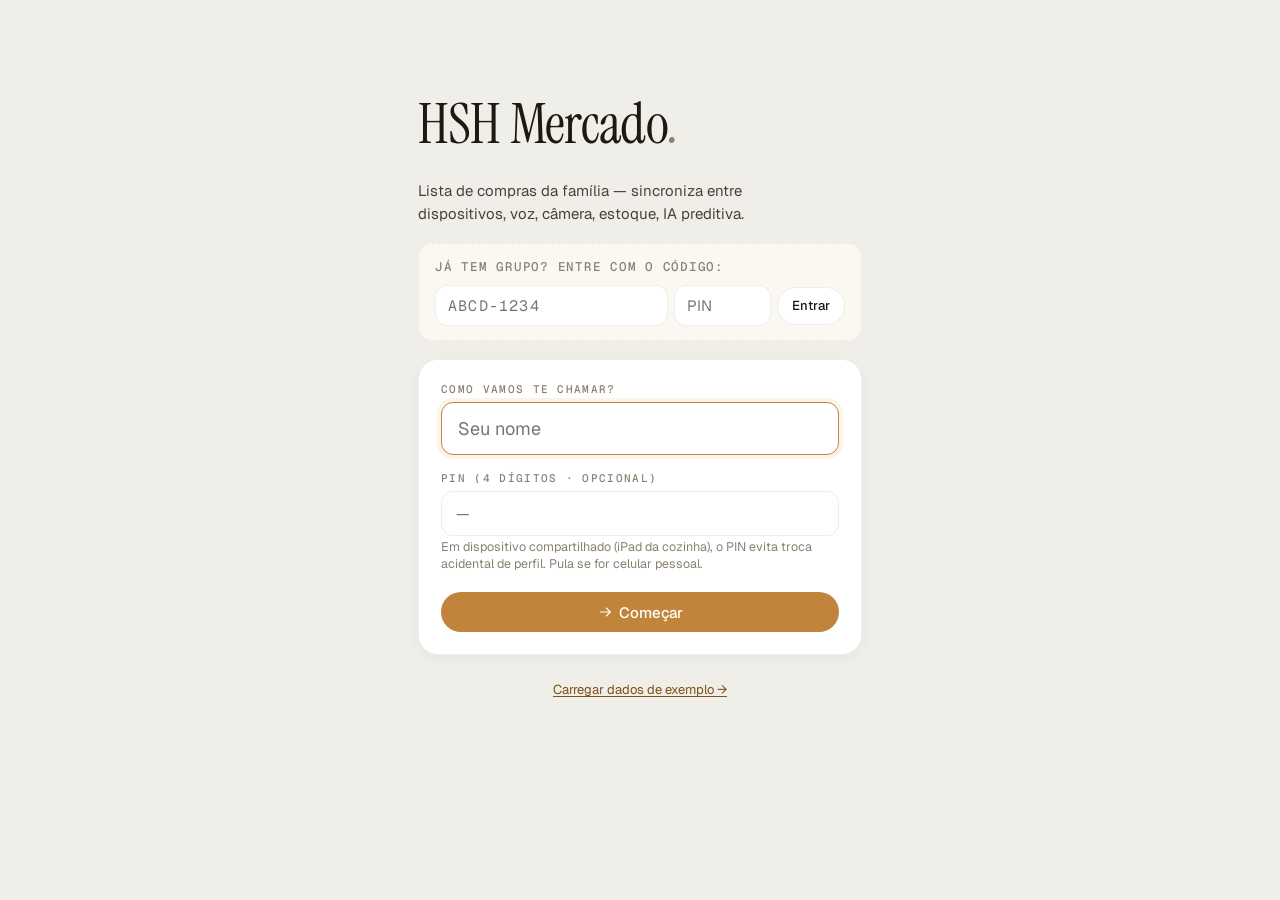
<file: index.html>
<!doctype html>
<html lang="pt-BR">
<head>
  <meta charset="utf-8" />
  <meta name="viewport" content="width=device-width, initial-scale=1, viewport-fit=cover" />
  <title>HSH Mercado — lista de compras inteligente</title>
  <meta name="description" content="Lista de compras com voz, câmera, estoque e IA preditiva. Funciona offline. Para a família toda." />
  <meta name="theme-color" content="#f4efe6" media="(prefers-color-scheme: light)" />
  <meta name="theme-color" content="#15110d" media="(prefers-color-scheme: dark)" />
  <meta name="apple-mobile-web-app-capable" content="yes" />
  <meta name="apple-mobile-web-app-status-bar-style" content="default" />
  <meta name="apple-mobile-web-app-title" content="HSH Mercado" />
  <meta name="mobile-web-app-capable" content="yes" />
  <link rel="manifest" href="manifest.json" />
  <link rel="icon" type="image/svg+xml" href="icon.svg" />
  <link rel="icon" type="image/png" sizes="192x192" href="icon-192.png" />
  <link rel="icon" type="image/png" sizes="512x512" href="icon-512.png" />
  <link rel="apple-touch-icon" href="apple-touch-icon.png" />
  <link rel="apple-touch-icon" sizes="180x180" href="apple-touch-icon.png" />

  <!-- Open Graph / Twitter (preview ao compartilhar em WhatsApp, Slack, etc.) -->
  <meta property="og:type" content="website" />
  <meta property="og:site_name" content="HSH Mercado" />
  <meta property="og:title" content="HSH Mercado — lista de compras inteligente" />
  <meta property="og:description" content="Lista, estoque e IA preditiva para a família. Voz, câmera, cupom fiscal. Funciona offline." />
  <meta property="og:image" content="https://lista.devbyle.co/icon-512.png" />
  <meta property="og:image:width" content="512" />
  <meta property="og:image:height" content="512" />
  <meta property="og:url" content="https://lista.devbyle.co/" />
  <meta property="og:locale" content="pt_BR" />
  <meta name="twitter:card" content="summary" />
  <meta name="twitter:title" content="HSH Mercado — lista de compras inteligente" />
  <meta name="twitter:description" content="Lista, estoque e IA preditiva para a família. Voz, câmera, cupom fiscal. Funciona offline." />
  <meta name="twitter:image" content="https://lista.devbyle.co/icon-512.png" />

  <link rel="preconnect" href="https://fonts.googleapis.com" />
  <link rel="preconnect" href="https://fonts.gstatic.com" crossorigin />
  <link
    href="https://fonts.googleapis.com/css2?family=Geist:wght@400;500;600;700&family=Geist+Mono:wght@400;500&family=Instrument+Serif:ital@0;1&display=swap"
    rel="stylesheet" />
  <link rel="stylesheet" href="styles.css" />
</head>
<body class="app-body">

<!-- ============================================================
     ÍCONES (SVG symbols) — usados pelo app via <use href="#ic-...">
     ============================================================ -->
<svg width="0" height="0" style="position:absolute" aria-hidden="true">
  <defs>
    <symbol id="ic-plus" viewBox="0 0 24 24"><path d="M12 5v14M5 12h14"/></symbol>
    <symbol id="ic-check" viewBox="0 0 24 24"><path d="M4 12.5l5 5L20 6"/></symbol>
    <symbol id="ic-x" viewBox="0 0 24 24"><path d="M5 5l14 14M19 5L5 19"/></symbol>
    <symbol id="ic-mic" viewBox="0 0 24 24">
      <rect x="9" y="3" width="6" height="12" rx="3" fill="currentColor" stroke="none"/>
      <path d="M5 11a7 7 0 0 0 14 0M12 18v3" fill="none"/>
    </symbol>
    <symbol id="ic-sparkle" viewBox="0 0 24 24">
      <path d="M12 3l1.6 4.6L18 9l-4.4 1.4L12 15l-1.6-4.6L6 9l4.4-1.4z" fill="currentColor" stroke="none"/>
      <path d="M19 16l.6 1.4L21 18l-1.4.6L19 20l-.6-1.4L17 18l1.4-.6z" fill="currentColor" stroke="none"/>
    </symbol>
    <symbol id="ic-search" viewBox="0 0 24 24"><circle cx="11" cy="11" r="6"/><path d="M20 20l-4.3-4.3"/></symbol>
    <symbol id="ic-scan" viewBox="0 0 24 24">
      <path d="M4 8V6a2 2 0 0 1 2-2h2M16 4h2a2 2 0 0 1 2 2v2M20 16v2a2 2 0 0 1-2 2h-2M8 20H6a2 2 0 0 1-2-2v-2"/>
      <path d="M4 12h16"/>
    </symbol>
    <symbol id="ic-camera" viewBox="0 0 24 24">
      <path d="M3 8a2 2 0 0 1 2-2h2.5l1.5-2h6l1.5 2H19a2 2 0 0 1 2 2v9a2 2 0 0 1-2 2H5a2 2 0 0 1-2-2z"/>
      <circle cx="12" cy="13" r="3.5"/>
    </symbol>
    <symbol id="ic-receipt" viewBox="0 0 24 24">
      <path d="M6 3h12v18l-2-1.5L14 21l-2-1.5L10 21l-2-1.5L6 21z"/>
      <path d="M9 8h6M9 12h6M9 16h4"/>
    </symbol>
    <symbol id="ic-chevron"   viewBox="0 0 24 24"><path d="M9 6l6 6-6 6"/></symbol>
    <symbol id="ic-chevron-d" viewBox="0 0 24 24"><path d="M6 9l6 6 6-6"/></symbol>
    <symbol id="ic-voice"     viewBox="0 0 24 24"><path d="M4 10v4M8 7v10M12 4v16M16 7v10M20 10v4"/></symbol>
    <symbol id="ic-bag"       viewBox="0 0 24 24">
      <path d="M5 8h14l-1.2 11.2A2 2 0 0 1 15.8 21H8.2a2 2 0 0 1-2-1.8L5 8z"/>
      <path d="M9 8V6a3 3 0 0 1 6 0v2"/>
    </symbol>
    <symbol id="ic-inventory" viewBox="0 0 24 24">
      <rect x="3" y="4" width="18" height="16" rx="2"/>
      <path d="M3 10h18M9 4v16"/>
    </symbol>
    <symbol id="ic-routines" viewBox="0 0 24 24">
      <circle cx="12" cy="12" r="9"/>
      <path d="M12 7v5l3 2"/>
    </symbol>
    <symbol id="ic-sliders" viewBox="0 0 24 24">
      <path d="M4 6h7M14 6h6M4 12h3M10 12h10M4 18h11M18 18h2"/>
      <circle cx="12" cy="6" r="1.6" fill="currentColor"/>
      <circle cx="8" cy="12" r="1.6" fill="currentColor"/>
      <circle cx="16" cy="18" r="1.6" fill="currentColor"/>
    </symbol>
    <symbol id="ic-arrow-r" viewBox="0 0 24 24"><path d="M5 12h14M14 6l6 6-6 6"/></symbol>
    <symbol id="ic-barcode" viewBox="0 0 24 24"><path d="M4 6v12M7 6v12M10 6v12M13 6v12M16 6v12M19 6v12"/></symbol>
    <symbol id="ic-sun" viewBox="0 0 24 24"><circle cx="12" cy="12" r="4"/><path d="M12 2v2M12 20v2M2 12h2M20 12h2M5 5l1.4 1.4M17.6 17.6L19 19M5 19l1.4-1.4M17.6 6.4L19 5"/></symbol>
    <symbol id="ic-bell" viewBox="0 0 24 24"><path d="M6 8a6 6 0 1 1 12 0c0 7 3 9 3 9H3s3-2 3-9M10 21a2 2 0 0 0 4 0"/></symbol>
    <symbol id="ic-image" viewBox="0 0 24 24"><rect x="3" y="3" width="18" height="18" rx="2"/><circle cx="8.5" cy="8.5" r="1.5"/><path d="M21 15l-5-5L5 21"/></symbol>
    <symbol id="ic-moon" viewBox="0 0 24 24"><path d="M21 12.79A9 9 0 1 1 11.21 3 7 7 0 0 0 21 12.79z" fill="currentColor"/></symbol>
    <symbol id="ic-upload" viewBox="0 0 24 24"><path d="M21 15v4a2 2 0 0 1-2 2H5a2 2 0 0 1-2-2v-4M17 8l-5-5-5 5M12 3v12"/></symbol>
  </defs>
</svg>

<div id="app" class="app">
  <!-- Splash inicial enquanto o JS carrega -->
  <div class="boot">
    <span class="boot__logo">H</span>
    <span class="boot__label">HSH Mercado</span>
  </div>
</div>

<noscript>
  <div style="padding:32px;font-family:system-ui;text-align:center">
    <h2>HSH Mercado precisa de JavaScript</h2>
    <p>O app funciona offline depois de carregado. Habilite JavaScript para usá-lo.</p>
  </div>
</noscript>

<script src="app.js" defer></script>
</body>
</html>
</file>
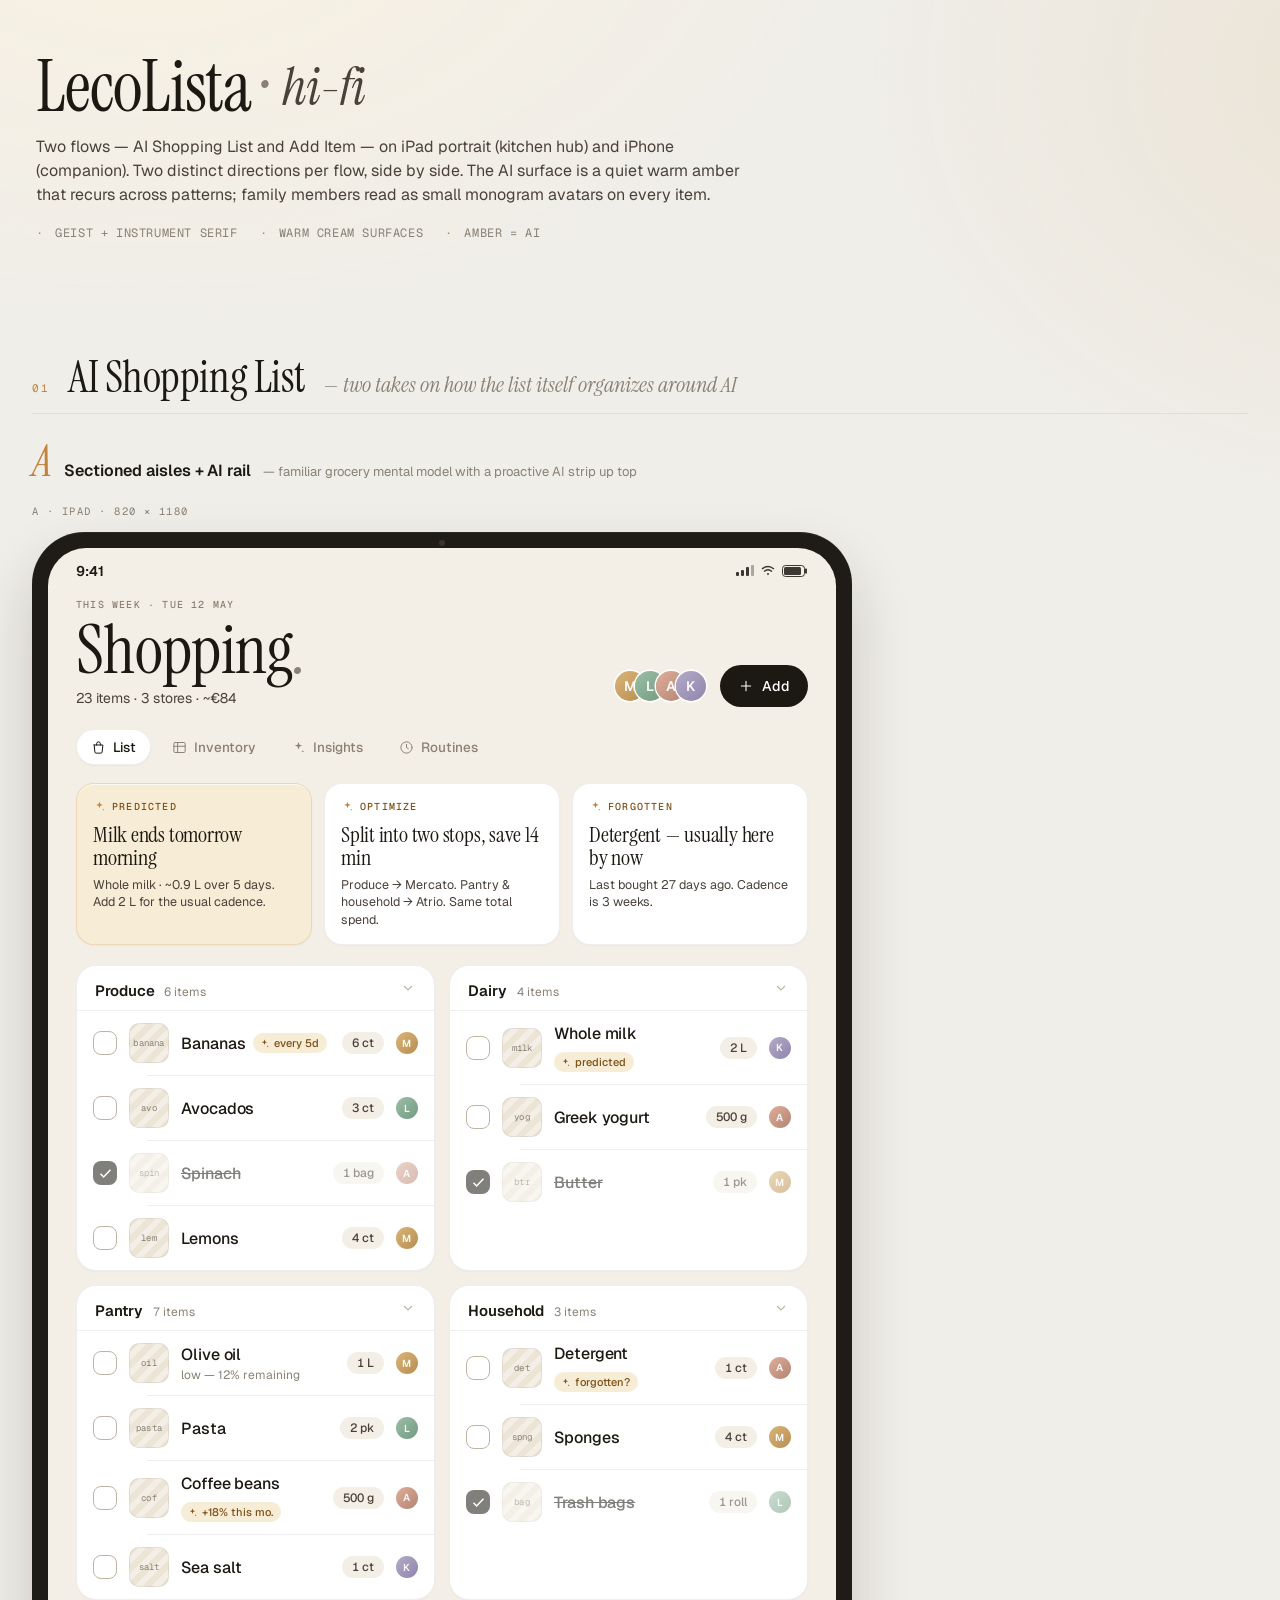
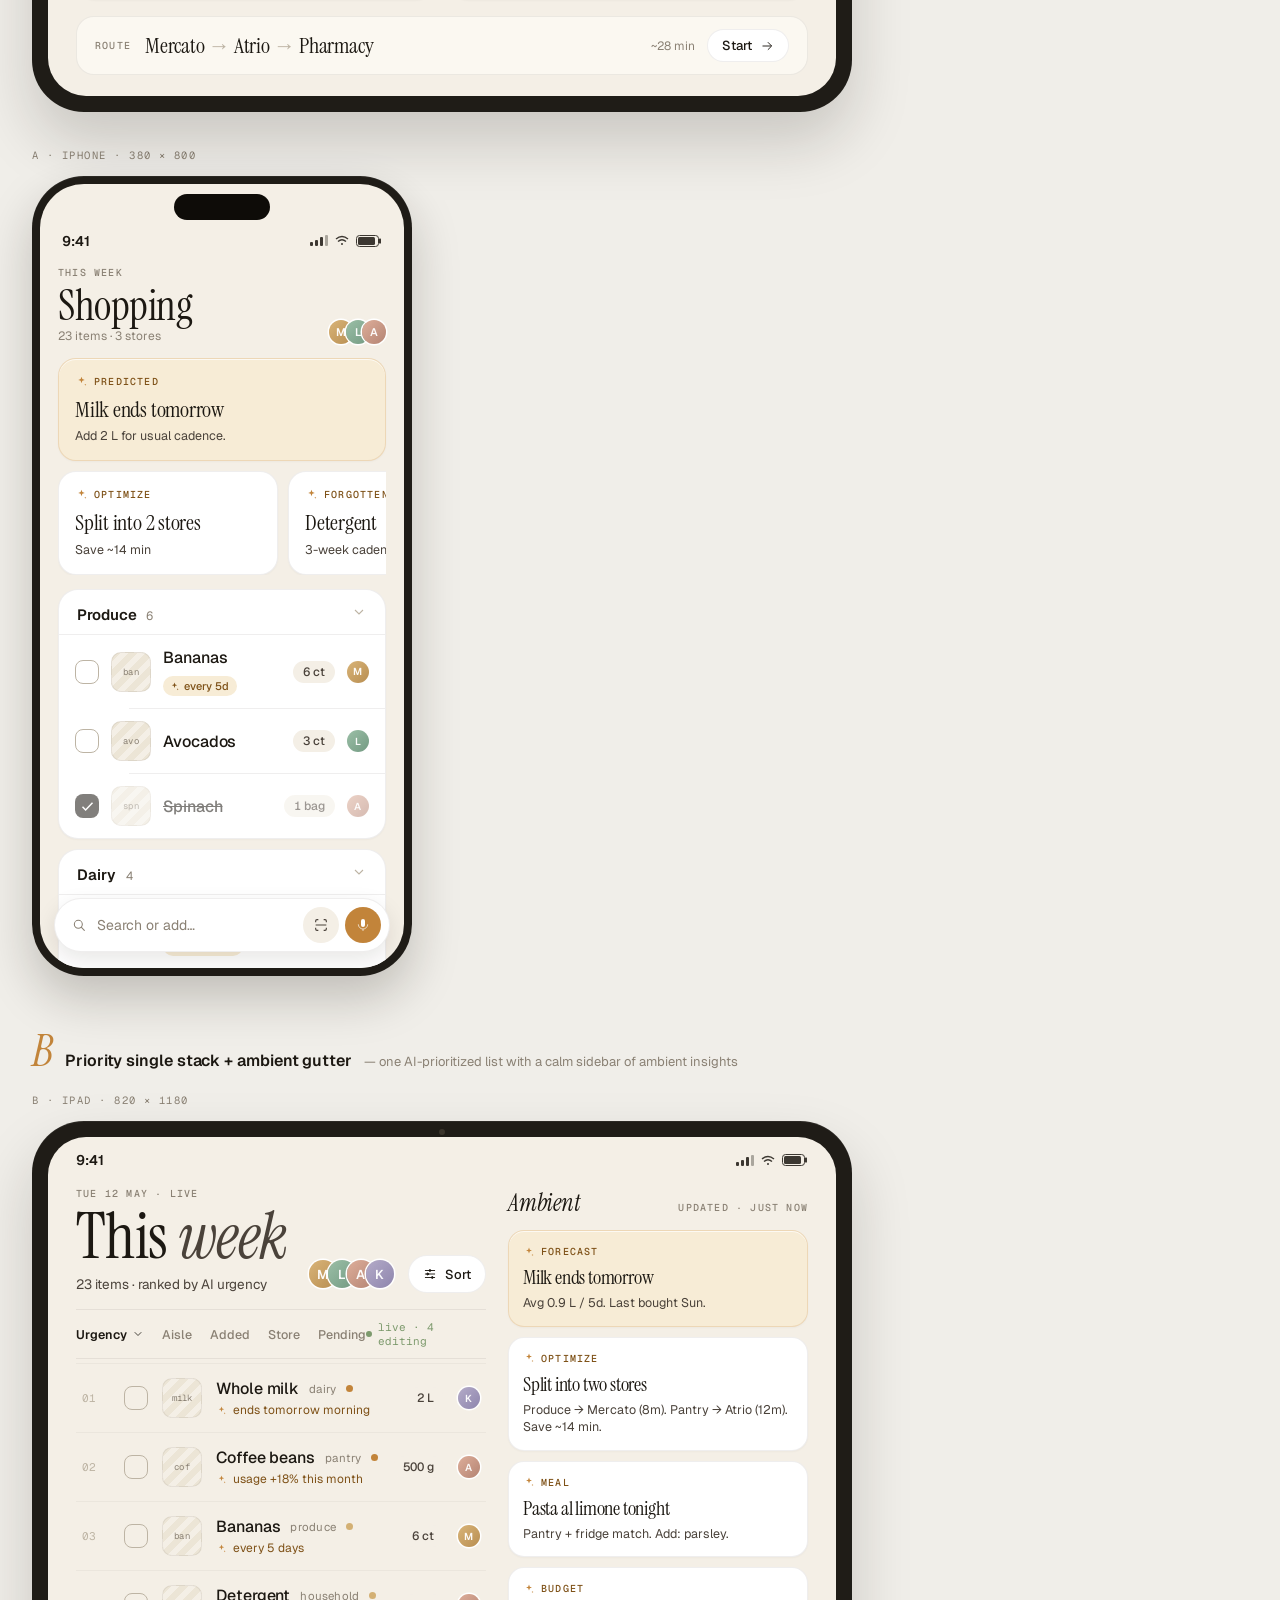
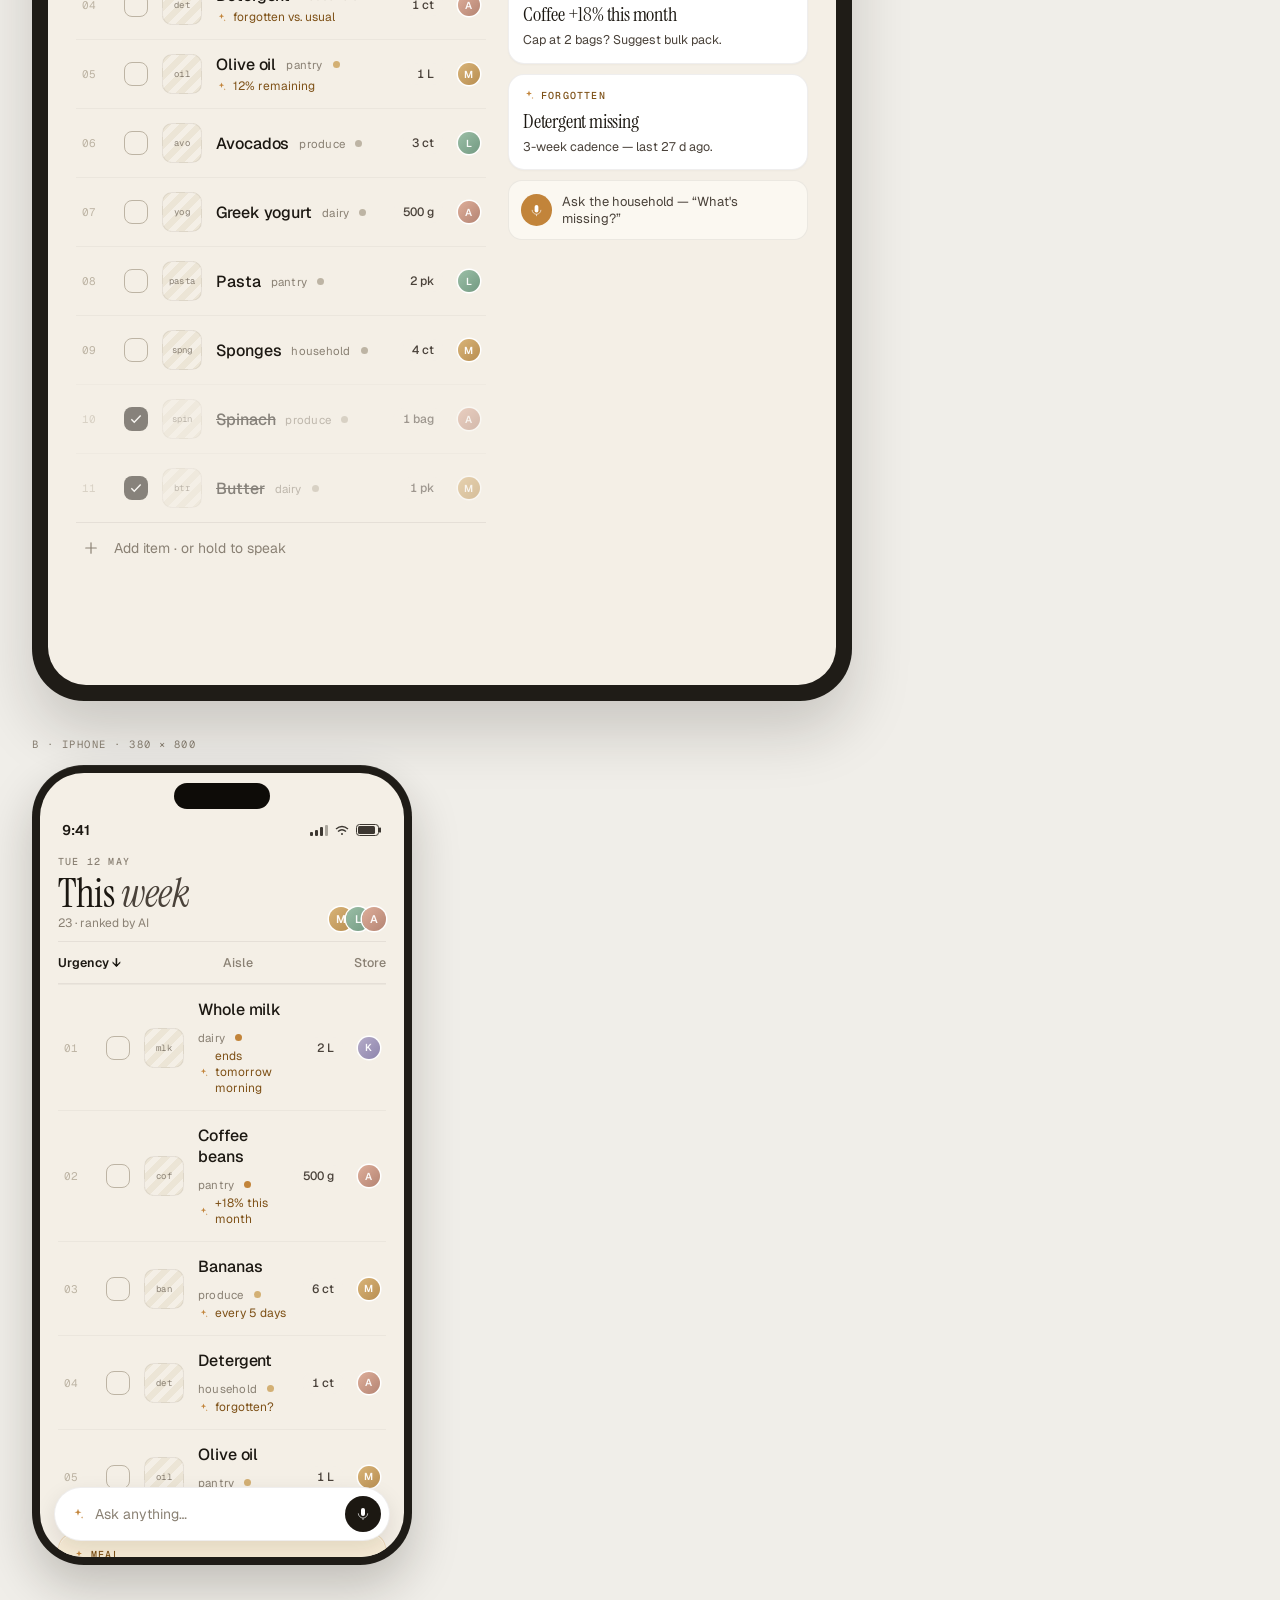
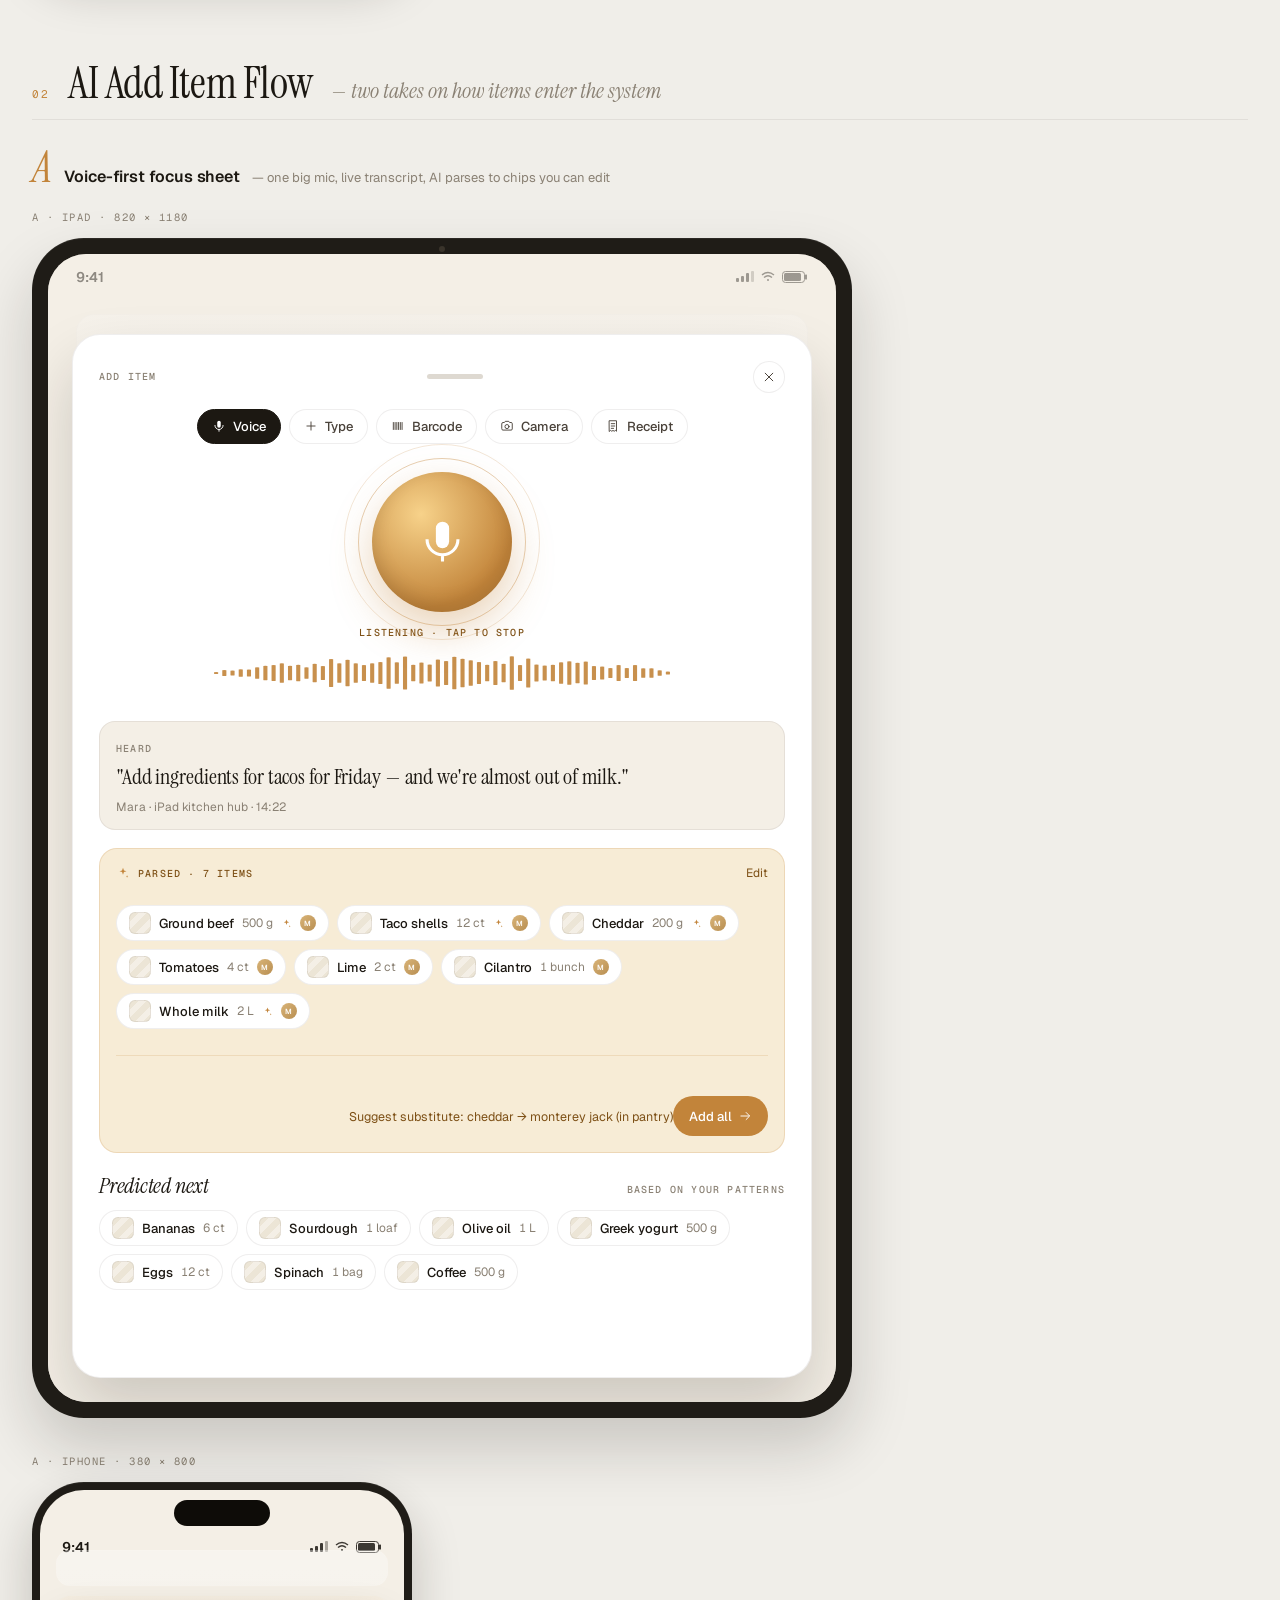
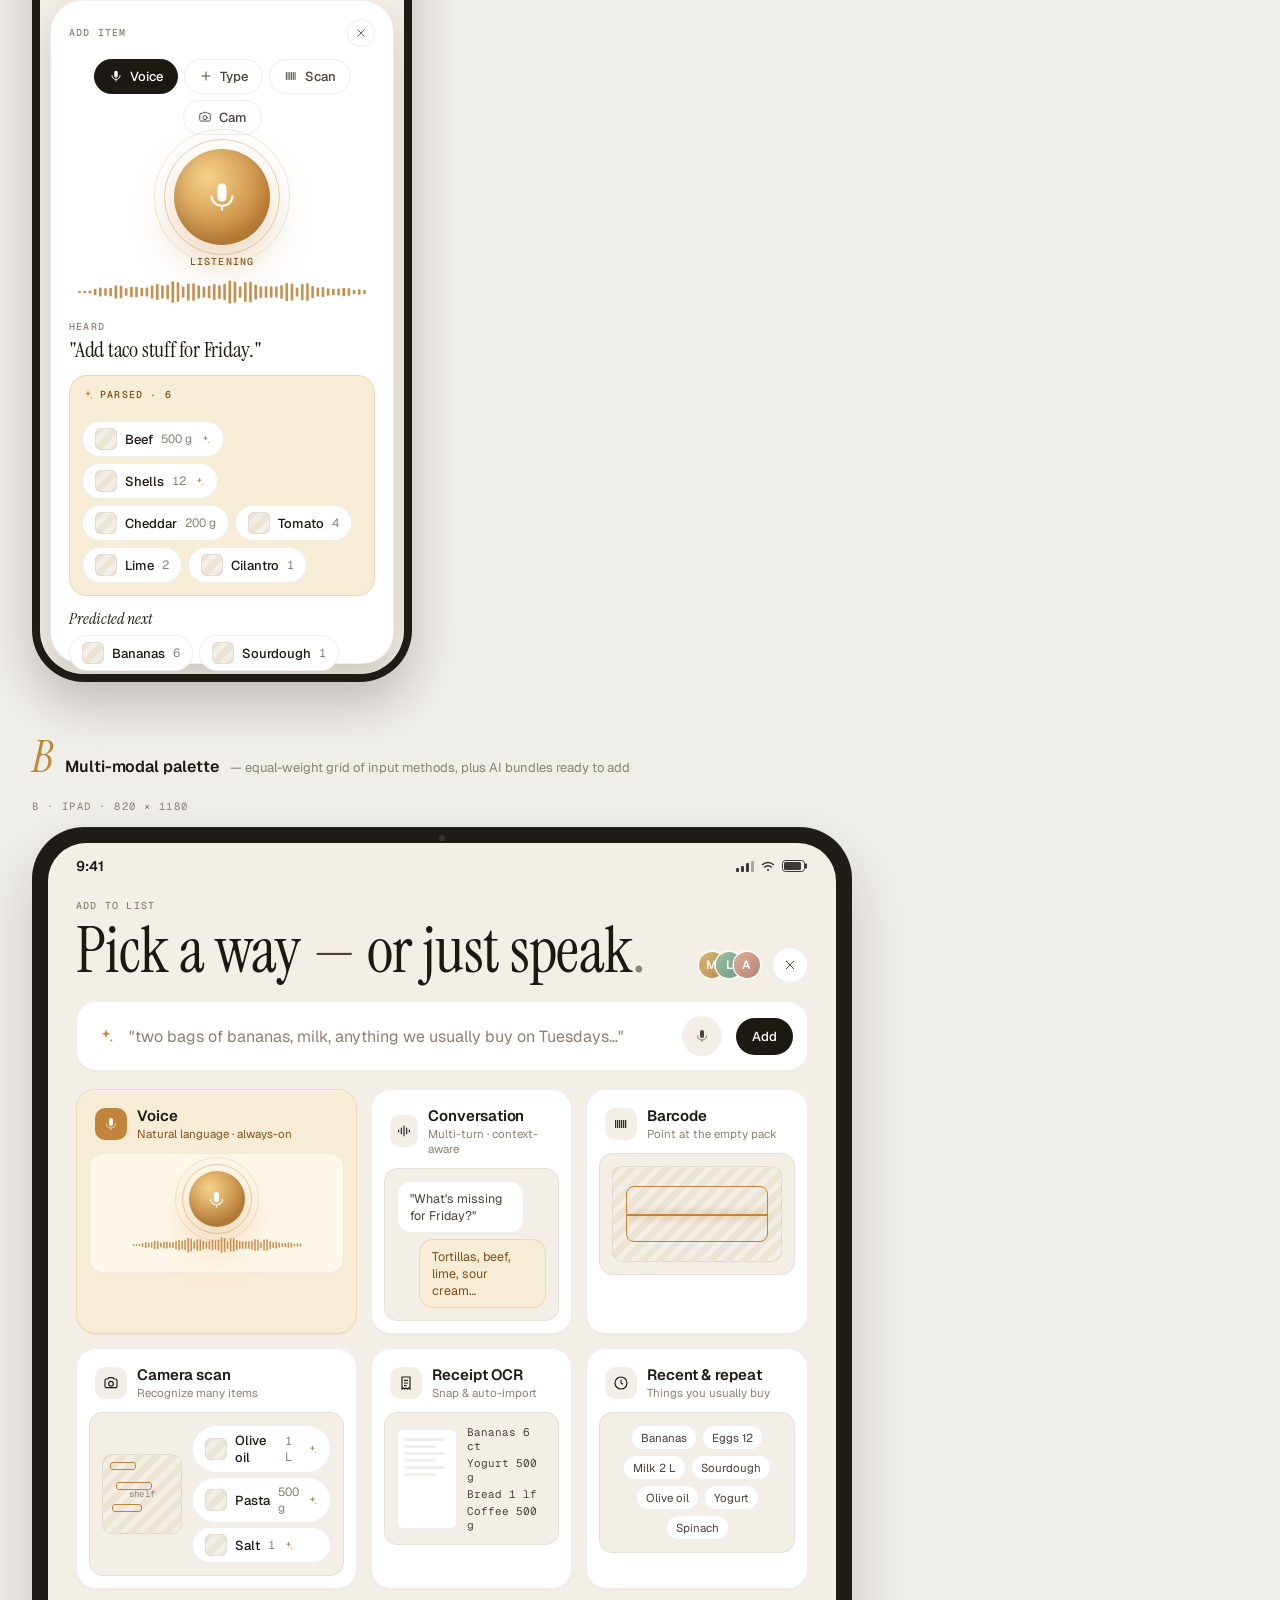
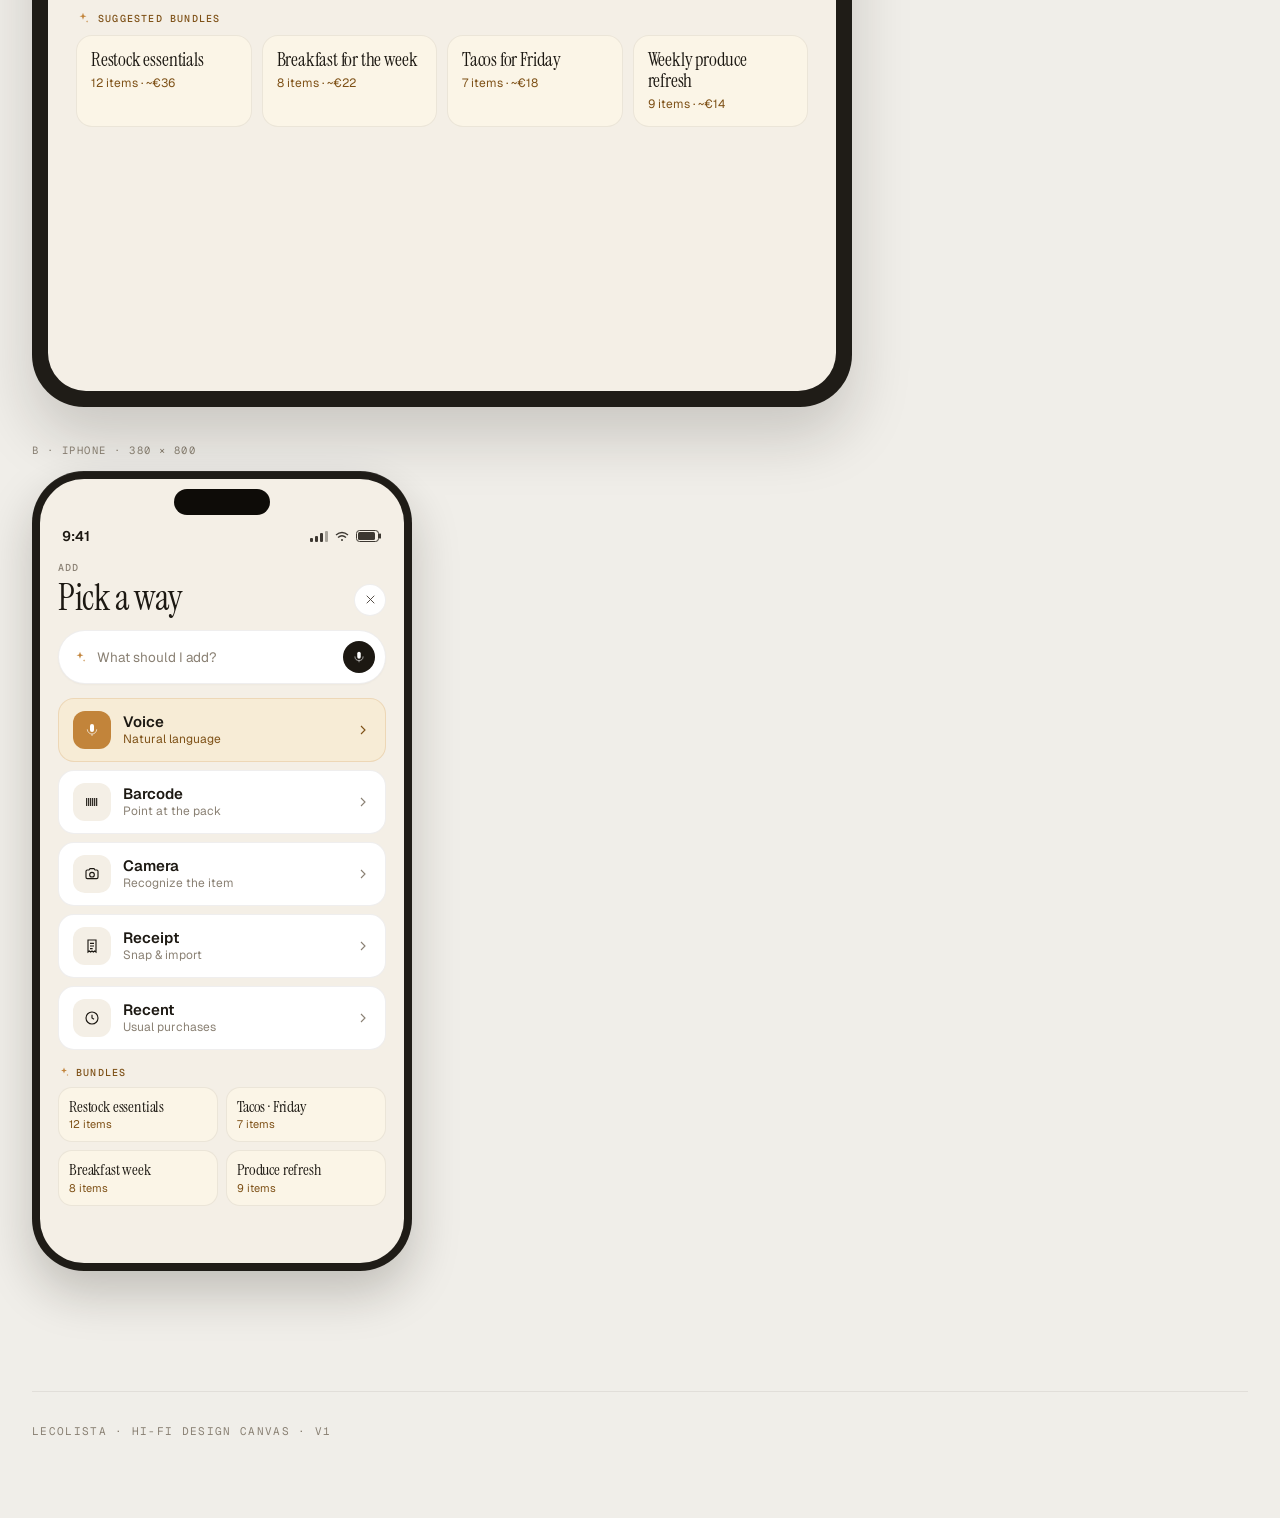
<file: canvas.html>
<!doctype html>
<html lang="en">
<head>
  <meta charset="utf-8" />
  <meta name="viewport" content="width=device-width, initial-scale=1" />
  <title>LecoLista · Hi-Fi — Shopping List & Add Item</title>
  <meta name="description" content="LecoLista — high-fidelity design canvas for an AI-assisted family shopping list. Two flows, two directions each, on iPad and iPhone." />

  <link rel="preconnect" href="https://fonts.googleapis.com" />
  <link rel="preconnect" href="https://fonts.gstatic.com" crossorigin />
  <link
    href="https://fonts.googleapis.com/css2?family=Geist:wght@400;500;600;700&family=Geist+Mono:wght@400;500&family=Instrument+Serif:ital@0;1&display=swap"
    rel="stylesheet" />
  <link rel="stylesheet" href="styles.css" />
</head>
<body>

<!-- ============================================================
     ICON DEFS — referenced via <use href="#ic-name"></use>
     stroke=currentColor, fill=none by default; "filled" icons override
     ============================================================ -->
<svg width="0" height="0" style="position:absolute" aria-hidden="true">
  <defs>
    <symbol id="ic-plus" viewBox="0 0 24 24"><path d="M12 5v14M5 12h14"/></symbol>
    <symbol id="ic-check" viewBox="0 0 24 24"><path d="M4 12.5l5 5L20 6"/></symbol>
    <symbol id="ic-x" viewBox="0 0 24 24"><path d="M5 5l14 14M19 5L5 19"/></symbol>
    <symbol id="ic-mic" viewBox="0 0 24 24">
      <rect x="9" y="3" width="6" height="12" rx="3" fill="currentColor" stroke="none"/>
      <path d="M5 11a7 7 0 0 0 14 0M12 18v3" fill="none"/>
    </symbol>
    <symbol id="ic-sparkle" viewBox="0 0 24 24">
      <path d="M12 3l1.6 4.6L18 9l-4.4 1.4L12 15l-1.6-4.6L6 9l4.4-1.4z" fill="currentColor" stroke="none"/>
      <path d="M19 16l.6 1.4L21 18l-1.4.6L19 20l-.6-1.4L17 18l1.4-.6z" fill="currentColor" stroke="none"/>
    </symbol>
    <symbol id="ic-search" viewBox="0 0 24 24"><circle cx="11" cy="11" r="6"/><path d="M20 20l-4.3-4.3"/></symbol>
    <symbol id="ic-scan" viewBox="0 0 24 24">
      <path d="M4 8V6a2 2 0 0 1 2-2h2M16 4h2a2 2 0 0 1 2 2v2M20 16v2a2 2 0 0 1-2 2h-2M8 20H6a2 2 0 0 1-2-2v-2"/>
      <path d="M4 12h16"/>
    </symbol>
    <symbol id="ic-camera" viewBox="0 0 24 24">
      <path d="M3 8a2 2 0 0 1 2-2h2.5l1.5-2h6l1.5 2H19a2 2 0 0 1 2 2v9a2 2 0 0 1-2 2H5a2 2 0 0 1-2-2z"/>
      <circle cx="12" cy="13" r="3.5"/>
    </symbol>
    <symbol id="ic-receipt" viewBox="0 0 24 24">
      <path d="M6 3h12v18l-2-1.5L14 21l-2-1.5L10 21l-2-1.5L6 21z"/>
      <path d="M9 8h6M9 12h6M9 16h4"/>
    </symbol>
    <symbol id="ic-chevron" viewBox="0 0 24 24"><path d="M9 6l6 6-6 6"/></symbol>
    <symbol id="ic-chevron-d" viewBox="0 0 24 24"><path d="M6 9l6 6 6-6"/></symbol>
    <symbol id="ic-voice" viewBox="0 0 24 24"><path d="M4 10v4M8 7v10M12 4v16M16 7v10M20 10v4"/></symbol>
    <symbol id="ic-bag" viewBox="0 0 24 24">
      <path d="M5 8h14l-1.2 11.2A2 2 0 0 1 15.8 21H8.2a2 2 0 0 1-2-1.8L5 8z"/>
      <path d="M9 8V6a3 3 0 0 1 6 0v2"/>
    </symbol>
    <symbol id="ic-inventory" viewBox="0 0 24 24">
      <rect x="3" y="4" width="18" height="16" rx="2"/>
      <path d="M3 10h18M9 4v16"/>
    </symbol>
    <symbol id="ic-routines" viewBox="0 0 24 24">
      <circle cx="12" cy="12" r="9"/>
      <path d="M12 7v5l3 2"/>
    </symbol>
    <symbol id="ic-sliders" viewBox="0 0 24 24">
      <path d="M4 6h7M14 6h6M4 12h3M10 12h10M4 18h11M18 18h2"/>
      <circle cx="12" cy="6" r="1.6" fill="currentColor"/>
      <circle cx="8" cy="12" r="1.6" fill="currentColor"/>
      <circle cx="16" cy="18" r="1.6" fill="currentColor"/>
    </symbol>
    <symbol id="ic-arrow-r" viewBox="0 0 24 24"><path d="M5 12h14M14 6l6 6-6 6"/></symbol>
    <symbol id="ic-barcode" viewBox="0 0 24 24"><path d="M4 6v12M7 6v12M10 6v12M13 6v12M16 6v12M19 6v12"/></symbol>

    <!-- Status bar indicators -->
    <symbol id="ic-signal" viewBox="0 0 18 11">
      <rect x="0" y="7" width="3" height="4" rx="1" fill="currentColor" stroke="none"/>
      <rect x="5" y="5" width="3" height="6" rx="1" fill="currentColor" stroke="none"/>
      <rect x="10" y="2" width="3" height="9" rx="1" fill="currentColor" stroke="none"/>
      <rect x="15" y="0" width="3" height="11" rx="1" fill="currentColor" stroke="none" opacity="0.4"/>
    </symbol>
    <symbol id="ic-wifi" viewBox="0 0 16 11">
      <path d="M2 4 Q 8 -1 14 4" fill="none" stroke="currentColor" stroke-width="1.4"/>
      <path d="M4 6.5 Q 8 3 12 6.5" fill="none" stroke="currentColor" stroke-width="1.4"/>
      <circle cx="8" cy="9" r="1" fill="currentColor" stroke="none"/>
    </symbol>
    <symbol id="ic-battery" viewBox="0 0 26 12">
      <rect x="0.5" y="0.5" width="22" height="11" rx="3" fill="none" stroke="currentColor" stroke-width="1"/>
      <rect x="2" y="2" width="17" height="8" rx="1.5" fill="currentColor" stroke="none"/>
      <rect x="23" y="3.5" width="2" height="5" rx="0.6" fill="currentColor" stroke="none"/>
    </symbol>
  </defs>
</svg>

<main class="canvas">

  <!-- ============================================================
       INTRO
       ============================================================ -->
  <header class="canvas__intro">
    <h1 class="canvas__title">
      LecoLista <span class="canvas__title-mark">·</span>
      <span class="canvas__title-sub">hi-fi</span>
    </h1>
    <p class="canvas__lede">
      Two flows — AI Shopping List and Add Item — on iPad portrait (kitchen hub)
      and iPhone (companion). Two distinct directions per flow, side by side.
      The AI surface is a quiet warm amber that recurs across patterns;
      family members read as small monogram avatars on every item.
    </p>
    <div class="canvas__meta">
      <span>Geist + Instrument Serif</span>
      <span>Warm cream surfaces</span>
      <span>Amber = AI</span>
    </div>
  </header>

  <!-- ============================================================
       SECTION 01 · AI SHOPPING LIST
       ============================================================ -->
  <section class="section" id="shopping">
    <header class="section__head">
      <span class="section__num">01</span>
      <h2 class="section__title">AI Shopping List</h2>
      <span class="section__sub">— two takes on how the list itself organizes around AI</span>
    </header>

    <!-- ─────────────── Direction A ─────────────── -->
    <article class="direction">
      <header class="direction__head">
        <span class="direction__letter">A</span>
        <span class="direction__name">Sectioned aisles + AI rail</span>
        <span class="direction__desc">— familiar grocery mental model with a proactive AI strip up top</span>
      </header>

      <div class="direction__row">

        <!-- ▸ A · iPad ▸ -->
        <div class="artboard">
          <span class="artboard__label">A · iPad · 820 × 1180</span>
          <div class="frame frame--ipad">
            <div class="frame__inner">

              <!-- Status bar -->
              <div class="status-bar">
                <span>9:41</span>
                <span class="status-bar__indicators">
                  <svg width="18" height="11"><use href="#ic-signal"/></svg>
                  <svg width="16" height="11"><use href="#ic-wifi"/></svg>
                  <svg width="26" height="12"><use href="#ic-battery"/></svg>
                </span>
              </div>

              <!-- Body -->
              <div class="shopping-pad">

                <header class="shopping-header">
                  <div class="shopping-header__title">
                    <span class="tag">This week · Tue 12 May</span>
                    <span class="display" style="font-size:68px">
                      Shopping<span style="color:var(--ink-3);font-style:italic">.</span>
                    </span>
                    <span class="shopping-header__count">23 items · 3 stores · ~€84</span>
                  </div>
                  <div class="shopping-header__actions">
                    <span class="avatar-stack avatar-stack--30">
                      <span class="avatar avatar--m avatar--30">M</span>
                      <span class="avatar avatar--l avatar--30">L</span>
                      <span class="avatar avatar--a avatar--30">A</span>
                      <span class="avatar avatar--k avatar--30">K</span>
                    </span>
                    <button class="btn">
                      <span class="icon" style="width:16px;height:16px">
                        <svg width="16" height="16" stroke-width="2"><use href="#ic-plus"/></svg>
                      </span>
                      Add
                    </button>
                  </div>
                </header>

                <!-- Tab strip -->
                <nav class="tab-strip" style="margin-bottom:18px">
                  <span class="tab tab--active">
                    <span class="icon"><svg width="15" height="15" stroke-width="1.7"><use href="#ic-bag"/></svg></span>
                    List
                  </span>
                  <span class="tab">
                    <span class="icon"><svg width="15" height="15" stroke-width="1.7"><use href="#ic-inventory"/></svg></span>
                    Inventory
                  </span>
                  <span class="tab">
                    <span class="icon"><svg width="15" height="15"><use href="#ic-sparkle"/></svg></span>
                    Insights
                  </span>
                  <span class="tab">
                    <span class="icon"><svg width="15" height="15" stroke-width="1.7"><use href="#ic-routines"/></svg></span>
                    Routines
                  </span>
                </nav>

                <!-- AI rail -->
                <div class="ai-rail" style="margin-bottom:20px">
                  <div class="ai-rail-card ai-rail-card--accent">
                    <div class="ai-rail-card__head">
                      <span class="ai-rail-card__sparkle"><svg width="13" height="13"><use href="#ic-sparkle"/></svg></span>
                      <span class="tag tag--ai">Predicted</span>
                    </div>
                    <div class="ai-rail-card__title">Milk ends tomorrow morning</div>
                    <div class="ai-rail-card__body">Whole milk · ~0.9 L over 5 days. Add 2 L for the usual cadence.</div>
                  </div>
                  <div class="ai-rail-card">
                    <div class="ai-rail-card__head">
                      <span class="ai-rail-card__sparkle"><svg width="13" height="13"><use href="#ic-sparkle"/></svg></span>
                      <span class="tag tag--ai">Optimize</span>
                    </div>
                    <div class="ai-rail-card__title">Split into two stops, save 14 min</div>
                    <div class="ai-rail-card__body">Produce → Mercato. Pantry &amp; household → Atrio. Same total spend.</div>
                  </div>
                  <div class="ai-rail-card">
                    <div class="ai-rail-card__head">
                      <span class="ai-rail-card__sparkle"><svg width="13" height="13"><use href="#ic-sparkle"/></svg></span>
                      <span class="tag tag--ai">Forgotten</span>
                    </div>
                    <div class="ai-rail-card__title">Detergent — usually here by now</div>
                    <div class="ai-rail-card__body">Last bought 27 days ago. Cadence is 3 weeks.</div>
                  </div>
                </div>

                <!-- Aisles grid 2×2 -->
                <div class="aisles-grid">

                  <!-- Produce -->
                  <div class="card card--flush" style="border-radius:20px">
                    <header class="aisle__head">
                      <span class="aisle__title">
                        <span class="aisle__title-text">Produce</span>
                        <span class="aisle__count">6 items</span>
                      </span>
                      <span class="aisle__chev"><svg width="16" height="16" stroke="currentColor" fill="none" stroke-width="1.6"><use href="#ic-chevron-d"/></svg></span>
                    </header>
                    <hr class="hr" />
                    <div class="item-row">
                      <span class="check"><svg class="check__mark" width="15" height="15" stroke="#fff" stroke-width="2.4" fill="none"><use href="#ic-check"/></svg></span>
                      <span class="thumb">banana</span>
                      <div class="item-row__body">
                        <div class="item-row__line">
                          <span class="item-row__name">Bananas</span>
                          <span class="ai-badge"><svg width="11" height="11"><use href="#ic-sparkle"/></svg>every 5d</span>
                        </div>
                      </div>
                      <span class="qty">6 ct</span>
                      <span class="avatar avatar--m avatar--22">M</span>
                    </div>
                    <hr class="hr hr--inset" />
                    <div class="item-row">
                      <span class="check"><svg class="check__mark" width="15" height="15" stroke="#fff" stroke-width="2.4" fill="none"><use href="#ic-check"/></svg></span>
                      <span class="thumb">avo</span>
                      <div class="item-row__body">
                        <div class="item-row__line"><span class="item-row__name">Avocados</span></div>
                      </div>
                      <span class="qty">3 ct</span>
                      <span class="avatar avatar--l avatar--22">L</span>
                    </div>
                    <hr class="hr hr--inset" />
                    <div class="item-row item-row--done">
                      <span class="check check--done"><svg class="check__mark" width="15" height="15" stroke="#fff" stroke-width="2.4" fill="none"><use href="#ic-check"/></svg></span>
                      <span class="thumb">spin</span>
                      <div class="item-row__body">
                        <div class="item-row__line"><span class="item-row__name">Spinach</span></div>
                      </div>
                      <span class="qty">1 bag</span>
                      <span class="avatar avatar--a avatar--22">A</span>
                    </div>
                    <hr class="hr hr--inset" />
                    <div class="item-row">
                      <span class="check"><svg class="check__mark" width="15" height="15" stroke="#fff" stroke-width="2.4" fill="none"><use href="#ic-check"/></svg></span>
                      <span class="thumb">lem</span>
                      <div class="item-row__body">
                        <div class="item-row__line"><span class="item-row__name">Lemons</span></div>
                      </div>
                      <span class="qty">4 ct</span>
                      <span class="avatar avatar--m avatar--22">M</span>
                    </div>
                  </div>

                  <!-- Dairy -->
                  <div class="card card--flush" style="border-radius:20px">
                    <header class="aisle__head">
                      <span class="aisle__title">
                        <span class="aisle__title-text">Dairy</span>
                        <span class="aisle__count">4 items</span>
                      </span>
                      <span class="aisle__chev"><svg width="16" height="16" stroke="currentColor" fill="none" stroke-width="1.6"><use href="#ic-chevron-d"/></svg></span>
                    </header>
                    <hr class="hr" />
                    <div class="item-row">
                      <span class="check"><svg class="check__mark" width="15" height="15" stroke="#fff" stroke-width="2.4" fill="none"><use href="#ic-check"/></svg></span>
                      <span class="thumb">milk</span>
                      <div class="item-row__body">
                        <div class="item-row__line">
                          <span class="item-row__name">Whole milk</span>
                          <span class="ai-badge"><svg width="11" height="11"><use href="#ic-sparkle"/></svg>predicted</span>
                        </div>
                      </div>
                      <span class="qty">2 L</span>
                      <span class="avatar avatar--k avatar--22">K</span>
                    </div>
                    <hr class="hr hr--inset" />
                    <div class="item-row">
                      <span class="check"><svg class="check__mark" width="15" height="15" stroke="#fff" stroke-width="2.4" fill="none"><use href="#ic-check"/></svg></span>
                      <span class="thumb">yog</span>
                      <div class="item-row__body">
                        <div class="item-row__line"><span class="item-row__name">Greek yogurt</span></div>
                      </div>
                      <span class="qty">500 g</span>
                      <span class="avatar avatar--a avatar--22">A</span>
                    </div>
                    <hr class="hr hr--inset" />
                    <div class="item-row item-row--done">
                      <span class="check check--done"><svg class="check__mark" width="15" height="15" stroke="#fff" stroke-width="2.4" fill="none"><use href="#ic-check"/></svg></span>
                      <span class="thumb">btr</span>
                      <div class="item-row__body">
                        <div class="item-row__line"><span class="item-row__name">Butter</span></div>
                      </div>
                      <span class="qty">1 pk</span>
                      <span class="avatar avatar--m avatar--22">M</span>
                    </div>
                  </div>

                  <!-- Pantry -->
                  <div class="card card--flush" style="border-radius:20px">
                    <header class="aisle__head">
                      <span class="aisle__title">
                        <span class="aisle__title-text">Pantry</span>
                        <span class="aisle__count">7 items</span>
                      </span>
                      <span class="aisle__chev"><svg width="16" height="16" stroke="currentColor" fill="none" stroke-width="1.6"><use href="#ic-chevron-d"/></svg></span>
                    </header>
                    <hr class="hr" />
                    <div class="item-row">
                      <span class="check"><svg class="check__mark" width="15" height="15" stroke="#fff" stroke-width="2.4" fill="none"><use href="#ic-check"/></svg></span>
                      <span class="thumb">oil</span>
                      <div class="item-row__body">
                        <div class="item-row__line"><span class="item-row__name">Olive oil</span></div>
                        <div class="item-row__note">low — 12% remaining</div>
                      </div>
                      <span class="qty">1 L</span>
                      <span class="avatar avatar--m avatar--22">M</span>
                    </div>
                    <hr class="hr hr--inset" />
                    <div class="item-row">
                      <span class="check"><svg class="check__mark" width="15" height="15" stroke="#fff" stroke-width="2.4" fill="none"><use href="#ic-check"/></svg></span>
                      <span class="thumb">pasta</span>
                      <div class="item-row__body">
                        <div class="item-row__line"><span class="item-row__name">Pasta</span></div>
                      </div>
                      <span class="qty">2 pk</span>
                      <span class="avatar avatar--l avatar--22">L</span>
                    </div>
                    <hr class="hr hr--inset" />
                    <div class="item-row">
                      <span class="check"><svg class="check__mark" width="15" height="15" stroke="#fff" stroke-width="2.4" fill="none"><use href="#ic-check"/></svg></span>
                      <span class="thumb">cof</span>
                      <div class="item-row__body">
                        <div class="item-row__line">
                          <span class="item-row__name">Coffee beans</span>
                          <span class="ai-badge"><svg width="11" height="11"><use href="#ic-sparkle"/></svg>+18% this mo.</span>
                        </div>
                      </div>
                      <span class="qty">500 g</span>
                      <span class="avatar avatar--a avatar--22">A</span>
                    </div>
                    <hr class="hr hr--inset" />
                    <div class="item-row">
                      <span class="check"><svg class="check__mark" width="15" height="15" stroke="#fff" stroke-width="2.4" fill="none"><use href="#ic-check"/></svg></span>
                      <span class="thumb">salt</span>
                      <div class="item-row__body">
                        <div class="item-row__line"><span class="item-row__name">Sea salt</span></div>
                      </div>
                      <span class="qty">1 ct</span>
                      <span class="avatar avatar--k avatar--22">K</span>
                    </div>
                  </div>

                  <!-- Household -->
                  <div class="card card--flush" style="border-radius:20px">
                    <header class="aisle__head">
                      <span class="aisle__title">
                        <span class="aisle__title-text">Household</span>
                        <span class="aisle__count">3 items</span>
                      </span>
                      <span class="aisle__chev"><svg width="16" height="16" stroke="currentColor" fill="none" stroke-width="1.6"><use href="#ic-chevron-d"/></svg></span>
                    </header>
                    <hr class="hr" />
                    <div class="item-row">
                      <span class="check"><svg class="check__mark" width="15" height="15" stroke="#fff" stroke-width="2.4" fill="none"><use href="#ic-check"/></svg></span>
                      <span class="thumb">det</span>
                      <div class="item-row__body">
                        <div class="item-row__line">
                          <span class="item-row__name">Detergent</span>
                          <span class="ai-badge"><svg width="11" height="11"><use href="#ic-sparkle"/></svg>forgotten?</span>
                        </div>
                      </div>
                      <span class="qty">1 ct</span>
                      <span class="avatar avatar--a avatar--22">A</span>
                    </div>
                    <hr class="hr hr--inset" />
                    <div class="item-row">
                      <span class="check"><svg class="check__mark" width="15" height="15" stroke="#fff" stroke-width="2.4" fill="none"><use href="#ic-check"/></svg></span>
                      <span class="thumb">spng</span>
                      <div class="item-row__body">
                        <div class="item-row__line"><span class="item-row__name">Sponges</span></div>
                      </div>
                      <span class="qty">4 ct</span>
                      <span class="avatar avatar--m avatar--22">M</span>
                    </div>
                    <hr class="hr hr--inset" />
                    <div class="item-row item-row--done">
                      <span class="check check--done"><svg class="check__mark" width="15" height="15" stroke="#fff" stroke-width="2.4" fill="none"><use href="#ic-check"/></svg></span>
                      <span class="thumb">bag</span>
                      <div class="item-row__body">
                        <div class="item-row__line"><span class="item-row__name">Trash bags</span></div>
                      </div>
                      <span class="qty">1 roll</span>
                      <span class="avatar avatar--l avatar--22">L</span>
                    </div>
                  </div>

                </div><!-- /aisles-grid -->

                <!-- Route bar -->
                <div class="route-bar">
                  <div class="route-bar__left">
                    <span class="tag">Route</span>
                    <span class="route-bar__path">
                      Mercato <span class="arrow">→</span> Atrio <span class="arrow">→</span> Pharmacy
                    </span>
                  </div>
                  <div class="route-bar__right">
                    <span class="route-bar__time">~28 min</span>
                    <button class="btn btn--ghost btn--sm">
                      Start
                      <span class="icon"><svg width="14" height="14" stroke-width="1.7"><use href="#ic-arrow-r"/></svg></span>
                    </button>
                  </div>
                </div>

              </div><!-- /shopping-pad -->
            </div><!-- /frame__inner -->
          </div><!-- /frame -->
        </div><!-- /artboard -->

        <!-- ▸ A · iPhone ▸ -->
        <div class="artboard">
          <span class="artboard__label">A · iPhone · 380 × 800</span>
          <div class="frame frame--iphone">
            <div class="frame__inner">

              <div class="status-bar status-bar--phone">
                <span>9:41</span>
                <span class="status-bar__indicators">
                  <svg width="18" height="11"><use href="#ic-signal"/></svg>
                  <svg width="16" height="11"><use href="#ic-wifi"/></svg>
                  <svg width="26" height="12"><use href="#ic-battery"/></svg>
                </span>
              </div>

              <div style="padding:4px 18px 100px">

                <header style="display:flex;justify-content:space-between;align-items:flex-end">
                  <div>
                    <span class="tag">This week</span>
                    <div style="margin-top:4px"><span class="display" style="font-size:42px">Shopping</span></div>
                    <div style="font-size:12px;color:var(--ink-3);font-variant-numeric:tabular-nums;margin-top:2px">23 items · 3 stores</div>
                  </div>
                  <span class="avatar-stack avatar-stack--24">
                    <span class="avatar avatar--m avatar--24">M</span>
                    <span class="avatar avatar--l avatar--24">L</span>
                    <span class="avatar avatar--a avatar--24">A</span>
                  </span>
                </header>

                <!-- Pinned AI card -->
                <div style="margin-top:14px">
                  <div class="ai-rail-card ai-rail-card--accent">
                    <div class="ai-rail-card__head">
                      <span class="ai-rail-card__sparkle"><svg width="13" height="13"><use href="#ic-sparkle"/></svg></span>
                      <span class="tag tag--ai">Predicted</span>
                    </div>
                    <div class="ai-rail-card__title">Milk ends tomorrow</div>
                    <div class="ai-rail-card__body">Add 2 L for usual cadence.</div>
                  </div>
                </div>

                <!-- Horizontal rail (peek) -->
                <div style="margin-top:10px;display:flex;gap:10px;overflow:hidden">
                  <div style="min-width:220px">
                    <div class="ai-rail-card">
                      <div class="ai-rail-card__head">
                        <span class="ai-rail-card__sparkle"><svg width="13" height="13"><use href="#ic-sparkle"/></svg></span>
                        <span class="tag tag--ai">Optimize</span>
                      </div>
                      <div class="ai-rail-card__title">Split into 2 stores</div>
                      <div class="ai-rail-card__body">Save ~14 min</div>
                    </div>
                  </div>
                  <div style="min-width:220px">
                    <div class="ai-rail-card">
                      <div class="ai-rail-card__head">
                        <span class="ai-rail-card__sparkle"><svg width="13" height="13"><use href="#ic-sparkle"/></svg></span>
                        <span class="tag tag--ai">Forgotten</span>
                      </div>
                      <div class="ai-rail-card__title">Detergent</div>
                      <div class="ai-rail-card__body">3-week cadence</div>
                    </div>
                  </div>
                </div>

                <!-- Aisles -->
                <div style="margin-top:14px;display:flex;flex-direction:column;gap:10px">

                  <div class="card card--flush" style="border-radius:20px">
                    <header class="aisle__head">
                      <span class="aisle__title">
                        <span class="aisle__title-text">Produce</span>
                        <span class="aisle__count">6</span>
                      </span>
                      <span class="aisle__chev"><svg width="16" height="16" stroke="currentColor" fill="none" stroke-width="1.6"><use href="#ic-chevron-d"/></svg></span>
                    </header>
                    <hr class="hr" />
                    <div class="item-row">
                      <span class="check"><svg class="check__mark" width="15" height="15" stroke="#fff" stroke-width="2.4" fill="none"><use href="#ic-check"/></svg></span>
                      <span class="thumb">ban</span>
                      <div class="item-row__body">
                        <div class="item-row__line">
                          <span class="item-row__name">Bananas</span>
                          <span class="ai-badge"><svg width="11" height="11"><use href="#ic-sparkle"/></svg>every 5d</span>
                        </div>
                      </div>
                      <span class="qty">6 ct</span>
                      <span class="avatar avatar--m avatar--22">M</span>
                    </div>
                    <hr class="hr hr--inset" />
                    <div class="item-row">
                      <span class="check"><svg class="check__mark" width="15" height="15" stroke="#fff" stroke-width="2.4" fill="none"><use href="#ic-check"/></svg></span>
                      <span class="thumb">avo</span>
                      <div class="item-row__body"><div class="item-row__line"><span class="item-row__name">Avocados</span></div></div>
                      <span class="qty">3 ct</span>
                      <span class="avatar avatar--l avatar--22">L</span>
                    </div>
                    <hr class="hr hr--inset" />
                    <div class="item-row item-row--done">
                      <span class="check check--done"><svg class="check__mark" width="15" height="15" stroke="#fff" stroke-width="2.4" fill="none"><use href="#ic-check"/></svg></span>
                      <span class="thumb">spn</span>
                      <div class="item-row__body"><div class="item-row__line"><span class="item-row__name">Spinach</span></div></div>
                      <span class="qty">1 bag</span>
                      <span class="avatar avatar--a avatar--22">A</span>
                    </div>
                  </div>

                  <div class="card card--flush" style="border-radius:20px">
                    <header class="aisle__head">
                      <span class="aisle__title">
                        <span class="aisle__title-text">Dairy</span>
                        <span class="aisle__count">4</span>
                      </span>
                      <span class="aisle__chev"><svg width="16" height="16" stroke="currentColor" fill="none" stroke-width="1.6"><use href="#ic-chevron-d"/></svg></span>
                    </header>
                    <hr class="hr" />
                    <div class="item-row">
                      <span class="check"><svg class="check__mark" width="15" height="15" stroke="#fff" stroke-width="2.4" fill="none"><use href="#ic-check"/></svg></span>
                      <span class="thumb">mlk</span>
                      <div class="item-row__body">
                        <div class="item-row__line">
                          <span class="item-row__name">Whole milk</span>
                          <span class="ai-badge"><svg width="11" height="11"><use href="#ic-sparkle"/></svg>predicted</span>
                        </div>
                      </div>
                      <span class="qty">2 L</span>
                      <span class="avatar avatar--k avatar--22">K</span>
                    </div>
                    <hr class="hr hr--inset" />
                    <div class="item-row">
                      <span class="check"><svg class="check__mark" width="15" height="15" stroke="#fff" stroke-width="2.4" fill="none"><use href="#ic-check"/></svg></span>
                      <span class="thumb">yog</span>
                      <div class="item-row__body"><div class="item-row__line"><span class="item-row__name">Yogurt</span></div></div>
                      <span class="qty">500 g</span>
                      <span class="avatar avatar--a avatar--22">A</span>
                    </div>
                  </div>

                  <div class="card card--flush" style="border-radius:20px">
                    <header class="aisle__head">
                      <span class="aisle__title">
                        <span class="aisle__title-text">Pantry</span>
                        <span class="aisle__count">7</span>
                      </span>
                      <span class="aisle__chev"><svg width="16" height="16" stroke="currentColor" fill="none" stroke-width="1.6"><use href="#ic-chevron-d"/></svg></span>
                    </header>
                    <hr class="hr" />
                    <div class="item-row">
                      <span class="check"><svg class="check__mark" width="15" height="15" stroke="#fff" stroke-width="2.4" fill="none"><use href="#ic-check"/></svg></span>
                      <span class="thumb">oil</span>
                      <div class="item-row__body">
                        <div class="item-row__line"><span class="item-row__name">Olive oil</span></div>
                        <div class="item-row__note">low — 12%</div>
                      </div>
                      <span class="qty">1 L</span>
                      <span class="avatar avatar--m avatar--22">M</span>
                    </div>
                    <hr class="hr hr--inset" />
                    <div class="item-row">
                      <span class="check"><svg class="check__mark" width="15" height="15" stroke="#fff" stroke-width="2.4" fill="none"><use href="#ic-check"/></svg></span>
                      <span class="thumb">cof</span>
                      <div class="item-row__body">
                        <div class="item-row__line">
                          <span class="item-row__name">Coffee</span>
                          <span class="ai-badge"><svg width="11" height="11"><use href="#ic-sparkle"/></svg>+18% mo.</span>
                        </div>
                      </div>
                      <span class="qty">500 g</span>
                      <span class="avatar avatar--a avatar--22">A</span>
                    </div>
                  </div>

                </div>

              </div>

              <!-- Add bar -->
              <div class="add-bar">
                <span class="add-bar__left">
                  <span class="icon"><svg width="16" height="16" stroke-width="1.7"><use href="#ic-search"/></svg></span>
                  <span class="add-bar__placeholder">Search or add…</span>
                </span>
                <span class="add-bar__buttons">
                  <button class="icon-btn"><svg width="16" height="16" stroke-width="1.7" stroke="currentColor" fill="none"><use href="#ic-scan"/></svg></button>
                  <button class="icon-btn icon-btn--ai"><svg width="16" height="16" stroke="#fff" fill="none"><use href="#ic-mic"/></svg></button>
                </span>
              </div>

            </div><!-- /frame__inner -->
          </div>
        </div><!-- /artboard -->

      </div><!-- /direction__row -->
    </article><!-- /direction A -->

    <!-- ─────────────── Direction B ─────────────── -->
    <article class="direction">
      <header class="direction__head">
        <span class="direction__letter">B</span>
        <span class="direction__name">Priority single stack + ambient gutter</span>
        <span class="direction__desc">— one AI-prioritized list with a calm sidebar of ambient insights</span>
      </header>

      <div class="direction__row">

        <!-- ▸ B · iPad ▸ -->
        <div class="artboard">
          <span class="artboard__label">B · iPad · 820 × 1180</span>
          <div class="frame frame--ipad">
            <div class="frame__inner">

              <div class="status-bar">
                <span>9:41</span>
                <span class="status-bar__indicators">
                  <svg width="18" height="11"><use href="#ic-signal"/></svg>
                  <svg width="16" height="11"><use href="#ic-wifi"/></svg>
                  <svg width="26" height="12"><use href="#ic-battery"/></svg>
                </span>
              </div>

              <div class="shopping-pad-b">

                <!-- LEFT — priority stack -->
                <div>
                  <header class="shopping-header" style="margin-bottom:16px">
                    <div class="shopping-header__title">
                      <span class="tag">Tue 12 May · live</span>
                      <span class="display" style="font-size:64px">
                        This <em>week</em>
                      </span>
                      <span class="shopping-header__count" style="font-size:13.5px">23 items · ranked by AI urgency</span>
                    </div>
                    <div class="shopping-header__actions">
                      <span class="avatar-stack avatar-stack--28">
                        <span class="avatar avatar--m avatar--28">M</span>
                        <span class="avatar avatar--l avatar--28">L</span>
                        <span class="avatar avatar--a avatar--28">A</span>
                        <span class="avatar avatar--k avatar--28">K</span>
                      </span>
                      <button class="btn btn--ghost">
                        <span class="icon"><svg width="14" height="14" stroke-width="1.7"><use href="#ic-sliders"/></svg></span>
                        Sort
                      </button>
                    </div>
                  </header>

                  <!-- Toolbar -->
                  <div class="toolbar" style="margin-bottom:4px">
                    <div class="toolbar__group">
                      <span class="toolbar__sort toolbar__sort--active">
                        Urgency<span class="icon"><svg width="12" height="12" stroke-width="1.8"><use href="#ic-chevron-d"/></svg></span>
                      </span>
                      <span class="toolbar__sort">Aisle</span>
                      <span class="toolbar__sort">Added</span>
                      <span class="toolbar__sort">Store</span>
                      <span class="toolbar__sort">Pending</span>
                    </div>
                    <span class="toolbar__live">live · 4 editing</span>
                  </div>

                  <!-- Priority rows -->
                  <div>
                    <div class="priority">
                      <span class="priority__rank">01</span>
                      <span class="check"><svg class="check__mark" width="14" height="14" stroke="#fff" stroke-width="2.4" fill="none"><use href="#ic-check"/></svg></span>
                      <span class="thumb">milk</span>
                      <div class="priority__body">
                        <div class="priority__line">
                          <span class="priority__name">Whole milk</span>
                          <span class="priority__cat">dairy</span>
                          <span class="priority__dot priority__dot--high"></span>
                        </div>
                        <div class="priority__hint">
                          <span class="icon"><svg width="11" height="11"><use href="#ic-sparkle"/></svg></span>
                          <span>ends tomorrow morning</span>
                        </div>
                      </div>
                      <span class="qty">2 L</span>
                      <span class="avatar avatar--k avatar--22">K</span>
                    </div>

                    <div class="priority">
                      <span class="priority__rank">02</span>
                      <span class="check"><svg class="check__mark" width="14" height="14" stroke="#fff" stroke-width="2.4" fill="none"><use href="#ic-check"/></svg></span>
                      <span class="thumb">cof</span>
                      <div class="priority__body">
                        <div class="priority__line">
                          <span class="priority__name">Coffee beans</span>
                          <span class="priority__cat">pantry</span>
                          <span class="priority__dot priority__dot--high"></span>
                        </div>
                        <div class="priority__hint">
                          <span class="icon"><svg width="11" height="11"><use href="#ic-sparkle"/></svg></span>
                          <span>usage +18% this month</span>
                        </div>
                      </div>
                      <span class="qty">500 g</span>
                      <span class="avatar avatar--a avatar--22">A</span>
                    </div>

                    <div class="priority">
                      <span class="priority__rank">03</span>
                      <span class="check"><svg class="check__mark" width="14" height="14" stroke="#fff" stroke-width="2.4" fill="none"><use href="#ic-check"/></svg></span>
                      <span class="thumb">ban</span>
                      <div class="priority__body">
                        <div class="priority__line">
                          <span class="priority__name">Bananas</span>
                          <span class="priority__cat">produce</span>
                          <span class="priority__dot priority__dot--mid"></span>
                        </div>
                        <div class="priority__hint">
                          <span class="icon"><svg width="11" height="11"><use href="#ic-sparkle"/></svg></span>
                          <span>every 5 days</span>
                        </div>
                      </div>
                      <span class="qty">6 ct</span>
                      <span class="avatar avatar--m avatar--22">M</span>
                    </div>

                    <div class="priority">
                      <span class="priority__rank">04</span>
                      <span class="check"><svg class="check__mark" width="14" height="14" stroke="#fff" stroke-width="2.4" fill="none"><use href="#ic-check"/></svg></span>
                      <span class="thumb">det</span>
                      <div class="priority__body">
                        <div class="priority__line">
                          <span class="priority__name">Detergent</span>
                          <span class="priority__cat">household</span>
                          <span class="priority__dot priority__dot--mid"></span>
                        </div>
                        <div class="priority__hint">
                          <span class="icon"><svg width="11" height="11"><use href="#ic-sparkle"/></svg></span>
                          <span>forgotten vs. usual</span>
                        </div>
                      </div>
                      <span class="qty">1 ct</span>
                      <span class="avatar avatar--a avatar--22">A</span>
                    </div>

                    <div class="priority">
                      <span class="priority__rank">05</span>
                      <span class="check"><svg class="check__mark" width="14" height="14" stroke="#fff" stroke-width="2.4" fill="none"><use href="#ic-check"/></svg></span>
                      <span class="thumb">oil</span>
                      <div class="priority__body">
                        <div class="priority__line">
                          <span class="priority__name">Olive oil</span>
                          <span class="priority__cat">pantry</span>
                          <span class="priority__dot priority__dot--mid"></span>
                        </div>
                        <div class="priority__hint">
                          <span class="icon"><svg width="11" height="11"><use href="#ic-sparkle"/></svg></span>
                          <span>12% remaining</span>
                        </div>
                      </div>
                      <span class="qty">1 L</span>
                      <span class="avatar avatar--m avatar--22">M</span>
                    </div>

                    <div class="priority">
                      <span class="priority__rank">06</span>
                      <span class="check"><svg class="check__mark" width="14" height="14" stroke="#fff" stroke-width="2.4" fill="none"><use href="#ic-check"/></svg></span>
                      <span class="thumb">avo</span>
                      <div class="priority__body">
                        <div class="priority__line">
                          <span class="priority__name">Avocados</span>
                          <span class="priority__cat">produce</span>
                          <span class="priority__dot"></span>
                        </div>
                      </div>
                      <span class="qty">3 ct</span>
                      <span class="avatar avatar--l avatar--22">L</span>
                    </div>

                    <div class="priority">
                      <span class="priority__rank">07</span>
                      <span class="check"><svg class="check__mark" width="14" height="14" stroke="#fff" stroke-width="2.4" fill="none"><use href="#ic-check"/></svg></span>
                      <span class="thumb">yog</span>
                      <div class="priority__body">
                        <div class="priority__line">
                          <span class="priority__name">Greek yogurt</span>
                          <span class="priority__cat">dairy</span>
                          <span class="priority__dot"></span>
                        </div>
                      </div>
                      <span class="qty">500 g</span>
                      <span class="avatar avatar--a avatar--22">A</span>
                    </div>

                    <div class="priority">
                      <span class="priority__rank">08</span>
                      <span class="check"><svg class="check__mark" width="14" height="14" stroke="#fff" stroke-width="2.4" fill="none"><use href="#ic-check"/></svg></span>
                      <span class="thumb">pasta</span>
                      <div class="priority__body">
                        <div class="priority__line">
                          <span class="priority__name">Pasta</span>
                          <span class="priority__cat">pantry</span>
                          <span class="priority__dot"></span>
                        </div>
                      </div>
                      <span class="qty">2 pk</span>
                      <span class="avatar avatar--l avatar--22">L</span>
                    </div>

                    <div class="priority">
                      <span class="priority__rank">09</span>
                      <span class="check"><svg class="check__mark" width="14" height="14" stroke="#fff" stroke-width="2.4" fill="none"><use href="#ic-check"/></svg></span>
                      <span class="thumb">spng</span>
                      <div class="priority__body">
                        <div class="priority__line">
                          <span class="priority__name">Sponges</span>
                          <span class="priority__cat">household</span>
                          <span class="priority__dot"></span>
                        </div>
                      </div>
                      <span class="qty">4 ct</span>
                      <span class="avatar avatar--m avatar--22">M</span>
                    </div>

                    <div class="priority priority--done">
                      <span class="priority__rank">10</span>
                      <span class="check check--done"><svg class="check__mark" width="14" height="14" stroke="#fff" stroke-width="2.4" fill="none"><use href="#ic-check"/></svg></span>
                      <span class="thumb">spin</span>
                      <div class="priority__body">
                        <div class="priority__line">
                          <span class="priority__name">Spinach</span>
                          <span class="priority__cat">produce</span>
                          <span class="priority__dot"></span>
                        </div>
                      </div>
                      <span class="qty">1 bag</span>
                      <span class="avatar avatar--a avatar--22">A</span>
                    </div>

                    <div class="priority priority--done">
                      <span class="priority__rank">11</span>
                      <span class="check check--done"><svg class="check__mark" width="14" height="14" stroke="#fff" stroke-width="2.4" fill="none"><use href="#ic-check"/></svg></span>
                      <span class="thumb">btr</span>
                      <div class="priority__body">
                        <div class="priority__line">
                          <span class="priority__name">Butter</span>
                          <span class="priority__cat">dairy</span>
                          <span class="priority__dot"></span>
                        </div>
                      </div>
                      <span class="qty">1 pk</span>
                      <span class="avatar avatar--m avatar--22">M</span>
                    </div>

                    <div class="priority-add">
                      <span class="icon"><svg width="18" height="18" stroke-width="1.6"><use href="#ic-plus"/></svg></span>
                      <span>Add item · or hold to speak</span>
                    </div>
                  </div>
                </div>

                <!-- RIGHT — ambient gutter -->
                <aside>
                  <header class="gutter__head">
                    <span class="gutter__title">Ambient</span>
                    <span class="tag">updated · just now</span>
                  </header>
                  <div class="gutter__list">
                    <div class="insight-card insight-card--accent">
                      <div class="insight-card__head">
                        <span class="insight-card__sparkle"><svg width="12" height="12"><use href="#ic-sparkle"/></svg></span>
                        <span class="tag tag--ai">Forecast</span>
                      </div>
                      <div class="insight-card__title">Milk ends tomorrow</div>
                      <div class="insight-card__body">Avg 0.9 L / 5d. Last bought Sun.</div>
                    </div>
                    <div class="insight-card">
                      <div class="insight-card__head">
                        <span class="insight-card__sparkle"><svg width="12" height="12"><use href="#ic-sparkle"/></svg></span>
                        <span class="tag tag--ai">Optimize</span>
                      </div>
                      <div class="insight-card__title">Split into two stores</div>
                      <div class="insight-card__body">Produce → Mercato (8m). Pantry → Atrio (12m). Save ~14 min.</div>
                    </div>
                    <div class="insight-card">
                      <div class="insight-card__head">
                        <span class="insight-card__sparkle"><svg width="12" height="12"><use href="#ic-sparkle"/></svg></span>
                        <span class="tag tag--ai">Meal</span>
                      </div>
                      <div class="insight-card__title">Pasta al limone tonight</div>
                      <div class="insight-card__body">Pantry + fridge match. Add: parsley.</div>
                    </div>
                    <div class="insight-card">
                      <div class="insight-card__head">
                        <span class="insight-card__sparkle"><svg width="12" height="12"><use href="#ic-sparkle"/></svg></span>
                        <span class="tag tag--ai">Budget</span>
                      </div>
                      <div class="insight-card__title">Coffee +18% this month</div>
                      <div class="insight-card__body">Cap at 2 bags? Suggest bulk pack.</div>
                    </div>
                    <div class="insight-card">
                      <div class="insight-card__head">
                        <span class="insight-card__sparkle"><svg width="12" height="12"><use href="#ic-sparkle"/></svg></span>
                        <span class="tag tag--ai">Forgotten</span>
                      </div>
                      <div class="insight-card__title">Detergent missing</div>
                      <div class="insight-card__body">3-week cadence — last 27 d ago.</div>
                    </div>
                    <div class="ambient-ask">
                      <span class="ambient-ask__avatar">
                        <svg width="15" height="15" stroke="#fff" fill="none"><use href="#ic-mic"/></svg>
                      </span>
                      <span class="ambient-ask__text">Ask the household — “What's missing?”</span>
                    </div>
                  </div>
                </aside>

              </div><!-- /shopping-pad-b -->
            </div>
          </div>
        </div><!-- /artboard -->

        <!-- ▸ B · iPhone ▸ -->
        <div class="artboard">
          <span class="artboard__label">B · iPhone · 380 × 800</span>
          <div class="frame frame--iphone">
            <div class="frame__inner">

              <div class="status-bar status-bar--phone">
                <span>9:41</span>
                <span class="status-bar__indicators">
                  <svg width="18" height="11"><use href="#ic-signal"/></svg>
                  <svg width="16" height="11"><use href="#ic-wifi"/></svg>
                  <svg width="26" height="12"><use href="#ic-battery"/></svg>
                </span>
              </div>

              <div style="padding:4px 18px 110px">

                <header style="display:flex;justify-content:space-between;align-items:flex-end">
                  <div>
                    <span class="tag">Tue 12 May</span>
                    <div style="margin-top:4px"><span class="display" style="font-size:40px">This <em>week</em></span></div>
                    <div style="font-size:12px;color:var(--ink-3);margin-top:2px">23 · ranked by AI</div>
                  </div>
                  <span class="avatar-stack avatar-stack--24">
                    <span class="avatar avatar--m avatar--24">M</span>
                    <span class="avatar avatar--l avatar--24">L</span>
                    <span class="avatar avatar--a avatar--24">A</span>
                  </span>
                </header>

                <!-- Mini sort -->
                <div class="toolbar toolbar--phone">
                  <span class="toolbar__sort toolbar__sort--active">Urgency ↓</span>
                  <span class="toolbar__sort">Aisle</span>
                  <span class="toolbar__sort">Store</span>
                </div>

                <!-- Priority rows -->
                <div>
                  <div class="priority">
                    <span class="priority__rank">01</span>
                    <span class="check"><svg class="check__mark" width="14" height="14" stroke="#fff" stroke-width="2.4" fill="none"><use href="#ic-check"/></svg></span>
                    <span class="thumb">mlk</span>
                    <div class="priority__body">
                      <div class="priority__line">
                        <span class="priority__name">Whole milk</span>
                        <span class="priority__cat">dairy</span>
                        <span class="priority__dot priority__dot--high"></span>
                      </div>
                      <div class="priority__hint">
                        <span class="icon"><svg width="11" height="11"><use href="#ic-sparkle"/></svg></span>
                        <span>ends tomorrow morning</span>
                      </div>
                    </div>
                    <span class="qty">2 L</span>
                    <span class="avatar avatar--k avatar--22">K</span>
                  </div>

                  <div class="priority">
                    <span class="priority__rank">02</span>
                    <span class="check"><svg class="check__mark" width="14" height="14" stroke="#fff" stroke-width="2.4" fill="none"><use href="#ic-check"/></svg></span>
                    <span class="thumb">cof</span>
                    <div class="priority__body">
                      <div class="priority__line">
                        <span class="priority__name">Coffee beans</span>
                        <span class="priority__cat">pantry</span>
                        <span class="priority__dot priority__dot--high"></span>
                      </div>
                      <div class="priority__hint">
                        <span class="icon"><svg width="11" height="11"><use href="#ic-sparkle"/></svg></span>
                        <span>+18% this month</span>
                      </div>
                    </div>
                    <span class="qty">500 g</span>
                    <span class="avatar avatar--a avatar--22">A</span>
                  </div>

                  <div class="priority">
                    <span class="priority__rank">03</span>
                    <span class="check"><svg class="check__mark" width="14" height="14" stroke="#fff" stroke-width="2.4" fill="none"><use href="#ic-check"/></svg></span>
                    <span class="thumb">ban</span>
                    <div class="priority__body">
                      <div class="priority__line">
                        <span class="priority__name">Bananas</span>
                        <span class="priority__cat">produce</span>
                        <span class="priority__dot priority__dot--mid"></span>
                      </div>
                      <div class="priority__hint">
                        <span class="icon"><svg width="11" height="11"><use href="#ic-sparkle"/></svg></span>
                        <span>every 5 days</span>
                      </div>
                    </div>
                    <span class="qty">6 ct</span>
                    <span class="avatar avatar--m avatar--22">M</span>
                  </div>

                  <div class="priority">
                    <span class="priority__rank">04</span>
                    <span class="check"><svg class="check__mark" width="14" height="14" stroke="#fff" stroke-width="2.4" fill="none"><use href="#ic-check"/></svg></span>
                    <span class="thumb">det</span>
                    <div class="priority__body">
                      <div class="priority__line">
                        <span class="priority__name">Detergent</span>
                        <span class="priority__cat">household</span>
                        <span class="priority__dot priority__dot--mid"></span>
                      </div>
                      <div class="priority__hint">
                        <span class="icon"><svg width="11" height="11"><use href="#ic-sparkle"/></svg></span>
                        <span>forgotten?</span>
                      </div>
                    </div>
                    <span class="qty">1 ct</span>
                    <span class="avatar avatar--a avatar--22">A</span>
                  </div>

                  <div class="priority">
                    <span class="priority__rank">05</span>
                    <span class="check"><svg class="check__mark" width="14" height="14" stroke="#fff" stroke-width="2.4" fill="none"><use href="#ic-check"/></svg></span>
                    <span class="thumb">oil</span>
                    <div class="priority__body">
                      <div class="priority__line">
                        <span class="priority__name">Olive oil</span>
                        <span class="priority__cat">pantry</span>
                        <span class="priority__dot priority__dot--mid"></span>
                      </div>
                      <div class="priority__hint">
                        <span class="icon"><svg width="11" height="11"><use href="#ic-sparkle"/></svg></span>
                        <span>12% left</span>
                      </div>
                    </div>
                    <span class="qty">1 L</span>
                    <span class="avatar avatar--m avatar--22">M</span>
                  </div>
                </div>

                <!-- Inline insight -->
                <div style="margin:10px 0">
                  <div class="insight-card insight-card--accent">
                    <div class="insight-card__head">
                      <span class="insight-card__sparkle"><svg width="12" height="12"><use href="#ic-sparkle"/></svg></span>
                      <span class="tag tag--ai">Meal</span>
                    </div>
                    <div class="insight-card__title">Pasta al limone tonight</div>
                    <div class="insight-card__body">Add: parsley.</div>
                  </div>
                </div>

                <div>
                  <div class="priority">
                    <span class="priority__rank">06</span>
                    <span class="check"><svg class="check__mark" width="14" height="14" stroke="#fff" stroke-width="2.4" fill="none"><use href="#ic-check"/></svg></span>
                    <span class="thumb">avo</span>
                    <div class="priority__body">
                      <div class="priority__line">
                        <span class="priority__name">Avocados</span>
                        <span class="priority__cat">produce</span>
                        <span class="priority__dot"></span>
                      </div>
                    </div>
                    <span class="qty">3 ct</span>
                    <span class="avatar avatar--l avatar--22">L</span>
                  </div>
                  <div class="priority">
                    <span class="priority__rank">07</span>
                    <span class="check"><svg class="check__mark" width="14" height="14" stroke="#fff" stroke-width="2.4" fill="none"><use href="#ic-check"/></svg></span>
                    <span class="thumb">yog</span>
                    <div class="priority__body">
                      <div class="priority__line">
                        <span class="priority__name">Yogurt</span>
                        <span class="priority__cat">dairy</span>
                        <span class="priority__dot"></span>
                      </div>
                    </div>
                    <span class="qty">500 g</span>
                    <span class="avatar avatar--a avatar--22">A</span>
                  </div>
                  <div class="priority priority--done">
                    <span class="priority__rank">08</span>
                    <span class="check check--done"><svg class="check__mark" width="14" height="14" stroke="#fff" stroke-width="2.4" fill="none"><use href="#ic-check"/></svg></span>
                    <span class="thumb">spn</span>
                    <div class="priority__body">
                      <div class="priority__line">
                        <span class="priority__name">Spinach</span>
                        <span class="priority__cat">produce</span>
                        <span class="priority__dot"></span>
                      </div>
                    </div>
                    <span class="qty">1 bag</span>
                    <span class="avatar avatar--a avatar--22">A</span>
                  </div>
                </div>

              </div>

              <!-- Bottom ask bar -->
              <div class="add-bar">
                <span class="add-bar__left">
                  <span class="icon" style="color:var(--ai)"><svg width="14" height="14"><use href="#ic-sparkle"/></svg></span>
                  <span class="add-bar__placeholder">Ask anything…</span>
                </span>
                <button class="icon-btn icon-btn--ink"><svg width="16" height="16" stroke="#fff" fill="none"><use href="#ic-mic"/></svg></button>
              </div>

            </div>
          </div>
        </div><!-- /artboard -->

      </div><!-- /direction__row -->
    </article><!-- /direction B -->

  </section><!-- /Section 01 -->

  <!-- ============================================================
       SECTION 02 · AI ADD ITEM FLOW
       ============================================================ -->
  <section class="section" id="additem">
    <header class="section__head">
      <span class="section__num">02</span>
      <h2 class="section__title">AI Add Item Flow</h2>
      <span class="section__sub">— two takes on how items enter the system</span>
    </header>

    <!-- ─────────────── Direction A · Voice-first focus sheet ─────────────── -->
    <article class="direction">
      <header class="direction__head">
        <span class="direction__letter">A</span>
        <span class="direction__name">Voice-first focus sheet</span>
        <span class="direction__desc">— one big mic, live transcript, AI parses to chips you can edit</span>
      </header>

      <div class="direction__row">

        <!-- ▸ A · iPad ▸ -->
        <div class="artboard">
          <span class="artboard__label">A · iPad · 820 × 1180</span>
          <div class="frame frame--ipad">
            <div class="frame__inner">

              <div class="status-bar">
                <span>9:41</span>
                <span class="status-bar__indicators">
                  <svg width="18" height="11"><use href="#ic-signal"/></svg>
                  <svg width="16" height="11"><use href="#ic-wifi"/></svg>
                  <svg width="26" height="12"><use href="#ic-battery"/></svg>
                </span>
              </div>

              <!-- ghost background -->
              <div class="ghost-pad">
                <div class="ghost-pad__bar"></div>
                <div class="ghost-pad__row">
                  <div class="ghost-pad__tile"></div>
                  <div class="ghost-pad__tile ghost-pad__tile--ai"></div>
                </div>
                <div class="ghost-pad__big"></div>
                <div class="ghost-pad__big" style="height:220px;margin:0"></div>
              </div>
              <div class="scrim"></div>

              <!-- Sheet -->
              <div class="sheet sheet--pad">
                <header class="sheet__head">
                  <span class="tag">Add item</span>
                  <div style="flex:1;display:flex;justify-content:center"><div class="sheet__handle"></div></div>
                  <button class="icon-btn icon-btn--ghost"><svg width="14" height="14" stroke-width="1.7" stroke="currentColor" fill="none"><use href="#ic-x"/></svg></button>
                </header>

                <!-- Mode chips -->
                <div class="mode-chips">
                  <span class="mode-chip mode-chip--active">
                    <span class="icon"><svg width="14" height="14" stroke="#fff" fill="#fff"><use href="#ic-mic"/></svg></span>
                    Voice
                  </span>
                  <span class="mode-chip">
                    <span class="icon"><svg width="14" height="14" stroke-width="1.7"><use href="#ic-plus"/></svg></span>
                    Type
                  </span>
                  <span class="mode-chip">
                    <span class="icon"><svg width="14" height="14" stroke-width="1.7"><use href="#ic-barcode"/></svg></span>
                    Barcode
                  </span>
                  <span class="mode-chip">
                    <span class="icon"><svg width="14" height="14" stroke-width="1.7"><use href="#ic-camera"/></svg></span>
                    Camera
                  </span>
                  <span class="mode-chip">
                    <span class="icon"><svg width="14" height="14" stroke-width="1.7"><use href="#ic-receipt"/></svg></span>
                    Receipt
                  </span>
                </div>

                <!-- Mic hero -->
                <div class="voice-section">
                  <div class="mic-hero mic-hero--140">
                    <div class="mic-hero__ring-outer"></div>
                    <div class="mic-hero__ring"></div>
                    <div class="mic-hero__core">
                      <svg width="53" height="53" stroke="#fff" stroke-width="1.4" fill="#fff"><use href="#ic-mic"/></svg>
                    </div>
                  </div>
                  <span class="tag tag--ai">Listening · tap to stop</span>
                  <svg class="wave" data-wave data-bars="56" data-seed="1" width="460" height="40"></svg>
                </div>

                <!-- Heard transcript -->
                <div class="heard">
                  <span class="tag">Heard</span>
                  <div class="heard__quote">"Add ingredients for tacos for Friday — and we're almost out of milk."</div>
                  <div class="heard__meta">Mara · iPad kitchen hub · 14:22</div>
                </div>

                <!-- Parsed result -->
                <div class="parsed-card">
                  <header class="parsed-card__head">
                    <span class="parsed-card__head-left">
                      <span class="icon" style="color:var(--ai)"><svg width="14" height="14"><use href="#ic-sparkle"/></svg></span>
                      <span class="tag tag--ai">Parsed · 7 items</span>
                    </span>
                    <span class="parsed-card__edit">Edit</span>
                  </header>
                  <div class="parsed-chips">
                    <span class="chip"><span class="thumb thumb--xs"></span><span class="chip__name">Ground beef</span><span class="chip__qty">500 g</span><span class="chip__sparkle"><svg width="11" height="11"><use href="#ic-sparkle"/></svg></span><span class="avatar avatar--m avatar--16">M</span></span>
                    <span class="chip"><span class="thumb thumb--xs"></span><span class="chip__name">Taco shells</span><span class="chip__qty">12 ct</span><span class="chip__sparkle"><svg width="11" height="11"><use href="#ic-sparkle"/></svg></span><span class="avatar avatar--m avatar--16">M</span></span>
                    <span class="chip"><span class="thumb thumb--xs"></span><span class="chip__name">Cheddar</span><span class="chip__qty">200 g</span><span class="chip__sparkle"><svg width="11" height="11"><use href="#ic-sparkle"/></svg></span><span class="avatar avatar--m avatar--16">M</span></span>
                    <span class="chip"><span class="thumb thumb--xs"></span><span class="chip__name">Tomatoes</span><span class="chip__qty">4 ct</span><span class="avatar avatar--m avatar--16">M</span></span>
                    <span class="chip"><span class="thumb thumb--xs"></span><span class="chip__name">Lime</span><span class="chip__qty">2 ct</span><span class="avatar avatar--m avatar--16">M</span></span>
                    <span class="chip"><span class="thumb thumb--xs"></span><span class="chip__name">Cilantro</span><span class="chip__qty">1 bunch</span><span class="avatar avatar--m avatar--16">M</span></span>
                    <span class="chip"><span class="thumb thumb--xs"></span><span class="chip__name">Whole milk</span><span class="chip__qty">2 L</span><span class="chip__sparkle"><svg width="11" height="11"><use href="#ic-sparkle"/></svg></span><span class="avatar avatar--m avatar--16">M</span></span>
                  </div>
                  <hr class="hr hr--ai" style="margin:14px 0" />
                  <div class="parsed-card__foot">
                    <span class="parsed-card__suggest">Suggest substitute: cheddar → monterey jack (in pantry)</span>
                    <button class="btn btn--ai">
                      Add all
                      <span class="icon"><svg width="14" height="14" stroke="#fff" stroke-width="1.8" fill="none"><use href="#ic-arrow-r"/></svg></span>
                    </button>
                  </div>
                </div>

                <!-- Predicted next -->
                <div>
                  <header class="predicted-head">
                    <span class="predicted-title">Predicted next</span>
                    <span class="tag">based on your patterns</span>
                  </header>
                  <div class="parsed-chips">
                    <span class="chip"><span class="thumb thumb--xs"></span><span class="chip__name">Bananas</span><span class="chip__qty">6 ct</span></span>
                    <span class="chip"><span class="thumb thumb--xs"></span><span class="chip__name">Sourdough</span><span class="chip__qty">1 loaf</span></span>
                    <span class="chip"><span class="thumb thumb--xs"></span><span class="chip__name">Olive oil</span><span class="chip__qty">1 L</span></span>
                    <span class="chip"><span class="thumb thumb--xs"></span><span class="chip__name">Greek yogurt</span><span class="chip__qty">500 g</span></span>
                    <span class="chip"><span class="thumb thumb--xs"></span><span class="chip__name">Eggs</span><span class="chip__qty">12 ct</span></span>
                    <span class="chip"><span class="thumb thumb--xs"></span><span class="chip__name">Spinach</span><span class="chip__qty">1 bag</span></span>
                    <span class="chip"><span class="thumb thumb--xs"></span><span class="chip__name">Coffee</span><span class="chip__qty">500 g</span></span>
                  </div>
                </div>
              </div><!-- /sheet -->

            </div>
          </div>
        </div><!-- /artboard -->

        <!-- ▸ A · iPhone ▸ -->
        <div class="artboard">
          <span class="artboard__label">A · iPhone · 380 × 800</span>
          <div class="frame frame--iphone">
            <div class="frame__inner">

              <div class="status-bar status-bar--phone">
                <span>9:41</span>
                <span class="status-bar__indicators">
                  <svg width="18" height="11"><use href="#ic-signal"/></svg>
                  <svg width="16" height="11"><use href="#ic-wifi"/></svg>
                  <svg width="26" height="12"><use href="#ic-battery"/></svg>
                </span>
              </div>

              <div class="ghost-phone">
                <div class="ghost-phone__bar"></div>
                <div class="ghost-phone__ai"></div>
                <div class="ghost-phone__big"></div>
              </div>
              <div class="scrim scrim--phone"></div>

              <div class="sheet sheet--phone">
                <header class="sheet__head" style="margin-bottom:12px">
                  <span class="tag">Add item</span>
                  <button class="icon-btn icon-btn--ghost icon-btn--28"><svg width="12" height="12" stroke-width="1.7" stroke="currentColor" fill="none"><use href="#ic-x"/></svg></button>
                </header>

                <div style="display:flex;gap:6px;justify-content:center;margin-bottom:14px;flex-wrap:wrap">
                  <span class="mode-chip mode-chip--active">
                    <span class="icon"><svg width="14" height="14" stroke="#fff" fill="#fff"><use href="#ic-mic"/></svg></span>
                    Voice
                  </span>
                  <span class="mode-chip">
                    <span class="icon"><svg width="14" height="14" stroke-width="1.7"><use href="#ic-plus"/></svg></span>
                    Type
                  </span>
                  <span class="mode-chip">
                    <span class="icon"><svg width="14" height="14" stroke-width="1.7"><use href="#ic-barcode"/></svg></span>
                    Scan
                  </span>
                  <span class="mode-chip">
                    <span class="icon"><svg width="14" height="14" stroke-width="1.7"><use href="#ic-camera"/></svg></span>
                    Cam
                  </span>
                </div>

                <div class="voice-section" style="margin-bottom:14px;gap:10px">
                  <div class="mic-hero mic-hero--96">
                    <div class="mic-hero__ring-outer"></div>
                    <div class="mic-hero__ring"></div>
                    <div class="mic-hero__core">
                      <svg width="36" height="36" stroke="#fff" stroke-width="1.4" fill="#fff"><use href="#ic-mic"/></svg>
                    </div>
                  </div>
                  <span class="tag tag--ai">Listening</span>
                  <svg class="wave" data-wave data-bars="56" data-seed="2" width="290" height="28"></svg>
                </div>

                <span class="tag">Heard</span>
                <div style="margin-top:4px;margin-bottom:12px">
                  <span class="display" style="font-size:22px;line-height:1.2">"Add taco stuff for Friday."</span>
                </div>

                <div class="parsed-card" style="padding:12px;margin-bottom:12px">
                  <div style="display:flex;align-items:center;gap:6px;margin-bottom:8px">
                    <span class="icon" style="color:var(--ai)"><svg width="12" height="12"><use href="#ic-sparkle"/></svg></span>
                    <span class="tag tag--ai">Parsed · 6</span>
                  </div>
                  <div style="display:flex;flex-wrap:wrap;gap:6px">
                    <span class="chip"><span class="thumb thumb--xs"></span><span class="chip__name">Beef</span><span class="chip__qty">500 g</span><span class="chip__sparkle"><svg width="11" height="11"><use href="#ic-sparkle"/></svg></span></span>
                    <span class="chip"><span class="thumb thumb--xs"></span><span class="chip__name">Shells</span><span class="chip__qty">12</span><span class="chip__sparkle"><svg width="11" height="11"><use href="#ic-sparkle"/></svg></span></span>
                    <span class="chip"><span class="thumb thumb--xs"></span><span class="chip__name">Cheddar</span><span class="chip__qty">200 g</span></span>
                    <span class="chip"><span class="thumb thumb--xs"></span><span class="chip__name">Tomato</span><span class="chip__qty">4</span></span>
                    <span class="chip"><span class="thumb thumb--xs"></span><span class="chip__name">Lime</span><span class="chip__qty">2</span></span>
                    <span class="chip"><span class="thumb thumb--xs"></span><span class="chip__name">Cilantro</span><span class="chip__qty">1</span></span>
                  </div>
                </div>

                <div>
                  <span class="display" style="font-size:16px;font-style:italic">Predicted next</span>
                  <div style="margin-top:6px;display:flex;flex-wrap:wrap;gap:6px">
                    <span class="chip"><span class="thumb thumb--xs"></span><span class="chip__name">Bananas</span><span class="chip__qty">6</span></span>
                    <span class="chip"><span class="thumb thumb--xs"></span><span class="chip__name">Sourdough</span><span class="chip__qty">1</span></span>
                    <span class="chip"><span class="thumb thumb--xs"></span><span class="chip__name">Eggs</span><span class="chip__qty">12</span></span>
                    <span class="chip"><span class="thumb thumb--xs"></span><span class="chip__name">Yogurt</span><span class="chip__qty">500 g</span></span>
                  </div>
                </div>

                <div style="margin-top:auto;padding-top:14px;display:flex;justify-content:space-between;align-items:center">
                  <span style="font-size:12px;color:var(--ink-3)">Edit</span>
                  <button class="btn btn--ai" style="padding:10px 18px;font-size:14px">
                    Add all
                    <span class="icon"><svg width="14" height="14" stroke="#fff" stroke-width="1.8" fill="none"><use href="#ic-arrow-r"/></svg></span>
                  </button>
                </div>

              </div>

            </div>
          </div>
        </div><!-- /artboard -->

      </div>
    </article><!-- /Add Item · A -->

    <!-- ─────────────── Direction B · Multi-modal palette ─────────────── -->
    <article class="direction">
      <header class="direction__head">
        <span class="direction__letter">B</span>
        <span class="direction__name">Multi-modal palette</span>
        <span class="direction__desc">— equal-weight grid of input methods, plus AI bundles ready to add</span>
      </header>

      <div class="direction__row">

        <!-- ▸ B · iPad ▸ -->
        <div class="artboard">
          <span class="artboard__label">B · iPad · 820 × 1180</span>
          <div class="frame frame--ipad">
            <div class="frame__inner">

              <div class="status-bar">
                <span>9:41</span>
                <span class="status-bar__indicators">
                  <svg width="18" height="11"><use href="#ic-signal"/></svg>
                  <svg width="16" height="11"><use href="#ic-wifi"/></svg>
                  <svg width="26" height="12"><use href="#ic-battery"/></svg>
                </span>
              </div>

              <div class="addB-pad">

                <header class="addB-header">
                  <div>
                    <span class="tag">Add to list</span>
                    <div style="margin-top:6px">
                      <span class="display" style="font-size:64px">
                        Pick a way <em>—</em> or just speak<span class="ink-3">.</span>
                      </span>
                    </div>
                  </div>
                  <div class="addB-header__actions">
                    <span class="avatar-stack avatar-stack--26">
                      <span class="avatar avatar--m avatar--26">M</span>
                      <span class="avatar avatar--l avatar--26">L</span>
                      <span class="avatar avatar--a avatar--26">A</span>
                    </span>
                    <button class="icon-btn icon-btn--ghost icon-btn--32" style="width:36px;height:36px">
                      <svg width="14" height="14" stroke-width="1.7" stroke="currentColor" fill="none"><use href="#ic-x"/></svg>
                    </button>
                  </div>
                </header>

                <!-- Always-on text + mic input -->
                <div style="margin-top:18px;margin-bottom:18px">
                  <div class="ask-bar">
                    <span class="ask-bar__sparkle"><svg width="18" height="18"><use href="#ic-sparkle"/></svg></span>
                    <span class="ask-bar__placeholder">"two bags of bananas, milk, anything we usually buy on Tuesdays…"</span>
                    <button class="icon-btn icon-btn--40" style="width:40px;height:40px"><svg width="16" height="16" stroke="currentColor" fill="currentColor"><use href="#ic-mic"/></svg></button>
                    <button class="btn btn--sm" style="height:auto;padding:10px 16px">Add</button>
                  </div>
                </div>

                <!-- 3×2 mode grid -->
                <div class="mode-grid">

                  <!-- Voice (accent) -->
                  <div class="mode-card mode-card--accent">
                    <header class="mode-card__head">
                      <span class="mode-card__icon">
                        <svg width="16" height="16" stroke="#fff" fill="#fff"><use href="#ic-mic"/></svg>
                      </span>
                      <div>
                        <div class="mode-card__title">Voice</div>
                        <div class="mode-card__sub">Natural language · always-on</div>
                      </div>
                    </header>
                    <div class="mode-card__preview">
                      <div class="preview--mic">
                        <div class="mic-hero mic-hero--56">
                          <div class="mic-hero__ring-outer"></div>
                          <div class="mic-hero__ring"></div>
                          <div class="mic-hero__core">
                            <svg width="21" height="21" stroke="#fff" stroke-width="1.4" fill="#fff"><use href="#ic-mic"/></svg>
                          </div>
                        </div>
                        <svg class="wave" data-wave data-bars="56" data-seed="2" width="170" height="20"></svg>
                      </div>
                    </div>
                  </div>

                  <!-- Conversation -->
                  <div class="mode-card">
                    <header class="mode-card__head">
                      <span class="mode-card__icon">
                        <svg width="16" height="16" stroke-width="1.7" stroke="currentColor" fill="none"><use href="#ic-voice"/></svg>
                      </span>
                      <div>
                        <div class="mode-card__title">Conversation</div>
                        <div class="mode-card__sub">Multi-turn · context-aware</div>
                      </div>
                    </header>
                    <div class="mode-card__preview">
                      <div class="preview--chat">
                        <div class="bubble bubble--user">"What's missing for Friday?"</div>
                        <div class="bubble bubble--ai">Tortillas, beef, lime, sour cream…</div>
                      </div>
                    </div>
                  </div>

                  <!-- Barcode -->
                  <div class="mode-card">
                    <header class="mode-card__head">
                      <span class="mode-card__icon">
                        <svg width="16" height="16" stroke-width="1.7" stroke="currentColor" fill="none"><use href="#ic-barcode"/></svg>
                      </span>
                      <div>
                        <div class="mode-card__title">Barcode</div>
                        <div class="mode-card__sub">Point at the empty pack</div>
                      </div>
                    </header>
                    <div class="mode-card__preview">
                      <div class="preview--barcode">
                        <span class="thumb"></span>
                        <div class="barcode-frame"></div>
                        <div class="barcode-line"></div>
                      </div>
                    </div>
                  </div>

                  <!-- Camera scan -->
                  <div class="mode-card">
                    <header class="mode-card__head">
                      <span class="mode-card__icon">
                        <svg width="16" height="16" stroke-width="1.7" stroke="currentColor" fill="none"><use href="#ic-camera"/></svg>
                      </span>
                      <div>
                        <div class="mode-card__title">Camera scan</div>
                        <div class="mode-card__sub">Recognize many items</div>
                      </div>
                    </header>
                    <div class="mode-card__preview">
                      <div class="preview--cam">
                        <div class="cam-shelf">
                          <span class="thumb thumb--lg">shelf</span>
                          <div class="cam-box" style="top:8px;left:8px;width:26px"></div>
                          <div class="cam-box" style="top:28px;left:14px;width:36px"></div>
                          <div class="cam-box" style="top:50px;left:10px;width:30px"></div>
                        </div>
                        <div class="cam-list">
                          <span class="chip"><span class="thumb thumb--xs"></span><span class="chip__name">Olive oil</span><span class="chip__qty">1 L</span><span class="chip__sparkle"><svg width="11" height="11"><use href="#ic-sparkle"/></svg></span></span>
                          <span class="chip"><span class="thumb thumb--xs"></span><span class="chip__name">Pasta</span><span class="chip__qty">500 g</span><span class="chip__sparkle"><svg width="11" height="11"><use href="#ic-sparkle"/></svg></span></span>
                          <span class="chip"><span class="thumb thumb--xs"></span><span class="chip__name">Salt</span><span class="chip__qty">1</span><span class="chip__sparkle"><svg width="11" height="11"><use href="#ic-sparkle"/></svg></span></span>
                        </div>
                      </div>
                    </div>
                  </div>

                  <!-- Receipt OCR -->
                  <div class="mode-card">
                    <header class="mode-card__head">
                      <span class="mode-card__icon">
                        <svg width="16" height="16" stroke-width="1.7" stroke="currentColor" fill="none"><use href="#ic-receipt"/></svg>
                      </span>
                      <div>
                        <div class="mode-card__title">Receipt OCR</div>
                        <div class="mode-card__sub">Snap &amp; auto-import</div>
                      </div>
                    </header>
                    <div class="mode-card__preview">
                      <div class="preview--receipt">
                        <div class="receipt-card">
                          <div class="receipt-line" style="width:90%"></div>
                          <div class="receipt-line" style="width:70%"></div>
                          <div class="receipt-line" style="width:90%"></div>
                          <div class="receipt-line" style="width:70%"></div>
                          <div class="receipt-line" style="width:90%"></div>
                          <div class="receipt-line" style="width:70%"></div>
                        </div>
                        <div class="receipt-list">
                          <span>Bananas  6 ct</span>
                          <span>Yogurt  500 g</span>
                          <span>Bread  1 lf</span>
                          <span>Coffee  500 g</span>
                        </div>
                      </div>
                    </div>
                  </div>

                  <!-- Recent & repeat -->
                  <div class="mode-card">
                    <header class="mode-card__head">
                      <span class="mode-card__icon">
                        <svg width="16" height="16" stroke-width="1.7" stroke="currentColor" fill="none"><use href="#ic-routines"/></svg>
                      </span>
                      <div>
                        <div class="mode-card__title">Recent &amp; repeat</div>
                        <div class="mode-card__sub">Things you usually buy</div>
                      </div>
                    </header>
                    <div class="mode-card__preview">
                      <div class="preview--recent">
                        <span class="recent-chip">Bananas</span>
                        <span class="recent-chip">Eggs 12</span>
                        <span class="recent-chip">Milk 2 L</span>
                        <span class="recent-chip">Sourdough</span>
                        <span class="recent-chip">Olive oil</span>
                        <span class="recent-chip">Yogurt</span>
                        <span class="recent-chip">Spinach</span>
                      </div>
                    </div>
                  </div>

                </div><!-- /mode-grid -->

                <!-- Suggested bundles -->
                <div class="bundles">
                  <header class="bundles__head">
                    <span class="icon"><svg width="14" height="14"><use href="#ic-sparkle"/></svg></span>
                    <span class="tag tag--ai">Suggested bundles</span>
                  </header>
                  <div class="bundles__grid">
                    <div class="bundle"><div class="bundle__title">Restock essentials</div><div class="bundle__sub">12 items · ~€36</div></div>
                    <div class="bundle"><div class="bundle__title">Breakfast for the week</div><div class="bundle__sub">8 items · ~€22</div></div>
                    <div class="bundle"><div class="bundle__title">Tacos for Friday</div><div class="bundle__sub">7 items · ~€18</div></div>
                    <div class="bundle"><div class="bundle__title">Weekly produce refresh</div><div class="bundle__sub">9 items · ~€14</div></div>
                  </div>
                </div>

              </div><!-- /addB-pad -->
            </div>
          </div>
        </div><!-- /artboard -->

        <!-- ▸ B · iPhone ▸ -->
        <div class="artboard">
          <span class="artboard__label">B · iPhone · 380 × 800</span>
          <div class="frame frame--iphone">
            <div class="frame__inner">

              <div class="status-bar status-bar--phone">
                <span>9:41</span>
                <span class="status-bar__indicators">
                  <svg width="18" height="11"><use href="#ic-signal"/></svg>
                  <svg width="16" height="11"><use href="#ic-wifi"/></svg>
                  <svg width="26" height="12"><use href="#ic-battery"/></svg>
                </span>
              </div>

              <div style="padding:4px 18px 18px">

                <header style="display:flex;justify-content:space-between;align-items:flex-end">
                  <div>
                    <span class="tag">Add</span>
                    <div style="margin-top:4px"><span class="display" style="font-size:36px">Pick a way</span></div>
                  </div>
                  <button class="icon-btn icon-btn--ghost icon-btn--32"><svg width="13" height="13" stroke-width="1.7" stroke="currentColor" fill="none"><use href="#ic-x"/></svg></button>
                </header>

                <!-- Quick input -->
                <div style="margin-top:14px">
                  <div class="ask-bar ask-bar--phone">
                    <span class="ask-bar__sparkle"><svg width="14" height="14"><use href="#ic-sparkle"/></svg></span>
                    <span class="ask-bar__placeholder">What should I add?</span>
                    <button class="icon-btn icon-btn--ink icon-btn--32" style="width:32px;height:32px"><svg width="14" height="14" stroke="#fff" fill="#fff"><use href="#ic-mic"/></svg></button>
                  </div>
                </div>

                <!-- Mode list -->
                <div class="mode-list">
                  <div class="mode-item mode-item--accent">
                    <span class="mode-item__icon"><svg width="16" height="16" stroke="#fff" fill="#fff"><use href="#ic-mic"/></svg></span>
                    <div class="mode-item__body">
                      <div class="mode-item__title">Voice</div>
                      <div class="mode-item__sub">Natural language</div>
                    </div>
                    <span class="mode-item__chev"><svg width="16" height="16" stroke="currentColor" fill="none" stroke-width="1.7"><use href="#ic-chevron"/></svg></span>
                  </div>

                  <div class="mode-item">
                    <span class="mode-item__icon"><svg width="16" height="16" stroke-width="1.7" stroke="currentColor" fill="none"><use href="#ic-barcode"/></svg></span>
                    <div class="mode-item__body">
                      <div class="mode-item__title">Barcode</div>
                      <div class="mode-item__sub">Point at the pack</div>
                    </div>
                    <span class="mode-item__chev"><svg width="16" height="16" stroke="currentColor" fill="none" stroke-width="1.7"><use href="#ic-chevron"/></svg></span>
                  </div>

                  <div class="mode-item">
                    <span class="mode-item__icon"><svg width="16" height="16" stroke-width="1.7" stroke="currentColor" fill="none"><use href="#ic-camera"/></svg></span>
                    <div class="mode-item__body">
                      <div class="mode-item__title">Camera</div>
                      <div class="mode-item__sub">Recognize the item</div>
                    </div>
                    <span class="mode-item__chev"><svg width="16" height="16" stroke="currentColor" fill="none" stroke-width="1.7"><use href="#ic-chevron"/></svg></span>
                  </div>

                  <div class="mode-item">
                    <span class="mode-item__icon"><svg width="16" height="16" stroke-width="1.7" stroke="currentColor" fill="none"><use href="#ic-receipt"/></svg></span>
                    <div class="mode-item__body">
                      <div class="mode-item__title">Receipt</div>
                      <div class="mode-item__sub">Snap &amp; import</div>
                    </div>
                    <span class="mode-item__chev"><svg width="16" height="16" stroke="currentColor" fill="none" stroke-width="1.7"><use href="#ic-chevron"/></svg></span>
                  </div>

                  <div class="mode-item">
                    <span class="mode-item__icon"><svg width="16" height="16" stroke-width="1.7" stroke="currentColor" fill="none"><use href="#ic-routines"/></svg></span>
                    <div class="mode-item__body">
                      <div class="mode-item__title">Recent</div>
                      <div class="mode-item__sub">Usual purchases</div>
                    </div>
                    <span class="mode-item__chev"><svg width="16" height="16" stroke="currentColor" fill="none" stroke-width="1.7"><use href="#ic-chevron"/></svg></span>
                  </div>
                </div>

                <!-- Bundles -->
                <div style="margin-top:16px">
                  <header style="display:flex;align-items:center;gap:6px;margin-bottom:8px">
                    <span class="icon" style="color:var(--ai)"><svg width="12" height="12"><use href="#ic-sparkle"/></svg></span>
                    <span class="tag tag--ai">Bundles</span>
                  </header>
                  <div class="bundles__grid bundles__grid--phone">
                    <div class="bundle bundle--phone"><div class="bundle__title">Restock essentials</div><div class="bundle__sub">12 items</div></div>
                    <div class="bundle bundle--phone"><div class="bundle__title">Tacos · Friday</div><div class="bundle__sub">7 items</div></div>
                    <div class="bundle bundle--phone"><div class="bundle__title">Breakfast week</div><div class="bundle__sub">8 items</div></div>
                    <div class="bundle bundle--phone"><div class="bundle__title">Produce refresh</div><div class="bundle__sub">9 items</div></div>
                  </div>
                </div>

              </div>

            </div>
          </div>
        </div><!-- /artboard -->

      </div>
    </article>

  </section>

  <footer style="margin-top:120px;padding-top:32px;border-top:1px solid var(--line);color:var(--ink-3);font-family:var(--font-mono);font-size:11px;letter-spacing:0.12em;text-transform:uppercase">
    LecoLista · hi-fi design canvas · v1
  </footer>

</main>

<!-- Generate waveform bars (replicates the JSX Wave component) -->
<script>
  document.querySelectorAll('[data-wave]').forEach(svg => {
    const bars = parseInt(svg.dataset.bars || '56', 10);
    const seed = parseFloat(svg.dataset.seed || '1');
    const w = parseFloat(svg.getAttribute('width'));
    const h = parseFloat(svg.getAttribute('height'));
    svg.setAttribute('viewBox', `0 0 ${bars} ${h}`);
    svg.setAttribute('preserveAspectRatio', 'none');
    const ns = 'http://www.w3.org/2000/svg';
    const color = getComputedStyle(document.documentElement).getPropertyValue('--ai').trim();
    for (let i = 0; i < bars; i++) {
      const t = i / bars;
      const env = Math.pow(Math.sin(t * Math.PI), 0.6);
      const noise = 0.45 + 0.55 * Math.abs(Math.sin(i * 1.7 * seed) * Math.cos(i * 0.43 * seed));
      const bh = Math.max(2, env * noise * (h - 4));
      const rect = document.createElementNS(ns, 'rect');
      rect.setAttribute('x', i + 0.25);
      rect.setAttribute('y', (h - bh) / 2);
      rect.setAttribute('width', '0.5');
      rect.setAttribute('height', bh);
      rect.setAttribute('rx', '0.25');
      rect.setAttribute('fill', color);
      rect.setAttribute('opacity', '0.9');
      svg.appendChild(rect);
    }
  });
</script>

</body>
</html>
</file>
<file: styles.css>
/* ==========================================================================
   LecoLista · Hi-Fi
   AI Shopping List + Add Item Flow — design canvas showcase.
   Type: Geist (UI) + Instrument Serif (display) + Geist Mono (caps/mono).
   Palette: warm cream surfaces, true white cards, amber AI accent.
   ========================================================================== */

:root {
  /* Surfaces */
  --bg:         #f4efe6;
  --bg2:        #ece5d6;
  --canvas:     #f0eee9;
  --surface:    #ffffff;
  --surface-2:  #fbf8f1;

  /* Ink scale */
  --ink:        #1c1812;
  --ink-2:      #4a423a;
  --ink-3:      #8a8174;
  --ink-4:      #bdb4a4;

  /* Hairlines */
  --line:       rgba(28, 22, 14, 0.07);
  --line-soft:  rgba(28, 22, 14, 0.04);

  /* AI accent (warm amber) */
  --ai:         #c2843a;
  --ai-soft:    #f7ecd6;
  --ai-softest: #fbf5e7;
  --ai-ink:     #7e5117;
  --ai-ring:    rgba(194, 132, 58, 0.20);

  /* Status */
  --ok:         #7d9a6d;
  --ok-soft:    #e8efe0;
  --warn:       #c87a5b;

  /* Type */
  --font-ui:      'Geist', -apple-system, BlinkMacSystemFont, 'SF Pro Text', system-ui, sans-serif;
  --font-display: 'Instrument Serif', 'New York', Georgia, serif;
  --font-mono:    'Geist Mono', ui-monospace, 'SFMono-Regular', Menlo, monospace;

  /* Family avatar gradients */
  --m-1: #d9b478;  --m-2: #b88e51;
  --l-1: #9bbfa7;  --l-2: #739a82;
  --a-1: #deae9a;  --a-2: #b48473;
  --k-1: #b4abc8;  --k-2: #8e85ad;
}

[data-theme="dark"] {
  --bg:         #211c15;
  --bg2:        #2c251c;
  --canvas:     #181410;
  --surface:    #251f17;
  --surface-2:  #1f1a13;
  --ink:        #f4efe6;
  --ink-2:      #d8d1c2;
  --ink-3:      #a39a87;
  --ink-4:      #6e6557;
  --line:       rgba(244, 239, 230, 0.10);
  --line-soft:  rgba(244, 239, 230, 0.05);
  --ai-soft:    rgba(194, 132, 58, 0.18);
  --ai-softest: rgba(194, 132, 58, 0.10);
  --ai-ring:    rgba(194, 132, 58, 0.40);
  --ai-ink:     #e9b876;
  --ok-soft:    rgba(125, 154, 109, 0.18);
}
[data-theme="dark"] .toast { background: var(--surface); border: 1px solid var(--line); color: var(--ink); }
[data-theme="dark"] body::before { display: none; }
[data-theme="dark"] .price-search--ml .price-search__brand { color: #000; }

* { box-sizing: border-box; }

html, body {
  margin: 0;
  padding: 0;
  background: var(--canvas);
  font-family: var(--font-ui);
  color: var(--ink);
  -webkit-font-smoothing: antialiased;
  text-rendering: optimizeLegibility;
}

img, svg { display: block; }
button { font-family: inherit; cursor: pointer; }

/* Subtle paper grain over the entire canvas — adds warmth without noise */
body::before {
  content: '';
  position: fixed; inset: 0;
  pointer-events: none;
  background:
    radial-gradient(1200px 700px at 12% -10%, rgba(255, 244, 220, 0.55), transparent 60%),
    radial-gradient(1000px 800px at 110% 8%,  rgba(228, 214, 188, 0.45), transparent 55%);
  z-index: 0;
}

/* ==========================================================================
   Canvas (top-level layout)
   ========================================================================== */

.canvas {
  position: relative;
  z-index: 1;
  max-width: 1860px;
  margin: 0 auto;
  padding: 64px 56px 96px;
}

.canvas__intro {
  max-width: 980px;
  padding: 4px 4px 18px;
}

.canvas__title {
  font-family: var(--font-display);
  font-size: 88px;
  line-height: 0.96;
  letter-spacing: -0.015em;
  color: var(--ink);
  margin: 0;
  font-weight: 400;
}

.canvas__title-mark { color: var(--ink-3); font-style: italic; }
.canvas__title-sub  { font-family: var(--font-display); font-style: italic; color: var(--ink-2); font-size: 0.72em; vertical-align: 0.12em; margin-left: 0.05em; }

.canvas__lede {
  margin-top: 14px;
  color: var(--ink-2);
  font-size: 16px;
  line-height: 1.5;
  max-width: 720px;
}

.canvas__meta {
  margin-top: 18px;
  display: flex;
  flex-wrap: wrap;
  gap: 22px;
  font-size: 12px;
  color: var(--ink-3);
  font-family: var(--font-mono);
  letter-spacing: 0.05em;
  text-transform: uppercase;
}

.canvas__meta span::before {
  content: '· ';
  color: var(--ai);
  margin-right: 4px;
}

/* Section */
.section {
  margin-top: 96px;
}

.section__head {
  display: flex;
  align-items: baseline;
  gap: 18px;
  margin-bottom: 28px;
  padding-bottom: 14px;
  border-bottom: 1px solid var(--line);
}

.section__num {
  font-family: var(--font-mono);
  font-size: 11px;
  letter-spacing: 0.18em;
  text-transform: uppercase;
  color: var(--ai);
  padding-top: 6px;
}

.section__title {
  font-family: var(--font-display);
  font-size: 44px;
  line-height: 1;
  letter-spacing: -0.01em;
  margin: 0;
  font-weight: 400;
}

.section__sub {
  font-size: 14px;
  color: var(--ink-3);
  font-style: italic;
  font-family: var(--font-display);
  font-size: 22px;
}

/* Direction (A or B) */
.direction {
  margin-bottom: 56px;
}

.direction__head {
  display: flex;
  align-items: baseline;
  gap: 12px;
  margin-bottom: 22px;
}

.direction__letter {
  font-family: var(--font-display);
  font-size: 44px;
  line-height: 0.9;
  font-style: italic;
  color: var(--ai);
}

.direction__name {
  font-family: var(--font-ui);
  font-size: 16px;
  font-weight: 600;
  color: var(--ink);
  letter-spacing: -0.005em;
}

.direction__desc {
  font-family: var(--font-ui);
  font-size: 13px;
  color: var(--ink-3);
}

.direction__row {
  display: flex;
  align-items: flex-start;
  gap: 56px;
  flex-wrap: wrap;
}

.artboard__label {
  display: block;
  font-family: var(--font-mono);
  font-size: 10.5px;
  color: var(--ink-3);
  letter-spacing: 0.14em;
  text-transform: uppercase;
  margin-bottom: 14px;
}

/* ==========================================================================
   Device frames
   ========================================================================== */

.frame {
  background: #1f1c17;
  position: relative;
  box-sizing: border-box;
  font-family: var(--font-ui);
  color: var(--ink);
}

.frame__inner {
  width: 100%; height: 100%;
  background: var(--bg);
  overflow: hidden;
  position: relative;
}

.frame--ipad {
  width: 820px; height: 1180px;
  padding: 16px;
  border-radius: 52px;
  box-shadow:
    0 30px 60px rgba(28, 22, 14, 0.18),
    0 1px 0 rgba(255, 255, 255, 0.06) inset;
}

.frame--ipad .frame__inner {
  border-radius: 38px;
  box-shadow: inset 0 0 0 1px rgba(255, 255, 255, 0.04);
}

.frame--ipad::before {
  content: '';
  position: absolute;
  top: 8px; left: 50%;
  transform: translateX(-50%);
  width: 6px; height: 6px;
  border-radius: 50%;
  background: #3a342b;
  z-index: 5;
}

.frame--iphone {
  width: 380px; height: 800px;
  padding: 8px;
  border-radius: 52px;
  box-shadow:
    0 22px 48px rgba(28, 22, 14, 0.22),
    0 1px 0 rgba(255, 255, 255, 0.05) inset;
}

.frame--iphone .frame__inner {
  border-radius: 44px;
}

.frame--iphone .frame__inner::after {
  /* Dynamic island */
  content: '';
  position: absolute;
  top: 10px; left: 50%;
  transform: translateX(-50%);
  width: 96px; height: 26px;
  border-radius: 14px;
  background: #0e0c08;
  z-index: 6;
}

/* ==========================================================================
   Status bar
   ========================================================================== */

.status-bar {
  display: flex;
  justify-content: space-between;
  align-items: center;
  padding: 14px 28px 8px;
  font-size: 14px;
  font-weight: 600;
  color: var(--ink);
}

.status-bar--phone {
  padding: 48px 22px 6px;
}

.status-bar__indicators {
  display: inline-flex;
  align-items: center;
  gap: 6px;
  opacity: 0.85;
}

/* ==========================================================================
   Primitives
   ========================================================================== */

/* Card surface */
.card {
  background: var(--surface);
  border: 1px solid var(--line);
  border-radius: 18px;
  box-shadow:
    0 1px 0 rgba(255, 255, 255, 0.7) inset,
    0 1px 2px rgba(28, 22, 14, 0.03);
  padding: 16px;
}

.card--soft   { background: var(--surface-2); }
.card--ai     { background: var(--ai-soft); border-color: var(--ai-ring); }
.card--ai-soft { background: var(--ai-softest); }
.card--flush  { padding: 0; }
.card--pill   { border-radius: 999px; padding: 0; }
.card--lift   { box-shadow: 0 8px 22px rgba(28, 22, 14, 0.10); }

/* Tag (uppercase mono caption) */
.tag {
  font-family: var(--font-mono);
  font-size: 10px;
  color: var(--ink-3);
  letter-spacing: 0.12em;
  text-transform: uppercase;
  font-weight: 500;
}

.tag--ai { color: var(--ai-ink); }

/* Display heading (Instrument Serif) */
.display {
  font-family: var(--font-display);
  line-height: 0.98;
  letter-spacing: -0.01em;
  font-weight: 400;
}

.display em, .display .italic {
  font-style: italic;
  color: var(--ink-2);
}

.display .ink-3 { color: var(--ink-3); }

/* Avatar */
.avatar {
  border-radius: 50%;
  display: inline-flex;
  align-items: center;
  justify-content: center;
  color: rgba(255, 255, 255, 0.95);
  font-family: var(--font-ui);
  font-weight: 600;
  letter-spacing: 0.01em;
  flex-shrink: 0;
  box-shadow: 0 0 0 1.5px #fff;
  background: linear-gradient(135deg, var(--m-1), var(--m-2));
}

.avatar--m { background: linear-gradient(135deg, var(--m-1), var(--m-2)); }
.avatar--l { background: linear-gradient(135deg, var(--l-1), var(--l-2)); }
.avatar--a { background: linear-gradient(135deg, var(--a-1), var(--a-2)); }
.avatar--k { background: linear-gradient(135deg, var(--k-1), var(--k-2)); }

.avatar--16 { width: 16px; height: 16px; font-size: 7.4px; }
.avatar--22 { width: 22px; height: 22px; font-size: 10.1px; }
.avatar--24 { width: 24px; height: 24px; font-size: 11px; }
.avatar--26 { width: 26px; height: 26px; font-size: 12px; }
.avatar--28 { width: 28px; height: 28px; font-size: 12.9px; }
.avatar--30 { width: 30px; height: 30px; font-size: 13.8px; }

.avatar-stack { display: inline-flex; }
.avatar-stack > .avatar + .avatar { margin-left: -7px; }
.avatar-stack--26 > .avatar + .avatar { margin-left: -8.4px; }
.avatar-stack--28 > .avatar + .avatar { margin-left: -9px; }
.avatar-stack--30 > .avatar + .avatar { margin-left: -9.6px; }
.avatar-stack--24 > .avatar + .avatar { margin-left: -7.7px; }

/* Quantity pill */
.qty {
  display: inline-flex;
  align-items: center;
  padding: 3px 10px;
  border-radius: 999px;
  background: var(--bg);
  color: var(--ink-2);
  font-size: 12px;
  font-weight: 500;
  font-variant-numeric: tabular-nums;
  white-space: nowrap;
}

.qty--ai { background: var(--ai-softest); color: var(--ai-ink); }

/* AI badge — sparkle + soft tone */
.ai-badge {
  display: inline-flex;
  align-items: center;
  gap: 4px;
  padding: 3px 8px 3px 6px;
  border-radius: 999px;
  background: var(--ai-soft);
  color: var(--ai-ink);
  font-size: 11px;
  font-weight: 500;
}

.ai-badge--lg {
  gap: 5px;
  padding: 4px 10px 4px 8px;
  font-size: 12px;
}

.ai-badge--solid { background: var(--ai); color: #fff; }

/* Check (rounded square) */
.check {
  width: 24px; height: 24px;
  border-radius: 8px;
  border: 1.5px solid var(--ink-4);
  background: transparent;
  display: inline-flex;
  align-items: center;
  justify-content: center;
  flex-shrink: 0;
  transition: background 0.15s ease, border-color 0.15s ease;
}

.check--sm { width: 22px; height: 22px; }

.check--done {
  border: none;
  background: var(--ink);
  color: #fff;
}

.check--done .check__mark { display: block; }
.check__mark { display: none; }

/* Thumb (product placeholder) */
.thumb {
  width: 40px; height: 40px;
  border-radius: 10px;
  flex-shrink: 0;
  background: repeating-linear-gradient(
    135deg,
    var(--bg2) 0 6px,
    var(--bg) 6px 12px
  );
  border: 1px solid var(--line);
  display: flex;
  align-items: center;
  justify-content: center;
  color: var(--ink-3);
  font-family: var(--font-mono);
  font-size: 9px;
  letter-spacing: 0.02em;
  text-align: center;
  overflow: hidden;
}

.thumb--xs { width: 22px; height: 22px; border-radius: 6px; font-size: 0; }
.thumb--sm { width: 36px; height: 36px; border-radius: 9px; }
.thumb--lg { width: 80px; height: 80px; border-radius: 10px; }

/* Hr */
.hr {
  height: 1px;
  background: var(--line);
  border: none;
  margin: 0;
}

.hr--inset { margin-left: 70px; }
.hr--ai    { background: var(--ai); opacity: 0.18; }

/* Generic icon sizing helpers */
.icon { display: inline-flex; flex-shrink: 0; }
.icon svg { display: block; stroke: currentColor; fill: none; stroke-width: 1.6; stroke-linecap: round; stroke-linejoin: round; }
.icon--filled svg { fill: currentColor; stroke: none; }

/* ==========================================================================
   Buttons
   ========================================================================== */

.btn {
  border: none;
  background: var(--ink);
  color: #fff;
  border-radius: 999px;
  height: 42px;
  padding: 0 18px;
  font-family: var(--font-ui);
  font-size: 14px;
  font-weight: 500;
  display: inline-flex;
  align-items: center;
  gap: 8px;
}

.btn--ghost {
  border: 1px solid var(--line);
  background: var(--surface);
  color: var(--ink);
  height: 38px;
  padding: 0 14px;
  font-size: 13px;
}

.btn--ai {
  background: var(--ai);
  color: #fff;
  padding: 9px 16px;
  height: auto;
  font-size: 13px;
}

.btn--sm {
  height: auto;
  padding: 7px 14px;
  font-size: 13px;
}

.icon-btn {
  width: 36px; height: 36px;
  border-radius: 50%;
  border: none;
  background: var(--bg);
  color: var(--ink-2);
  display: inline-flex;
  align-items: center;
  justify-content: center;
}

.icon-btn--ai { background: var(--ai); color: #fff; }
.icon-btn--ink { background: var(--ink); color: #fff; }
.icon-btn--ghost { background: var(--surface); border: 1px solid var(--line); width: 32px; height: 32px; }
.icon-btn--32 { width: 32px; height: 32px; }
.icon-btn--28 { width: 28px; height: 28px; }
.icon-btn--40 { width: 40px; height: 40px; }

/* ==========================================================================
   Tab strip (rounded pills)
   ========================================================================== */

.tab-strip { display: flex; gap: 6px; }

.tab {
  display: inline-flex;
  align-items: center;
  gap: 7px;
  padding: 8px 14px;
  border-radius: 999px;
  border: 1px solid transparent;
  color: var(--ink-3);
  font-size: 13.5px;
  font-weight: 500;
  background: transparent;
}

.tab--active {
  background: var(--surface);
  border-color: var(--line);
  box-shadow: 0 1px 2px rgba(28, 22, 14, 0.04);
  color: var(--ink);
}

/* Toolbar (sort row) */
.toolbar {
  display: flex;
  align-items: center;
  justify-content: space-between;
  padding: 10px 0;
  border-top: 1px solid var(--line);
  border-bottom: 1px solid var(--line);
}

.toolbar__group { display: flex; gap: 18px; }

.toolbar__sort {
  font-size: 12.5px;
  font-weight: 500;
  color: var(--ink-3);
  display: inline-flex;
  align-items: center;
  gap: 5px;
}

.toolbar__sort--active { color: var(--ink); font-weight: 600; }

.toolbar__live {
  font-family: var(--font-mono);
  font-size: 11px;
  color: var(--ok);
  display: inline-flex;
  align-items: center;
  gap: 6px;
}

.toolbar__live::before {
  content: '';
  width: 6px; height: 6px;
  border-radius: 50%;
  background: var(--ok);
}

/* ==========================================================================
   Item rows (Shopping List · A — sectioned)
   ========================================================================== */

.aisle { padding: 0; }

.aisle__head {
  display: flex;
  justify-content: space-between;
  align-items: baseline;
  padding: 14px 18px 10px;
}

.aisle__title {
  display: flex;
  align-items: baseline;
  gap: 10px;
}

.aisle__title-text {
  font-size: 15px;
  font-weight: 600;
  color: var(--ink);
  letter-spacing: -0.005em;
}

.aisle__count {
  font-size: 12px;
  color: var(--ink-3);
  font-variant-numeric: tabular-nums;
}

.aisle__chev { color: var(--ink-4); }

.item-row {
  display: flex;
  align-items: center;
  gap: 12px;
  padding: 12px 16px;
}

.item-row--dense { padding: 10px 14px; }
.item-row--done  { opacity: 0.55; }

.item-row__body {
  flex: 1;
  min-width: 0;
}

.item-row__line {
  display: flex;
  align-items: center;
  gap: 8px;
  flex-wrap: wrap;
}

.item-row__name {
  font-size: 16px;
  font-weight: 500;
  color: var(--ink);
  letter-spacing: -0.005em;
}

.item-row--dense .item-row__name { font-size: 15px; }
.item-row--done  .item-row__name { text-decoration: line-through; }

.item-row__note {
  margin-top: 2px;
  font-size: 12px;
  color: var(--ink-3);
}

/* ==========================================================================
   AI rail card
   ========================================================================== */

.ai-rail {
  display: flex;
  gap: 12px;
}

.ai-rail-card {
  flex: 1;
  min-width: 0;
  position: relative;
  padding: 16px;
  border-radius: 18px;
  background: var(--surface);
  border: 1px solid var(--line);
  box-shadow:
    0 1px 0 rgba(255, 255, 255, 0.7) inset,
    0 1px 2px rgba(28, 22, 14, 0.03);
}

.ai-rail-card--accent {
  background: var(--ai-soft);
  border-color: var(--ai-ring);
}

.ai-rail-card__head {
  display: flex;
  align-items: center;
  gap: 6px;
  margin-bottom: 10px;
}

.ai-rail-card__sparkle {
  color: var(--ai);
  display: inline-flex;
}

.ai-rail-card__title {
  font-family: var(--font-display);
  font-size: 22px;
  line-height: 1.05;
  color: var(--ink);
  letter-spacing: -0.01em;
}

.ai-rail-card__body {
  margin-top: 6px;
  font-size: 12.5px;
  color: var(--ink-2);
  line-height: 1.4;
}

/* ==========================================================================
   Priority row (Shopping List · B)
   ========================================================================== */

.priority {
  display: grid;
  grid-template-columns: 28px 24px 40px 1fr auto auto;
  gap: 14px;
  align-items: center;
  padding: 14px 6px;
  border-top: 1px solid var(--line-soft);
}

.priority--done { opacity: 0.5; }

.priority__rank {
  font-family: var(--font-mono);
  font-size: 11px;
  color: var(--ink-4);
  font-variant-numeric: tabular-nums;
}

.priority__body { min-width: 0; }

.priority__line {
  display: flex;
  align-items: center;
  gap: 10px;
  flex-wrap: wrap;
}

.priority__name {
  font-size: 16px;
  font-weight: 500;
  color: var(--ink);
  letter-spacing: -0.005em;
}

.priority--done .priority__name { text-decoration: line-through; }

.priority__cat {
  font-size: 11.5px;
  color: var(--ink-3);
  letter-spacing: 0.02em;
}

.priority__dot {
  width: 7px; height: 7px;
  border-radius: 50%;
  background: var(--ink-4);
  display: inline-block;
}

.priority__dot--high { background: var(--ai); }
.priority__dot--mid  { background: #d3b074; }

.priority__hint {
  margin-top: 3px;
  display: flex;
  align-items: center;
  gap: 6px;
  color: var(--ai-ink);
  font-size: 12px;
}

.priority__hint .icon { color: var(--ai); }

.priority-add {
  display: flex;
  align-items: center;
  gap: 14px;
  padding: 16px 6px;
  border-top: 1px solid var(--line);
  color: var(--ink-3);
  font-size: 14px;
}

/* Insight card (Shopping List · B sidebar) */
.insight-card {
  padding: 14px;
  border-radius: 16px;
  background: var(--surface);
  border: 1px solid var(--line);
  box-shadow:
    0 1px 0 rgba(255, 255, 255, 0.7) inset,
    0 1px 2px rgba(28, 22, 14, 0.03);
}

.insight-card--accent {
  background: var(--ai-soft);
  border-color: var(--ai-ring);
}

.insight-card__head {
  display: flex;
  align-items: center;
  gap: 6px;
  margin-bottom: 8px;
}

.insight-card__sparkle { color: var(--ai); }

.insight-card__title {
  font-family: var(--font-display);
  font-size: 20px;
  line-height: 1.1;
  color: var(--ink);
  letter-spacing: -0.01em;
}

.insight-card__body {
  margin-top: 6px;
  font-size: 12.5px;
  color: var(--ink-2);
  line-height: 1.4;
}

.ambient-ask {
  display: flex;
  align-items: center;
  gap: 10px;
  padding: 12px;
  border-radius: 14px;
  background: var(--surface-2);
  border: 1px solid var(--line);
}

.ambient-ask__avatar {
  width: 32px; height: 32px;
  border-radius: 50%;
  background: var(--ai);
  color: #fff;
  display: inline-flex;
  align-items: center;
  justify-content: center;
}

.ambient-ask__text {
  font-size: 13px;
  color: var(--ink-2);
}

/* ==========================================================================
   Add Item · A — Voice-first focus sheet
   ========================================================================== */

.ghost-pad {
  position: absolute;
  inset: 0;
  padding: 60px 28px;
  opacity: 0.4;
}

.ghost-pad__bar { height: 60px; background: var(--surface); border-radius: 18px; border: 1px solid var(--line); margin-bottom: 14px; }
.ghost-pad__row { display: grid; grid-template-columns: 1fr 1fr; gap: 12px; margin-bottom: 14px; }
.ghost-pad__tile { height: 130px; background: var(--surface); border-radius: 18px; border: 1px solid var(--line); }
.ghost-pad__tile--ai { background: var(--ai-soft); }
.ghost-pad__big { height: 220px; background: var(--surface); border-radius: 18px; border: 1px solid var(--line); margin-bottom: 14px; }

.ghost-phone {
  position: absolute;
  inset: 0;
  opacity: 0.35;
  padding: 60px 16px;
}

.ghost-phone__bar { height: 36px; background: var(--surface); border-radius: 14px; margin-bottom: 10px; }
.ghost-phone__ai  { height: 80px; background: var(--ai-soft); border-radius: 14px; margin-bottom: 10px; }
.ghost-phone__big { height: 130px; background: var(--surface); border-radius: 14px; }

.scrim {
  position: absolute;
  inset: 0;
  background: linear-gradient(180deg, rgba(244, 239, 230, 0.5) 0%, rgba(244, 239, 230, 0.92) 35%);
}

.scrim--phone {
  background: linear-gradient(180deg, rgba(244, 239, 230, 0) 10%, rgba(244, 239, 230, 0.94) 35%);
}

.sheet {
  position: absolute;
  background: var(--surface);
  box-shadow:
    0 30px 60px rgba(28, 22, 14, 0.18),
    0 1px 0 rgba(255, 255, 255, 0.7) inset;
  border: 1px solid var(--line);
  display: flex;
  flex-direction: column;
}

.sheet--pad {
  left: 24px; right: 24px; top: 80px; bottom: 24px;
  border-radius: 28px;
  padding: 26px;
}

.sheet--phone {
  left: 10px; right: 10px; top: 110px; bottom: 10px;
  border-radius: 32px;
  padding: 18px;
  box-shadow: 0 20px 40px rgba(28, 22, 14, 0.18);
}

.sheet__head {
  display: flex;
  align-items: center;
  justify-content: space-between;
  margin-bottom: 16px;
}

.sheet__handle {
  width: 56px; height: 5px;
  border-radius: 3px;
  background: var(--ink-4);
  opacity: 0.5;
}

.mode-chips {
  display: flex;
  gap: 8px;
  justify-content: center;
  margin-bottom: 28px;
}

.mode-chip {
  display: inline-flex;
  align-items: center;
  gap: 7px;
  padding: 8px 14px;
  border-radius: 999px;
  background: var(--surface);
  color: var(--ink-2);
  border: 1px solid var(--line);
  font-size: 13px;
  font-weight: 500;
}

.mode-chip--active {
  background: var(--ink);
  color: #fff;
  border-color: var(--ink);
}

/* Mic hero */
.mic-hero {
  position: relative;
  display: flex;
  align-items: center;
  justify-content: center;
}

.mic-hero__ring,
.mic-hero__ring-outer {
  position: absolute;
  border-radius: 50%;
  pointer-events: none;
}

.mic-hero__ring {
  inset: -14px;
  border: 1px solid rgba(194, 132, 58, 0.40);
}

.mic-hero__ring-outer {
  inset: -28px;
  border: 1px solid rgba(194, 132, 58, 0.20);
}

.mic-hero__core {
  width: 100%; height: 100%;
  border-radius: 50%;
  background: radial-gradient(circle at 35% 30%, #f7d28a, var(--ai) 70%);
  box-shadow:
    0 18px 40px rgba(194, 132, 58, 0.35),
    inset 0 -8px 18px rgba(0, 0, 0, 0.12);
  display: flex;
  align-items: center;
  justify-content: center;
  color: #fff;
}

.mic-hero--132 { width: 132px; height: 132px; }
.mic-hero--140 { width: 140px; height: 140px; }
.mic-hero--96  { width: 96px;  height: 96px; }
.mic-hero--56  { width: 56px;  height: 56px; }

/* Wave (voice waveform) */
.wave { display: block; }

/* Mic hero outer rings spacing scale with size — manual override for small */
.mic-hero--56 .mic-hero__ring { inset: -7px; }
.mic-hero--56 .mic-hero__ring-outer { inset: -14px; }

.mic-hero--96 .mic-hero__ring { inset: -10px; }
.mic-hero--96 .mic-hero__ring-outer { inset: -20px; }

.heard {
  margin-bottom: 18px;
}

.heard__quote {
  margin-top: 8px;
  font-family: var(--font-display);
  font-size: 30px;
  line-height: 1.2;
  color: var(--ink);
  letter-spacing: -0.005em;
}

.heard__meta {
  margin-top: 8px;
  font-size: 12px;
  color: var(--ink-3);
}

/* Parsed result card */
.parsed-card {
  padding: 18px;
  border-radius: 20px;
  background: var(--ai-soft);
  border: 1px solid var(--ai-ring);
  margin-bottom: 18px;
}

.parsed-card__head {
  display: flex;
  align-items: center;
  justify-content: space-between;
  margin-bottom: 12px;
}

.parsed-card__head-left {
  display: inline-flex;
  align-items: center;
  gap: 8px;
}

.parsed-card__edit {
  font-size: 12px;
  color: var(--ai-ink);
}

.parsed-chips {
  display: flex;
  flex-wrap: wrap;
  gap: 8px;
}

.parsed-card__foot {
  display: flex;
  align-items: center;
  justify-content: space-between;
  margin-top: 14px;
}

.parsed-card__suggest {
  font-size: 12.5px;
  color: var(--ai-ink);
}

/* Parsed chip */
.chip {
  display: inline-flex;
  align-items: center;
  gap: 8px;
  padding: 6px 10px 6px 6px;
  border-radius: 999px;
  background: var(--surface);
  border: 1px solid var(--line);
}

.chip__name {
  font-size: 13px;
  font-weight: 500;
  color: var(--ink);
}

.chip__qty {
  font-size: 11.5px;
  color: var(--ink-3);
  font-variant-numeric: tabular-nums;
}

.chip__sparkle { color: var(--ai); }

/* Predicted next */
.predicted-head {
  display: flex;
  justify-content: space-between;
  align-items: baseline;
  margin-bottom: 10px;
}

.predicted-title {
  font-family: var(--font-display);
  font-size: 22px;
  color: var(--ink);
  font-style: italic;
  letter-spacing: -0.01em;
}

/* ==========================================================================
   Add Item · B — Multi-modal palette
   ========================================================================== */

.ask-bar {
  display: flex;
  align-items: center;
  gap: 14px;
  padding: 14px 14px 14px 20px;
  background: var(--surface);
  border: 1px solid var(--line);
  border-radius: 20px;
  box-shadow:
    0 1px 0 rgba(255, 255, 255, 0.7) inset,
    0 1px 2px rgba(28, 22, 14, 0.03);
}

.ask-bar__sparkle { color: var(--ai); }
.ask-bar__placeholder {
  flex: 1;
  font-size: 16px;
  color: var(--ink-3);
}

.ask-bar--phone {
  padding: 10px 10px 10px 14px;
  border-radius: 999px;
  gap: 10px;
}

.ask-bar--phone .ask-bar__placeholder { font-size: 13.5px; }

.mode-grid {
  display: grid;
  grid-template-columns: repeat(3, 1fr);
  gap: 14px;
}

.mode-card {
  background: var(--surface);
  border: 1px solid var(--line);
  border-radius: 20px;
  display: flex;
  flex-direction: column;
  box-shadow:
    0 1px 0 rgba(255, 255, 255, 0.7) inset,
    0 1px 2px rgba(28, 22, 14, 0.03);
}

.mode-card--accent {
  background: var(--ai-soft);
  border-color: var(--ai-ring);
}

.mode-card__head {
  padding: 16px 18px 12px;
  display: flex;
  align-items: center;
  gap: 10px;
}

.mode-card__icon {
  width: 32px; height: 32px;
  border-radius: 10px;
  background: var(--bg);
  color: var(--ink);
  display: inline-flex;
  align-items: center;
  justify-content: center;
}

.mode-card--accent .mode-card__icon {
  background: var(--ai);
  color: #fff;
}

.mode-card__title {
  font-size: 15px;
  font-weight: 600;
  color: var(--ink);
  letter-spacing: -0.005em;
}

.mode-card__sub {
  font-size: 11.5px;
  color: var(--ink-3);
  margin-top: 1px;
}

.mode-card--accent .mode-card__sub { color: var(--ai-ink); }

.mode-card__preview {
  margin: 0 12px 12px;
  background: var(--bg);
  border: 1px solid var(--line);
  border-radius: 14px;
  padding: 12px;
  min-height: 120px;
  display: flex;
  align-items: center;
  justify-content: center;
}

.mode-card--accent .mode-card__preview { background: #fff8ea; }

/* Mode card preview variants */
.preview--mic { display: flex; flex-direction: column; align-items: center; gap: 8px; }

.preview--chat { width: 100%; display: flex; flex-direction: column; gap: 6px; }

.bubble {
  max-width: 85%;
  padding: 8px 12px;
  border-radius: 14px;
  font-size: 12.5px;
}

.bubble--user {
  align-self: flex-start;
  background: var(--surface);
  border: 1px solid var(--line);
  color: var(--ink-2);
}

.bubble--ai {
  align-self: flex-end;
  background: var(--ai-soft);
  border: 1px solid var(--ai-ring);
  color: var(--ai-ink);
}

.preview--barcode { position: relative; width: 170px; height: 96px; }
.preview--barcode .thumb { width: 170px; height: 96px; }
.barcode-frame {
  position: absolute;
  inset: 20px 14px;
  border: 1.5px solid var(--ai);
  border-radius: 8px;
}

.barcode-line {
  position: absolute;
  left: 14px; right: 14px; top: 50%;
  height: 1.5px;
  background: var(--ai);
  box-shadow: 0 0 8px var(--ai);
}

.preview--cam {
  display: flex;
  gap: 10px;
  align-items: center;
}

.cam-shelf {
  position: relative;
}

.cam-box {
  position: absolute;
  border: 1px solid var(--ai);
  border-radius: 3px;
  height: 8px;
}

.cam-list {
  display: flex;
  flex-direction: column;
  gap: 4px;
}

.preview--receipt {
  display: flex;
  gap: 10px;
  align-items: center;
}

.receipt-card {
  width: 60px; height: 100px;
  background: var(--surface);
  border: 1px solid var(--line);
  border-radius: 6px;
  padding: 8px 6px;
  display: flex;
  flex-direction: column;
  gap: 4px;
}

.receipt-line {
  height: 3px;
  border-radius: 2px;
  background: var(--line);
}

.receipt-list {
  flex: 1;
  display: flex;
  flex-direction: column;
  gap: 3px;
}

.receipt-list span {
  font-family: var(--font-mono);
  font-size: 11px;
  color: var(--ink-2);
}

.preview--recent {
  display: flex;
  flex-wrap: wrap;
  gap: 5px;
  justify-content: center;
}

.recent-chip {
  padding: 4px 9px;
  border-radius: 999px;
  background: var(--surface);
  border: 1px solid var(--line);
  font-size: 11.5px;
  color: var(--ink-2);
}

/* Suggested bundles */
.bundles {
  margin-top: 22px;
}

.bundles__head {
  display: flex;
  align-items: center;
  gap: 8px;
  margin-bottom: 10px;
}

.bundles__head .icon { color: var(--ai); }

.bundles__grid {
  display: grid;
  grid-template-columns: repeat(4, 1fr);
  gap: 10px;
}

.bundles__grid--phone {
  grid-template-columns: 1fr 1fr;
  gap: 8px;
}

.bundle {
  padding: 14px;
  border-radius: 16px;
  background: var(--ai-softest);
  border: 1px solid var(--line);
}

.bundle--phone { padding: 10px; border-radius: 14px; }

.bundle__title {
  font-family: var(--font-display);
  font-size: 19px;
  line-height: 1.1;
  color: var(--ink);
  letter-spacing: -0.01em;
}

.bundle--phone .bundle__title { font-size: 16px; }

.bundle__sub {
  margin-top: 4px;
  font-size: 12px;
  color: var(--ai-ink);
}

.bundle--phone .bundle__sub { font-size: 11px; margin-top: 2px; }

/* ==========================================================================
   iPad Shopping List · A specific
   ========================================================================== */

.shopping-pad {
  padding: 10px 28px 28px;
}

.shopping-header {
  display: flex;
  justify-content: space-between;
  align-items: flex-end;
  margin-bottom: 22px;
}

.shopping-header__title { display: flex; flex-direction: column; gap: 6px; }

.shopping-header__count {
  font-size: 14px;
  color: var(--ink-2);
  font-variant-numeric: tabular-nums;
}

.shopping-header__actions {
  display: flex;
  align-items: center;
  gap: 14px;
}

.aisles-grid {
  display: grid;
  grid-template-columns: 1fr 1fr;
  gap: 14px;
  margin-top: 20px;
}

/* Route bar (Shopping List · A footer) */
.route-bar {
  margin-top: 16px;
  background: var(--surface-2);
  border: 1px solid var(--line);
  border-radius: 18px;
  display: flex;
  align-items: center;
  justify-content: space-between;
  padding: 12px 18px;
}

.route-bar__left {
  display: flex;
  align-items: center;
  gap: 14px;
}

.route-bar__path {
  font-family: var(--font-display);
  font-size: 22px;
  color: var(--ink);
  letter-spacing: -0.01em;
}

.route-bar__path .arrow { color: var(--ink-4); }

.route-bar__right {
  display: flex;
  align-items: center;
  gap: 12px;
}

.route-bar__time {
  font-size: 12px;
  color: var(--ink-3);
}

/* Shopping List · A iPhone bottom add bar */
.add-bar {
  position: absolute;
  left: 14px; right: 14px; bottom: 16px;
  display: flex;
  align-items: center;
  justify-content: space-between;
  padding: 8px 8px 8px 16px;
  background: var(--surface);
  border: 1px solid var(--line);
  border-radius: 999px;
  box-shadow: 0 8px 22px rgba(28, 22, 14, 0.10);
}

.add-bar__left {
  display: inline-flex;
  align-items: center;
  gap: 10px;
  color: var(--ink-3);
}

.add-bar__placeholder { font-size: 14px; }

.add-bar__buttons { display: inline-flex; gap: 6px; }

/* Shopping List · B layout */
.shopping-pad-b {
  padding: 10px 28px 28px;
  display: grid;
  grid-template-columns: 1fr 300px;
  gap: 22px;
}

.gutter__head {
  display: flex;
  align-items: baseline;
  justify-content: space-between;
  margin-bottom: 12px;
}

.gutter__title {
  font-family: var(--font-display);
  font-size: 24px;
  color: var(--ink);
  font-style: italic;
  letter-spacing: -0.01em;
}

.gutter__list {
  display: flex;
  flex-direction: column;
  gap: 10px;
}

/* Shopping List · B Phone */
.toolbar--phone {
  padding: 12px 0;
  margin-top: 10px;
  gap: 14px;
  display: flex;
}

/* phone toolbar item */
.toolbar--phone .toolbar__sort { font-size: 12.5px; }

/* ==========================================================================
   Add Item · A iPad (sheet content)
   ========================================================================== */

.voice-section {
  display: flex;
  flex-direction: column;
  align-items: center;
  gap: 14px;
  margin-bottom: 22px;
}

/* Add Item · B layout */
.addB-pad { padding: 10px 28px 28px; }

.addB-header {
  display: flex;
  justify-content: space-between;
  align-items: flex-end;
  margin-bottom: 6px;
}

.addB-header__actions {
  display: flex;
  align-items: center;
  gap: 12px;
}

/* Add Item · B Phone mode list */
.mode-list {
  margin-top: 14px;
  display: flex;
  flex-direction: column;
  gap: 8px;
}

.mode-item {
  display: flex;
  align-items: center;
  gap: 12px;
  padding: 12px 14px;
  background: var(--surface);
  border: 1px solid var(--line);
  border-radius: 16px;
}

.mode-item--accent {
  background: var(--ai-soft);
  border-color: var(--ai-ring);
}

.mode-item__icon {
  width: 38px; height: 38px;
  border-radius: 12px;
  background: var(--bg);
  color: var(--ink);
  display: inline-flex;
  align-items: center;
  justify-content: center;
  flex-shrink: 0;
}

.mode-item--accent .mode-item__icon {
  background: var(--ai);
  color: #fff;
}

.mode-item__body { flex: 1; min-width: 0; }

.mode-item__title {
  font-size: 15px;
  font-weight: 600;
  color: var(--ink);
  letter-spacing: -0.005em;
}

.mode-item__sub {
  font-size: 12px;
  color: var(--ink-3);
}

.mode-item--accent .mode-item__sub { color: var(--ai-ink); }

.mode-item__chev {
  color: var(--ink-3);
}

.mode-item--accent .mode-item__chev { color: var(--ai-ink); }

/* ==========================================================================
   Smaller utilities
   ========================================================================== */

.flex { display: flex; }
.inline-flex { display: inline-flex; }
.items-center { align-items: center; }
.items-baseline { align-items: baseline; }
.justify-between { justify-content: space-between; }
.justify-end { justify-content: flex-end; }
.flex-col { flex-direction: column; }
.gap-2 { gap: 6px; }
.gap-3 { gap: 8px; }
.gap-4 { gap: 10px; }
.gap-5 { gap: 14px; }
.gap-6 { gap: 18px; }
.mt-2 { margin-top: 6px; }
.mt-3 { margin-top: 10px; }
.mt-4 { margin-top: 14px; }
.mt-5 { margin-top: 18px; }
.mt-6 { margin-top: 22px; }
.mb-3 { margin-bottom: 10px; }
.mb-4 { margin-bottom: 14px; }
.mb-5 { margin-bottom: 18px; }
.mb-6 { margin-bottom: 22px; }
.text-mono { font-family: var(--font-mono); }
.muted { color: var(--ink-3); }

/* ==========================================================================
   Responsive: shrink frames slightly on smaller viewports
   ========================================================================== */

@media (max-width: 1320px) {
  .canvas { padding: 48px 32px 80px; }
  .canvas__title { font-size: 72px; }
  .direction__row { gap: 36px; }
}

@media (max-width: 980px) {
  .direction__row { gap: 24px; flex-direction: column; }
}

/* Print friendly (just in case the user wants a PDF export) */
@media print {
  body { background: #fff; }
  .frame { break-inside: avoid; box-shadow: none; }
}

/* ==========================================================================
   ============================  APP (funcional)  ===========================
   Tudo abaixo é a aplicação real — Lista, Estoque, Recorrentes, Sugestões,
   Família. Reutiliza os primitivos acima (card, avatar, qty, ai-badge…).
   ========================================================================== */

.app-body { background: var(--canvas); min-height: 100vh; }
.app-body::before { display: none; }

/* Splash inicial */
.boot {
  min-height: 100vh;
  display: flex; align-items: center; justify-content: center;
  gap: 14px; flex-direction: column;
  font-family: var(--font-display);
}
.boot__logo {
  width: 80px; height: 80px; border-radius: 24px;
  background: radial-gradient(circle at 35% 30%, #f7d28a, var(--ai) 70%);
  color: #fff; font-size: 42px; display: inline-flex; align-items: center; justify-content: center;
  box-shadow: 0 18px 40px rgba(194, 132, 58, 0.35), inset 0 -8px 18px rgba(0, 0, 0, 0.12);
}
.boot__label { font-size: 28px; color: var(--ink-2); }

/* App layout: rail + page (+ bottom-nav no mobile) */
.app {
  min-height: 100vh;
  display: grid;
  grid-template-columns: 240px 1fr;
  gap: 0;
}

.rail {
  position: sticky; top: 0;
  height: 100vh;
  padding: 24px 16px;
  background: var(--surface-2);
  border-right: 1px solid var(--line);
  display: flex; flex-direction: column; gap: 18px;
}

.rail__brand {
  display: flex; align-items: center; gap: 10px;
  padding: 0 8px 12px;
}
.rail__logo {
  width: 36px; height: 36px; border-radius: 10px;
  background: radial-gradient(circle at 35% 30%, #f7d28a, var(--ai) 70%);
  color: #fff; font-family: var(--font-display); font-size: 22px;
  display: inline-flex; align-items: center; justify-content: center;
  box-shadow: 0 4px 14px rgba(194, 132, 58, 0.30);
}
.rail__name {
  font-family: var(--font-display);
  font-size: 26px;
  letter-spacing: -0.01em;
  color: var(--ink);
}

.rail__nav { display: flex; flex-direction: column; gap: 2px; flex: 1; }
.rail__item {
  display: flex; align-items: center; gap: 12px;
  padding: 10px 12px; border-radius: 12px;
  background: transparent; border: 1px solid transparent; color: var(--ink-2);
  font-family: var(--font-ui); font-size: 14.5px; font-weight: 500;
  cursor: pointer; text-align: left;
  transition: background 0.15s, color 0.15s;
}
.rail__item:hover { background: rgba(28, 22, 14, 0.04); color: var(--ink); }
.rail__item--active {
  background: var(--surface);
  border-color: var(--line);
  color: var(--ink);
  box-shadow: 0 1px 2px rgba(28, 22, 14, 0.04);
}
.rail__plus {
  width: 22px; height: 22px; border-radius: 50%;
  background: var(--ai); color: #fff;
  display: inline-flex; align-items: center; justify-content: center;
  font-weight: 600; line-height: 1;
}
.rail__foot { display: flex; flex-direction: column; gap: 6px; padding-top: 10px; border-top: 1px solid var(--line); }

.page {
  padding: 32px 40px 96px;
  max-width: 1280px;
  width: 100%;
}

/* App header (topo de cada view) */
.app-header {
  display: flex; align-items: flex-end; justify-content: space-between;
  gap: 24px; flex-wrap: wrap;
  margin-bottom: 24px;
}
.app-header__title { display: flex; flex-direction: column; gap: 6px; }
.app-header__h {
  font-size: 64px;
  margin: 4px 0 0;
}
.app-header__count {
  margin: 4px 0 0;
  font-size: 14px; color: var(--ink-2);
  max-width: 60ch; line-height: 1.5;
}
.app-header__count strong { color: var(--ink); font-weight: 600; }
.app-header__actions { display: flex; align-items: center; gap: 14px; flex-wrap: wrap; }

/* Buttons (extensões) */
.btn {
  cursor: pointer; transition: transform 0.05s, background 0.15s;
}
.btn:active { transform: translateY(1px); }
.btn--primary { background: var(--ink); color: #fff; }
.btn--primary:hover { background: #2c2620; }
.btn--lg { height: 48px; padding: 0 20px; font-size: 15px; }
.btn--add { padding: 0 20px; }

.btn--ai {
  background: var(--ai); color: #fff;
  height: 40px; padding: 0 16px;
  display: inline-flex; align-items: center; gap: 6px;
}
.btn--ai:hover { background: #a96e2c; }

.btn--ghost { color: var(--ink); }
.btn--ghost:hover { background: rgba(28, 22, 14, 0.04); }

.icon-btn { cursor: pointer; transition: background 0.15s; }
.icon-btn:hover { background: rgba(28, 22, 14, 0.06); }
.icon-btn--ghost { background: var(--surface); }

.link-btn {
  background: transparent; border: none; padding: 0;
  color: var(--ai-ink); font-family: var(--font-ui); font-size: 13px;
  cursor: pointer; text-decoration: underline; text-underline-offset: 2px;
}
.link-btn:hover { color: var(--ai); }
.link-btn--add { margin-top: 10px; display: inline-flex; align-items: center; gap: 4px; }

/* AI rail no app */
.ai-rail { margin-bottom: 22px; }
@media (min-width: 720px) {
  .ai-rail { display: flex; gap: 12px; }
  .ai-rail-card { display: flex; flex-direction: column; }
}
.ai-rail-card .link-btn--add { margin-top: auto; padding-top: 8px; }

/* Toolbar do app (filtros + busca) */
.app-toolbar {
  display: flex; gap: 14px; flex-wrap: wrap;
  border-top: 1px solid var(--line);
  border-bottom: 1px solid var(--line);
  padding: 12px 0;
  margin-bottom: 18px;
  align-items: center;
  justify-content: space-between;
}
.app-toolbar .toolbar__group { display: flex; gap: 8px; flex-wrap: wrap; align-items: center; }
.app-toolbar .toolbar__group--right { gap: 8px; margin-left: auto; flex-wrap: wrap; }

.filter-pill {
  border: 1px solid var(--line);
  background: transparent;
  border-radius: 999px; padding: 7px 14px;
  font-family: var(--font-ui); font-size: 13px; font-weight: 500;
  color: var(--ink-3); cursor: pointer;
  font-variant-numeric: tabular-nums;
}
.filter-pill:hover { background: rgba(28, 22, 14, 0.04); color: var(--ink); }
.filter-pill--active { background: var(--ink); color: #fff; border-color: var(--ink); }

.search-input {
  display: inline-flex; align-items: center; gap: 8px;
  background: var(--surface); border: 1px solid var(--line);
  border-radius: 999px; padding: 6px 14px;
  color: var(--ink-3);
  width: 240px;
}
.search-input input {
  border: none; outline: none; background: transparent;
  font: inherit; color: var(--ink); flex: 1;
  padding: 4px 0;
}

/* Aisles grid (vista Lista) */
.app-aisles {
  display: grid;
  grid-template-columns: 1fr 1fr;
  gap: 14px;
  margin-top: 14px;
}
@media (max-width: 980px) { .app-aisles { grid-template-columns: 1fr; } }

.aisle-card { padding: 0; border-radius: 20px; }
.aisle__head {
  display: flex; justify-content: space-between; align-items: baseline;
  padding: 14px 18px 10px;
}
.app .aisle__head .aisle__chev {
  background: transparent; border: none; cursor: pointer;
  color: var(--ink-4); padding: 4px;
}
.app .aisle__head .aisle__chev:hover { color: var(--ink-2); }
.app .aisle__rows { display: flex; flex-direction: column; }

/* Scoped ao .app para não quebrar o layout flex do canvas hi-fi */
.app .item-row {
  display: grid;
  grid-template-columns: 24px 40px 1fr auto auto auto;
  gap: 12px;
  align-items: center;
  padding: 12px 16px;
}
.app .item-row > .check { cursor: pointer; }
.app .check { background: transparent; padding: 0; }

.app .item-row__body {
  background: transparent; border: none; padding: 0;
  text-align: left; cursor: pointer; min-width: 0;
  display: flex; flex-direction: column; gap: 2px;
  font: inherit; color: inherit;
}
.app .item-row__body:hover .item-row__name { color: var(--ai-ink); }

.row-menu {
  background: transparent; border: none; cursor: pointer;
  color: var(--ink-4); padding: 4px;
}
.row-menu:hover { color: var(--ink-2); }

/* Empty state */
.empty {
  grid-column: 1 / -1;
  display: flex; flex-direction: column; align-items: center; justify-content: center;
  padding: 60px 24px; text-align: center;
  border: 1px dashed var(--line);
  border-radius: 20px; background: var(--surface-2);
  gap: 8px;
}
.empty__icon {
  width: 64px; height: 64px; border-radius: 18px;
  background: var(--bg); color: var(--ink-3);
  display: inline-flex; align-items: center; justify-content: center;
  margin-bottom: 4px;
}
.empty__title { font-family: var(--font-display); font-size: 28px; color: var(--ink); margin: 0; }
.empty__sub { font-size: 14px; color: var(--ink-3); margin: 0 0 14px; max-width: 40ch; }

/* ==========================================================================
   Sheets (modais)
   ========================================================================== */

.sheet-root { position: fixed; inset: 0; z-index: 100; }

.sheet-backdrop {
  position: absolute; inset: 0;
  background: rgba(28, 22, 14, 0.42);
  backdrop-filter: blur(4px);
  animation: backdrop-in 0.18s ease;
}
@keyframes backdrop-in { from { opacity: 0; } to { opacity: 1; } }

.sheet-modal {
  position: absolute;
  left: 50%; top: 50%;
  transform: translate(-50%, -50%);
  width: min(680px, calc(100vw - 32px));
  max-height: calc(100vh - 64px);
  background: var(--surface);
  border-radius: 28px;
  box-shadow: 0 30px 60px rgba(28, 22, 14, 0.28), 0 1px 0 rgba(255, 255, 255, 0.7) inset;
  display: flex; flex-direction: column;
  overflow: hidden;
  animation: sheet-in 0.22s cubic-bezier(0.2, 0.9, 0.3, 1);
}
@keyframes sheet-in {
  from { opacity: 0; transform: translate(-50%, calc(-50% + 16px)) scale(0.98); }
  to { opacity: 1; transform: translate(-50%, -50%) scale(1); }
}

.sheet-root--no-anim .sheet-modal,
.sheet-root--no-anim .sheet-backdrop { animation: none !important; }

.sheet-modal__head {
  display: flex; align-items: center; justify-content: space-between;
  padding: 18px 22px;
  border-bottom: 1px solid var(--line);
}
.sheet-modal__title {
  margin: 0;
  font-family: var(--font-display); font-size: 28px;
  letter-spacing: -0.01em;
}
.sheet-modal__body {
  padding: 22px;
  overflow-y: auto;
  display: flex; flex-direction: column; gap: 14px;
}

@media (max-width: 640px) {
  .sheet-modal {
    left: 0; right: 0; bottom: 0; top: auto;
    transform: none;
    width: 100%;
    max-height: 92vh;
    border-radius: 24px 24px 0 0;
    animation: sheet-up 0.24s cubic-bezier(0.2, 0.9, 0.3, 1);
  }
  @keyframes sheet-up { from { transform: translateY(40px); opacity: 0; } to { transform: translateY(0); opacity: 1; } }
  .sheet-root--no-anim .sheet-modal { animation: none !important; }
}

/* Sheet tabs */
.sheet-tabs {
  display: flex; gap: 6px; flex-wrap: wrap;
  padding: 6px;
  background: var(--bg);
  border-radius: 16px;
}
.sheet-tab {
  flex: 1; min-width: 0;
  display: inline-flex; align-items: center; justify-content: center; gap: 6px;
  padding: 10px 12px; border-radius: 12px;
  background: transparent; border: none;
  color: var(--ink-2);
  font-family: var(--font-ui); font-size: 13px; font-weight: 500;
  cursor: pointer;
}
.sheet-tab--active { background: var(--surface); color: var(--ink); box-shadow: 0 1px 2px rgba(28, 22, 14, 0.05); }

/* Forms */
.add-form { display: flex; flex-direction: column; gap: 12px; }
.field { display: flex; flex-direction: column; gap: 6px; }
.field__label {
  font-family: var(--font-mono); font-size: 11px;
  letter-spacing: 0.12em; text-transform: uppercase;
  color: var(--ink-3); font-weight: 500;
}
.field__input {
  border: 1px solid var(--line);
  background: var(--surface);
  border-radius: 12px;
  padding: 12px 14px;
  font-family: var(--font-ui); font-size: 15px; color: var(--ink);
  outline: none;
}
.field__input:focus {
  border-color: var(--ai);
  box-shadow: 0 0 0 4px var(--ai-softest);
}
.field__hint { font-size: 12.5px; color: var(--ink-3); margin: -4px 0 0; }

select.field__input {
  appearance: none;
  background-image: url("data:image/svg+xml;utf8,<svg xmlns='http://www.w3.org/2000/svg' width='14' height='14' viewBox='0 0 24 24' fill='none' stroke='%238a8174' stroke-width='1.6' stroke-linecap='round' stroke-linejoin='round'><path d='M6 9l6 6 6-6'/></svg>");
  background-repeat: no-repeat;
  background-position: right 14px center;
  padding-right: 38px;
}
input[type="range"].field__input { padding: 8px 0; }

.form-actions {
  display: flex; gap: 8px; justify-content: flex-end;
  margin-top: 6px; flex-wrap: wrap;
}
.form-actions .btn--ghost { margin-right: auto; }

/* Sheet · Voz */
.add-voice {
  display: flex; flex-direction: column; align-items: center;
  gap: 14px; padding: 8px 0;
}
.voice-state { display: flex; align-items: center; }
.voice-hint { font-size: 13px; color: var(--ink-3); margin: 0; text-align: center; max-width: 40ch; }
.heard {
  width: 100%;
  background: var(--bg);
  border: 1px solid var(--line);
  border-radius: 16px;
  padding: 14px 16px;
  margin-top: 6px;
}
.heard__quote {
  margin: 6px 0 0;
  font-family: var(--font-display); font-size: 22px;
  line-height: 1.3; color: var(--ink);
  min-height: 1.3em;
}

.mic-hero--active .mic-hero__core {
  animation: pulse 1.4s ease-in-out infinite;
}
.mic-hero--active .mic-hero__ring,
.mic-hero--active .mic-hero__ring-outer {
  animation: ring-pulse 1.6s ease-out infinite;
}
@keyframes pulse {
  0%, 100% { box-shadow: 0 18px 40px rgba(194, 132, 58, 0.35), inset 0 -8px 18px rgba(0, 0, 0, 0.12); }
  50%      { box-shadow: 0 18px 60px rgba(194, 132, 58, 0.55), inset 0 -8px 18px rgba(0, 0, 0, 0.12); }
}
@keyframes ring-pulse {
  0% { opacity: 0.8; transform: scale(1); }
  100% { opacity: 0; transform: scale(1.25); }
}

.parsed-card {
  width: 100%;
  background: var(--ai-soft);
  border: 1px solid var(--ai-ring);
  border-radius: 18px;
  padding: 16px;
  display: flex; flex-direction: column; gap: 12px;
}
.parsed-card__head { display: flex; align-items: center; justify-content: space-between; }
.parsed-card__head-left { display: inline-flex; align-items: center; gap: 8px; color: var(--ai); }
.parsed-chips { display: flex; flex-wrap: wrap; gap: 8px; }
.chip {
  display: inline-flex; align-items: center; gap: 8px;
  padding: 6px 12px;
  background: var(--surface);
  border: 1px solid var(--line);
  border-radius: 999px;
  font-size: 13px;
}
.chip__name { font-weight: 500; color: var(--ink); }
.chip__qty { color: var(--ink-3); font-size: 12px; font-variant-numeric: tabular-nums; }
.chip__sparkle { color: var(--ai); display: inline-flex; }
.parsed-card__foot { display: flex; justify-content: flex-end; }

/* Sheet · Câmera */
.add-camera { display: flex; flex-direction: column; gap: 12px; }
.cam-stage {
  position: relative;
  border-radius: 18px; overflow: hidden;
  background: #1c1812;
  aspect-ratio: 4 / 3;
  border: 1px solid var(--line);
}
.cam-stage video {
  width: 100%; height: 100%; object-fit: cover; display: block;
}
.cam-overlay {
  position: absolute; inset: 0; pointer-events: none;
  display: flex; align-items: center; justify-content: center;
}
.cam-frame {
  width: 70%; height: 38%;
  border: 2px solid rgba(255, 255, 255, 0.85);
  border-radius: 14px;
  box-shadow: 0 0 0 9999px rgba(28, 22, 14, 0.35);
}
.cam-line {
  position: absolute;
  left: 18%; right: 18%; top: 50%;
  height: 2px; background: var(--ai);
  box-shadow: 0 0 12px var(--ai);
  animation: scan-line 1.6s ease-in-out infinite;
}
@keyframes scan-line {
  0%, 100% { transform: translateY(-30px); }
  50%      { transform: translateY(30px); }
}

/* Sheet · Rápido */
.add-quick { display: flex; flex-direction: column; gap: 8px; }
.presets { display: flex; flex-wrap: wrap; gap: 8px; }
.preset {
  border: 1px solid var(--line);
  background: var(--surface);
  border-radius: 999px;
  padding: 9px 14px;
  font-size: 13.5px; color: var(--ink);
  cursor: pointer;
  font-family: var(--font-ui);
}
.preset:hover { background: var(--ai-soft); border-color: var(--ai-ring); color: var(--ai-ink); }

/* Sheet · Exportar */
.export-grid {
  display: grid;
  grid-template-columns: repeat(3, 1fr);
  gap: 10px;
}
.export-grid--small { grid-template-columns: repeat(2, 1fr); gap: 8px; }
@media (max-width: 540px) { .export-grid { grid-template-columns: 1fr 1fr; } }

.export-card {
  background: var(--surface);
  border: 1px solid var(--line);
  border-radius: 16px;
  padding: 16px;
  display: flex; flex-direction: column; align-items: flex-start; gap: 4px;
  cursor: pointer; text-align: left;
  font-family: var(--font-ui);
  color: var(--ink);
  transition: background 0.15s, border-color 0.15s, transform 0.05s;
}
.export-card:hover { background: var(--ai-softest); border-color: var(--ai-ring); }
.export-card:active { transform: translateY(1px); }
.export-card__t { font-weight: 600; font-size: 14px; }
.export-card__s { font-size: 12px; color: var(--ink-3); }
.export-card .icon { color: var(--ai); }

.export-section { margin-top: 8px; }
.export-section h4 {
  font-family: var(--font-display); font-size: 22px;
  margin: 0 0 4px;
}
.export-preview {
  margin: 0; padding: 14px;
  background: var(--bg);
  border: 1px solid var(--line);
  border-radius: 14px;
  font-family: var(--font-mono); font-size: 12px;
  color: var(--ink-2);
  white-space: pre-wrap;
  max-height: 200px; overflow: auto;
}

/* Sheet · Família */
.user-grid { display: grid; grid-template-columns: repeat(auto-fill, minmax(140px, 1fr)); gap: 10px; }
.user-tile {
  display: flex; flex-direction: column; align-items: center; gap: 8px;
  padding: 16px 12px;
  background: var(--surface);
  border: 1px solid var(--line);
  border-radius: 18px;
  cursor: pointer;
  font-family: var(--font-ui);
}
.user-tile:hover { background: var(--surface-2); }
.user-tile--active {
  background: var(--ai-soft); border-color: var(--ai-ring);
}
.user-tile__name { font-weight: 600; color: var(--ink); }

/* ==========================================================================
   View · Estoque
   ========================================================================== */
.stock-grid {
  display: grid;
  grid-template-columns: repeat(auto-fill, minmax(280px, 1fr));
  gap: 14px;
}
.stock-card {
  padding: 16px;
  background: var(--surface);
  border: 1px solid var(--line);
  border-radius: 18px;
  display: flex; flex-direction: column; gap: 12px;
}
.stock-card--crit { background: linear-gradient(180deg, var(--ai-soft), var(--surface) 70%); border-color: var(--ai-ring); }
.stock-card--warn { background: linear-gradient(180deg, var(--ai-softest), var(--surface) 70%); }
.stock-card__head { display: flex; align-items: flex-start; justify-content: space-between; gap: 12px; }
.stock-card__name { font-family: var(--font-display); font-size: 24px; line-height: 1.05; margin: 0; color: var(--ink); }
.stock-card__meta { font-size: 12px; color: var(--ink-3); margin: 4px 0 0; }
.stock-bar {
  height: 8px; border-radius: 999px;
  background: var(--bg2);
  overflow: hidden;
}
.stock-bar__fill {
  height: 100%;
  background: linear-gradient(90deg, var(--ai), #d3b074);
  transition: width 0.3s ease;
}
.stock-card--ok .stock-bar__fill { background: linear-gradient(90deg, var(--ok), #a4b894); }
.stock-card--warn .stock-bar__fill { background: linear-gradient(90deg, #d3b074, var(--ai)); }
.stock-card--crit .stock-bar__fill { background: linear-gradient(90deg, var(--warn), var(--ai)); }
.stock-card__foot {
  display: flex; align-items: center; gap: 10px; justify-content: space-between;
}
.stock-pct { font-family: var(--font-mono); font-size: 13px; color: var(--ink); font-weight: 500; }
.stock-eta { font-size: 12.5px; color: var(--ai-ink); flex: 1; }

/* ==========================================================================
   View · Recorrentes
   ========================================================================== */
.rec-list { display: flex; flex-direction: column; gap: 8px; }
.rec-row {
  display: flex; align-items: center; gap: 14px;
  padding: 14px 16px;
  background: var(--surface);
  border: 1px solid var(--line);
  border-radius: 14px;
}
.rec-row--off { opacity: 0.5; }
.rec-row__body { flex: 1; min-width: 0; }
.rec-row__name { font-size: 16px; font-weight: 500; color: var(--ink); }
.rec-row__meta { font-size: 12.5px; color: var(--ink-3); margin-top: 2px; }

/* ==========================================================================
   View · Sugestões
   ========================================================================== */
.sug-grid {
  display: grid;
  grid-template-columns: repeat(auto-fill, minmax(280px, 1fr));
  gap: 14px;
}
.sug-card {
  padding: 18px;
  background: var(--surface);
  border: 1px solid var(--line);
  border-radius: 20px;
  display: flex; flex-direction: column; gap: 8px;
}
.sug-card--previsto { background: var(--ai-soft); border-color: var(--ai-ring); }
.sug-card--esquecido { background: linear-gradient(180deg, var(--ai-softest), var(--surface) 60%); }
.sug-card--baixo { background: var(--surface-2); }
.sug-card--recorrente { background: var(--surface); }
.sug-card__head { display: flex; align-items: center; gap: 6px; color: var(--ai); }
.sug-card__title { font-family: var(--font-display); font-size: 24px; line-height: 1.1; margin: 4px 0 0; color: var(--ink); }
.sug-card__body { font-size: 13.5px; color: var(--ink-2); margin: 0; line-height: 1.4; }
.sug-card__foot { display: flex; gap: 8px; margin-top: 4px; flex-wrap: wrap; }

/* ==========================================================================
   View · Família
   ========================================================================== */
.fam-grid { display: grid; grid-template-columns: repeat(auto-fill, minmax(280px, 1fr)); gap: 14px; }
.fam-card {
  padding: 18px;
  background: var(--surface);
  border: 1px solid var(--line);
  border-radius: 18px;
  display: flex; align-items: center; gap: 14px;
}
.fam-card--current { background: var(--ai-soft); border-color: var(--ai-ring); }
.fam-card__body { flex: 1; min-width: 0; }
.fam-card__name { font-family: var(--font-display); font-size: 24px; margin: 0; color: var(--ink); }
.fam-card__meta { font-size: 12.5px; color: var(--ink-3); margin: 2px 0 0; }
.fam-card__actions { display: flex; flex-direction: column; gap: 6px; align-items: flex-end; }

/* ==========================================================================
   Toast
   ========================================================================== */
.toast {
  position: fixed; bottom: 32px; left: 50%; transform: translateX(-50%);
  background: var(--ink); color: #fff;
  padding: 10px 18px; border-radius: 999px;
  font-family: var(--font-ui); font-size: 14px; font-weight: 500;
  box-shadow: 0 12px 30px rgba(28, 22, 14, 0.30);
  z-index: 200;
  animation: toast-in 0.18s ease;
  display: inline-flex; align-items: center; gap: 12px;
  max-width: calc(100vw - 32px);
}
.toast--undo {
  padding: 8px 8px 8px 18px;
}
.toast__undo {
  background: rgba(255, 255, 255, 0.16);
  color: #fff;
  border: none;
  padding: 8px 14px;
  border-radius: 999px;
  font-family: var(--font-ui); font-size: 13px; font-weight: 600;
  cursor: pointer;
  letter-spacing: 0.02em;
}
.toast__undo:hover { background: rgba(255, 255, 255, 0.28); }
@keyframes toast-in { from { opacity: 0; transform: translate(-50%, 12px); } to { opacity: 1; transform: translate(-50%, 0); } }

/* Status pill (Online / Offline) */
.status-pill {
  display: inline-flex; align-items: center; gap: 6px;
  padding: 5px 12px; border-radius: 999px;
  background: var(--bg);
  border: 1px solid var(--line);
  font-family: var(--font-mono); font-size: 11px;
  letter-spacing: 0.06em; text-transform: uppercase;
  color: var(--ink-3);
}
.status-pill--ok  { color: var(--ok); background: var(--ok-soft); border-color: rgba(125, 154, 109, 0.20); }
.status-pill--off { color: var(--warn); background: rgba(200, 122, 91, 0.12); border-color: rgba(200, 122, 91, 0.20); }

/* ==========================================================================
   Bottom navigation (mobile)
   ========================================================================== */
.bottom-nav {
  position: fixed; bottom: 0; left: 0; right: 0;
  display: none;
  align-items: center; justify-content: space-around;
  padding: 8px 8px calc(8px + env(safe-area-inset-bottom));
  background: rgba(255, 255, 255, 0.9);
  backdrop-filter: blur(12px);
  border-top: 1px solid var(--line);
  z-index: 50;
}
.bnav-item {
  background: transparent; border: none;
  display: inline-flex; flex-direction: column; align-items: center; gap: 2px;
  padding: 6px 10px;
  font-family: var(--font-ui); font-size: 11px;
  color: var(--ink-3);
  cursor: pointer;
  flex: 1;
}
.bnav-item--active { color: var(--ai-ink); }
.bnav-item--active .icon { color: var(--ai); }
.bnav-fab {
  width: 52px; height: 52px;
  border-radius: 50%;
  border: none; cursor: pointer;
  background: var(--ai); color: #fff;
  box-shadow: 0 10px 22px rgba(194, 132, 58, 0.40);
  display: inline-flex; align-items: center; justify-content: center;
  margin-top: -28px;
}
.bnav-fab:active { transform: scale(0.96); }

/* ==========================================================================
   Mobile / iPad portrait
   ========================================================================== */
@media (max-width: 880px) {
  .app { grid-template-columns: 1fr; }
  .rail { display: none; }
  .bottom-nav { display: flex; }
  .page { padding: 24px 18px 110px; }
  .app-header__h { font-size: 48px; }
  .search-input { width: 100%; }
  .app-toolbar { gap: 8px; }
  .app-toolbar .toolbar__group--right { width: 100%; }
}

@media (max-width: 520px) {
  .page { padding: 18px 14px 110px; }
  .app-header { gap: 12px; }
  .app-header__h { font-size: 40px; }
  .app-header__actions { width: 100%; justify-content: space-between; }
  .stock-grid, .sug-grid, .fam-grid { grid-template-columns: 1fr; }
  .app .item-row { grid-template-columns: 24px 36px 1fr auto auto; gap: 10px; padding: 10px 12px; }
  .app .item-row .row-menu { display: none; }
}

/* ==========================================================================
   Print (lista de compras impressa)
   ========================================================================== */
@media print {
  .rail, .bottom-nav, .app-toolbar, .app-header__actions, .ai-rail,
  .row-menu, .sheet-root, .toast, .empty button,
  .addbar, .hdr__right, .sug-chip, .sug-list, .grp__toggle, .grp--done,
  .empty button { display: none !important; }
  body { background: #fff; }
  .page { padding: 0; max-width: none; }
  .aisle-card { break-inside: avoid; box-shadow: none; }
  .item-row__body, .row__body { pointer-events: none; }
  .check, .row__check { border-color: #888 !important; }
}

/* ==========================================================================
   ============== APP SIMPLIFICADO (list-first, sem rail) ==================
   Sobrescreve as regras pesadas — o layout vira uma única coluna centrada
   com tipografia confortável e linhas leves. Acessa outras vistas via menu.
   ========================================================================== */

.app {
  /* anula o grid de 2 colunas anterior */
  display: block;
  min-height: 100vh;
  background: var(--canvas);
}

.page {
  max-width: 720px;
  margin: 0 auto;
  padding: 24px 20px 96px;
}

/* ── Header ─────────────────────────────────────────────────────────── */
.hdr {
  display: flex;
  align-items: flex-start;
  justify-content: space-between;
  gap: 16px;
  margin-bottom: 22px;
}

.hdr__left {
  display: flex;
  align-items: flex-start;
  gap: 14px;
  min-width: 0;
}

.hdr__logo {
  width: 40px; height: 40px;
  border-radius: 12px;
  background: radial-gradient(circle at 35% 30%, #f7d28a, var(--ai) 70%);
  color: #fff;
  font-family: var(--font-display);
  font-size: 22px;
  display: inline-flex; align-items: center; justify-content: center;
  box-shadow: 0 6px 16px rgba(194, 132, 58, 0.30);
  flex-shrink: 0;
  margin-top: 4px;
}

.hdr__back {
  width: 40px; height: 40px;
  border-radius: 12px;
  background: var(--surface);
  border: 1px solid var(--line);
  color: var(--ink);
  display: inline-flex; align-items: center; justify-content: center;
  cursor: pointer;
  flex-shrink: 0;
  margin-top: 4px;
}
.hdr__back:hover { background: var(--bg); }

.hdr__title {
  font-family: var(--font-display);
  font-size: 48px;
  line-height: 0.96;
  letter-spacing: -0.015em;
  margin: 0;
  font-weight: 400;
  color: var(--ink);
}
.hdr__title--sub { font-size: 44px; }
.hdr__dot { color: var(--ink-3); font-style: italic; }

.hdr__sub {
  margin: 6px 0 0;
  font-size: 13.5px;
  color: var(--ink-3);
  font-variant-numeric: tabular-nums;
}

.hdr__right {
  display: flex;
  align-items: center;
  gap: 8px;
  flex-shrink: 0;
}

.hdr__user {
  background: transparent; border: none; padding: 0; cursor: pointer;
  display: inline-flex;
}
.hdr__user .avatar { box-shadow: 0 0 0 2px var(--canvas), 0 4px 12px rgba(28, 22, 14, 0.10); }

.hdr__more {
  width: 40px; height: 40px;
  border-radius: 12px;
  background: var(--surface);
  border: 1px solid var(--line);
  color: var(--ink);
  display: inline-flex; align-items: center; justify-content: center;
  cursor: pointer;
}
.hdr__more:hover { background: var(--bg); }

/* ── Add bar ────────────────────────────────────────────────────────── */
.addbar {
  display: flex;
  align-items: center;
  gap: 6px;
  background: var(--surface);
  border: 1px solid var(--line);
  border-radius: 18px;
  padding: 6px 6px 6px 6px;
  box-shadow:
    0 1px 0 rgba(255, 255, 255, 0.7) inset,
    0 2px 6px rgba(28, 22, 14, 0.04);
  margin-bottom: 18px;
  transition: border-color 0.15s, box-shadow 0.15s;
}
.addbar:focus-within {
  border-color: var(--ai);
  box-shadow:
    0 0 0 4px var(--ai-softest),
    0 1px 0 rgba(255, 255, 255, 0.7) inset;
}

.addbar__plus {
  width: 36px; height: 36px;
  border-radius: 12px;
  background: var(--ink);
  color: #fff;
  border: none; cursor: pointer;
  display: inline-flex; align-items: center; justify-content: center;
  flex-shrink: 0;
}
.addbar__plus:hover { background: #2c2620; }

.addbar__input {
  flex: 1;
  border: none;
  outline: none;
  background: transparent;
  font: 500 16px/1.2 var(--font-ui);
  color: var(--ink);
  padding: 8px 6px;
  min-width: 0;
}
.addbar__input::placeholder { color: var(--ink-3); font-weight: 400; }

.addbar__clear,
.addbar__btn {
  width: 36px; height: 36px;
  border-radius: 12px;
  border: none;
  background: transparent;
  color: var(--ink-2);
  cursor: pointer;
  display: inline-flex; align-items: center; justify-content: center;
  flex-shrink: 0;
}
.addbar__clear:hover { background: var(--bg); color: var(--ink); }
.addbar__btn { color: var(--ai); }
.addbar__btn:hover { background: var(--ai-softest); }

/* ── Sugestões IA chip ──────────────────────────────────────────────── */
.sug-chip {
  display: inline-flex;
  align-items: center;
  gap: 8px;
  padding: 8px 14px;
  background: var(--ai-softest);
  border: 1px solid var(--ai-ring);
  border-radius: 999px;
  color: var(--ai-ink);
  font-family: var(--font-ui); font-size: 13px; font-weight: 500;
  cursor: pointer;
  margin-bottom: 14px;
  transition: background 0.15s;
}
.sug-chip:hover { background: var(--ai-soft); }
.sug-chip > .icon { color: var(--ai); }
.sug-chip > .icon:last-child { transition: transform 0.2s; color: var(--ai-ink); }
.sug-chip--open > .icon:last-child { transform: rotate(180deg); }

.sug-list {
  list-style: none;
  margin: 0 0 18px;
  padding: 4px;
  background: var(--ai-softest);
  border: 1px solid var(--ai-ring);
  border-radius: 16px;
  display: flex;
  flex-direction: column;
  gap: 2px;
}

.sug-item {
  display: flex;
  align-items: center;
  gap: 12px;
  padding: 10px 12px;
  border-radius: 12px;
  background: transparent;
}
.sug-item:hover { background: rgba(255, 255, 255, 0.5); }

.sug-item__body { flex: 1; min-width: 0; display: flex; flex-direction: column; gap: 2px; }
.sug-item__title { font-size: 14px; font-weight: 500; color: var(--ink); letter-spacing: -0.005em; }
.sug-item__sub { font-size: 12px; color: var(--ink-3); }

.sug-item__add {
  display: inline-flex; align-items: center; gap: 4px;
  padding: 6px 12px;
  background: var(--ai); color: #fff;
  border: none; border-radius: 999px;
  font: 500 12.5px var(--font-ui);
  cursor: pointer;
  flex-shrink: 0;
}
.sug-item__add:hover { background: #a96e2c; }

/* ── Lista (groups + rows) ──────────────────────────────────────────── */
.lst {
  display: flex;
  flex-direction: column;
  gap: 8px;
}

.grp {
  margin-top: 10px;
}

.grp__h {
  display: flex;
  align-items: baseline;
  justify-content: space-between;
  margin: 0 0 4px;
  padding: 8px 4px;
  font-family: var(--font-display);
  font-size: 22px;
  letter-spacing: -0.005em;
  color: var(--ink);
  font-weight: 400;
}
.grp__c {
  font-family: var(--font-mono);
  font-size: 11px;
  letter-spacing: 0.08em;
  color: var(--ink-3);
  font-variant-numeric: tabular-nums;
  text-transform: uppercase;
}

.grp__items {
  list-style: none;
  margin: 0;
  padding: 0;
  display: flex;
  flex-direction: column;
}

.row {
  display: grid;
  grid-template-columns: 22px 1fr auto auto;
  gap: 14px;
  align-items: center;
  padding: 14px 4px;
  border-top: 1px solid var(--line-soft);
}
.row:first-child { border-top: none; }

.row__check {
  width: 22px; height: 22px;
  border-radius: 7px;
  border: 1.5px solid var(--ink-4);
  background: transparent;
  padding: 0;
  cursor: pointer;
  display: inline-flex; align-items: center; justify-content: center;
  flex-shrink: 0;
  transition: background 0.15s, border-color 0.15s;
}
.row__check svg { display: none; }
.row__check:hover { border-color: var(--ai); }
.row__check--on {
  background: var(--ink);
  border-color: var(--ink);
}
.row__check--on svg { display: block; }

.row__body {
  background: transparent;
  border: none;
  padding: 0;
  cursor: pointer;
  display: flex;
  flex-direction: column;
  align-items: flex-start;
  gap: 2px;
  min-width: 0;
  text-align: left;
  font: inherit;
  color: inherit;
}

.row__name {
  font-size: 16px;
  font-weight: 500;
  color: var(--ink);
  letter-spacing: -0.005em;
  line-height: 1.25;
}

.row__hint {
  display: inline-flex;
  align-items: center;
  gap: 4px;
  font-size: 12px;
  color: var(--ai-ink);
}
.row__hint .icon { color: var(--ai); }

.row__note {
  font-size: 12px;
  color: var(--ink-3);
}

.row__qty {
  font-size: 13px;
  color: var(--ink-3);
  font-variant-numeric: tabular-nums;
  white-space: nowrap;
}

.row--done { opacity: 0.5; }
.row--done .row__name { text-decoration: line-through; color: var(--ink-3); }

.row__body:hover .row__name { color: var(--ai-ink); }

/* ── Comprados (collapsible) ────────────────────────────────────────── */
.grp--done { margin-top: 24px; }

.grp__toggle {
  width: 100%;
  display: flex;
  align-items: center;
  justify-content: space-between;
  background: transparent;
  border: none;
  padding: 8px 4px;
  cursor: pointer;
  text-align: left;
  border-top: 1px solid var(--line);
}
.grp__h--done {
  display: flex;
  align-items: baseline;
  gap: 12px;
  color: var(--ink-3);
  font-family: var(--font-display);
  font-size: 18px;
}
.grp__chev {
  color: var(--ink-3);
  display: inline-flex;
  transition: transform 0.2s;
}
.grp__chev--open { transform: rotate(180deg); }
.grp__clear {
  margin: 8px 4px 0;
  display: inline-block;
  font-size: 12px;
  color: var(--ink-3);
}
.grp__clear:hover { color: var(--warn); }

/* ── Empty mini ─────────────────────────────────────────────────────── */
.empty-mini {
  text-align: center;
  padding: 64px 24px;
  color: var(--ink-3);
}
.empty-mini__t {
  font-family: var(--font-display);
  font-size: 32px;
  color: var(--ink);
  margin: 0 0 6px;
  letter-spacing: -0.01em;
}
.empty-mini__s { font-size: 13.5px; margin: 0; }

/* ── Menu sheet ─────────────────────────────────────────────────────── */
.menu-list {
  display: flex;
  flex-direction: column;
  background: var(--surface);
  border: 1px solid var(--line);
  border-radius: 16px;
  overflow: hidden;
  flex-shrink: 0;
}

.menu-item {
  display: flex;
  align-items: center;
  gap: 14px;
  padding: 14px 16px;
  background: transparent;
  border: none;
  border-top: 1px solid var(--line-soft);
  cursor: pointer;
  text-align: left;
  color: var(--ink);
  font-family: var(--font-ui);
  flex-shrink: 0;
}
.menu-item:first-child { border-top: none; }
.menu-item:hover { background: var(--bg); }

.menu-item__ic {
  width: 36px; height: 36px;
  border-radius: 10px;
  background: var(--bg);
  color: var(--ink);
  display: inline-flex; align-items: center; justify-content: center;
  flex-shrink: 0;
}
.menu-item__body {
  flex: 1;
  display: flex;
  flex-direction: column;
  gap: 2px;
  min-width: 0;
}
.menu-item__t {
  font-size: 14.5px;
  font-weight: 600;
  color: var(--ink);
  letter-spacing: -0.005em;
}
.menu-item__s {
  font-size: 12px;
  color: var(--ink-3);
}
.menu-item__badge {
  padding: 3px 8px;
  border-radius: 999px;
  background: var(--ai-soft);
  color: var(--ai-ink);
  font-family: var(--font-mono);
  font-size: 10.5px;
  letter-spacing: 0.04em;
  font-weight: 500;
  text-transform: uppercase;
}
.menu-item > .icon:last-child { color: var(--ink-4); }

.menu-foot {
  display: flex;
  align-items: center;
  justify-content: space-between;
  margin-top: 18px;
  padding: 0 4px;
  flex-wrap: wrap;
  gap: 8px;
}

/* ── Mobile tweaks ──────────────────────────────────────────────────── */
@media (max-width: 540px) {
  .page { padding: 18px 16px 80px; }
  .hdr { gap: 10px; margin-bottom: 16px; }
  .hdr__logo, .hdr__back, .hdr__more { width: 36px; height: 36px; margin-top: 2px; }
  .hdr__title { font-size: 36px; }
  .hdr__title--sub { font-size: 32px; }
  .hdr__sub { font-size: 12.5px; }
  .addbar { padding: 4px; }
  .addbar__plus, .addbar__btn, .addbar__clear { width: 34px; height: 34px; }
  .addbar__input { font-size: 15px; }
  .row { padding: 12px 2px; gap: 12px; }
  .row__name { font-size: 15.5px; }
  .grp__h { font-size: 18px; }
}

/* override conflitante anterior — não queremos bottom-nav nem o grid antigo */
.bottom-nav, .rail { display: none !important; }

/* ==========================================================================
   WELCOME (onboarding) + PIN screen
   ========================================================================== */

.welcome {
  max-width: 460px;
  margin: 8vh auto 0;
  padding: 0 8px;
  display: flex;
  flex-direction: column;
  gap: 18px;
  animation: welcome-in 0.4s cubic-bezier(0.2, 0.9, 0.3, 1);
}
@keyframes welcome-in { from { opacity: 0; transform: translateY(20px); } to { opacity: 1; transform: translateY(0); } }

.welcome__brand {
  display: flex;
  align-items: center;
  gap: 16px;
  margin-bottom: 10px;
}
.welcome__logo {
  width: 64px; height: 64px;
  border-radius: 18px;
  background: radial-gradient(circle at 35% 30%, #f7d28a, var(--ai) 70%);
  color: #fff;
  font-family: var(--font-display);
  font-size: 36px;
  display: inline-flex; align-items: center; justify-content: center;
  box-shadow: 0 12px 28px rgba(194, 132, 58, 0.35);
}
.welcome__title {
  font-family: var(--font-display);
  font-size: 56px;
  line-height: 1;
  letter-spacing: -0.015em;
  color: var(--ink);
  margin: 0;
  font-weight: 400;
}
.welcome__dot { color: var(--ink-3); font-style: italic; }

.welcome__lead {
  font-size: 15px;
  color: var(--ink-2);
  line-height: 1.5;
  margin: 0;
  max-width: 38ch;
}

.welcome__form {
  display: flex;
  flex-direction: column;
  gap: 16px;
  background: var(--surface);
  border: 1px solid var(--line);
  border-radius: 20px;
  padding: 22px;
  box-shadow: 0 1px 0 rgba(255, 255, 255, 0.7) inset, 0 4px 16px rgba(28, 22, 14, 0.04);
}

.welcome__input { font-size: 18px; padding: 14px 16px; }

.welcome__cta {
  width: 100%;
  justify-content: center;
  margin-top: 4px;
  padding: 14px 24px;
}

.welcome__alt {
  display: flex;
  justify-content: center;
  padding: 8px 0 24px;
}

/* PIN sheet */
.pin-screen {
  display: flex;
  flex-direction: column;
  align-items: center;
  gap: 6px;
}
.pin-input { padding: 16px !important; }

/* Indicador de sync no header */
.hdr__sync {
  width: 28px; height: 28px;
  border-radius: 50%;
  background: var(--surface);
  border: 1px solid var(--line);
  display: inline-flex; align-items: center; justify-content: center;
  cursor: pointer;
  margin-right: 4px;
}
.hdr__sync-dot {
  width: 8px; height: 8px; border-radius: 50%;
  background: var(--ink-4);
}
.hdr__sync--ok  .hdr__sync-dot { background: var(--ok); }
.hdr__sync--err .hdr__sync-dot { background: var(--warn); }
.hdr__sync--off .hdr__sync-dot { background: var(--ink-4); }
.hdr__sync--sync .hdr__sync-dot {
  background: var(--ai);
  animation: pulse-sync 1s ease-in-out infinite;
}
@keyframes pulse-sync {
  0%, 100% { opacity: 1; transform: scale(1); }
  50%      { opacity: 0.4; transform: scale(0.7); }
}

/* Grupo sheet */
.group-current {
  background: var(--ai-soft);
  border: 1px solid var(--ai-ring);
  border-radius: 16px;
  padding: 18px;
  margin-bottom: 14px;
}
.group-code {
  font-family: var(--font-mono);
  font-size: 32px;
  letter-spacing: 0.12em;
  font-weight: 600;
  color: var(--ai-ink);
  text-align: center;
  padding: 8px 0 4px;
  user-select: all;
}
.group-status {
  background: var(--surface);
  border: 1px solid var(--line);
  border-radius: 14px;
  padding: 4px 14px;
}
.group-status__row {
  display: flex; justify-content: space-between; align-items: center;
  padding: 12px 0;
  border-top: 1px solid var(--line-soft);
}
.group-status__row:first-child { border-top: none; }
.group-status__label { color: var(--ink-3); font-size: 13px; }
.group-status__val { font-size: 13px; color: var(--ink); font-weight: 500; }

/* Welcome join inline (sem família ainda) */
.welcome__join {
  background: var(--surface-2);
  border: 1px dashed var(--line);
  border-radius: 14px;
  padding: 14px 16px;
  display: flex; flex-direction: column; gap: 10px;
}
.welcome__join-or {
  font-size: 12.5px; color: var(--ink-3); font-weight: 500;
  font-family: var(--font-mono); letter-spacing: 0.06em; text-transform: uppercase;
}
.welcome__join-form {
  display: flex; gap: 6px; align-items: center;
}
.welcome__join-form .field__input { flex: 1; padding: 10px 12px; }
.welcome__code-input { text-transform: uppercase; font-family: var(--font-mono); letter-spacing: 0.08em; }

/* Divider 'ou' */
.form-divider {
  display: flex; align-items: center; gap: 12px;
  margin: 22px 0 18px;
  color: var(--ink-3); font-size: 12px; letter-spacing: 0.06em;
  font-family: var(--font-mono); text-transform: uppercase;
}
.form-divider::before, .form-divider::after {
  content: ''; flex: 1; height: 1px; background: var(--line);
}

/* Profile tiles (welcome com perfis existentes) */
.welcome__profiles {
  display: flex;
  flex-direction: column;
  gap: 8px;
  background: var(--surface);
  border: 1px solid var(--line);
  border-radius: 18px;
  padding: 8px;
  box-shadow: 0 1px 0 rgba(255, 255, 255, 0.7) inset, 0 4px 16px rgba(28, 22, 14, 0.04);
}

.profile-tile {
  display: flex;
  align-items: center;
  gap: 14px;
  padding: 14px 16px;
  border-radius: 12px;
  background: transparent;
  border: none;
  cursor: pointer;
  text-align: left;
  font-family: var(--font-ui);
  color: var(--ink);
  transition: background 0.15s, transform 0.05s;
}
.profile-tile:hover { background: var(--bg); }
.profile-tile:active { transform: scale(0.99); }

.profile-tile__avatar {
  width: 48px; height: 48px;
  font-size: 22px;
  color: rgba(255, 255, 255, 0.95);
  font-weight: 600;
  border-radius: 50%;
  display: inline-flex;
  align-items: center;
  justify-content: center;
  box-shadow: 0 0 0 2px var(--surface), 0 4px 12px rgba(28, 22, 14, 0.10);
  flex-shrink: 0;
}

.profile-tile__body {
  flex: 1;
  display: flex;
  flex-direction: column;
  gap: 2px;
  min-width: 0;
}
.profile-tile__name {
  font-size: 17px;
  font-weight: 600;
  color: var(--ink);
  letter-spacing: -0.005em;
}
.profile-tile__meta {
  font-size: 12.5px;
  color: var(--ink-3);
}

.profile-tile .icon { color: var(--ink-4); }

.welcome__new {
  margin-top: 8px;
}
.welcome__new summary {
  list-style: none;
  cursor: pointer;
  color: var(--ai-ink);
  font-size: 14px;
  padding: 8px 4px;
  text-align: center;
  font-weight: 500;
}
.welcome__new summary::-webkit-details-marker { display: none; }
.welcome__new[open] summary { color: var(--ink-2); }

/* Small touch ups */
@media (max-width: 540px) {
  .welcome { margin-top: 5vh; }
  .welcome__title { font-size: 44px; }
  .welcome__logo { width: 56px; height: 56px; font-size: 30px; }
}

/* ── Autocomplete ───────────────────────────────────────────────── */
.addbar-wrap { position: relative; margin-bottom: 18px; }
.addbar-wrap > .addbar { margin-bottom: 0; }

.ac {
  position: absolute;
  top: calc(100% + 6px);
  left: 0; right: 0;
  list-style: none;
  margin: 0;
  padding: 4px;
  background: var(--surface);
  border: 1px solid var(--line);
  border-radius: 14px;
  box-shadow: 0 12px 36px rgba(28, 22, 14, 0.14);
  z-index: 10;
  display: flex;
  flex-direction: column;
  gap: 1px;
  animation: ac-in 0.14s ease;
}
@keyframes ac-in { from { opacity: 0; transform: translateY(-4px); } to { opacity: 1; transform: translateY(0); } }

.ac__item {
  display: grid;
  grid-template-columns: 1fr auto auto;
  gap: 12px;
  align-items: center;
  width: 100%;
  padding: 10px 14px;
  background: transparent;
  border: none;
  border-radius: 10px;
  color: var(--ink);
  font-family: var(--font-ui);
  font-size: 14px;
  cursor: pointer;
  text-align: left;
}
.ac__item:hover, .ac__item:focus-visible { background: var(--bg); outline: none; }
.ac__name { font-weight: 500; }
.ac__qty {
  font-size: 12px;
  color: var(--ink-3);
  font-variant-numeric: tabular-nums;
}
.ac__src {
  font-family: var(--font-mono);
  font-size: 10px;
  color: var(--ai-ink);
  background: var(--ai-softest);
  padding: 3px 8px;
  border-radius: 999px;
  letter-spacing: 0.04em;
}

/* ==========================================================================
   PREÇOS — chip por linha + totalbar + sheet de preço
   ========================================================================== */

/* Linha agora tem 5 colunas: check / body / price / qty / avatar */
.row { grid-template-columns: 22px 1fr auto auto auto; }

.row__price {
  display: inline-flex;
  flex-direction: column;
  align-items: flex-end;
  gap: 1px;
  padding: 4px 10px;
  border-radius: 8px;
  border: 1px solid var(--line);
  background: var(--surface);
  color: var(--ink);
  font: 500 12.5px var(--font-ui);
  font-variant-numeric: tabular-nums;
  cursor: pointer;
  white-space: nowrap;
  transition: background 0.15s, border-color 0.15s;
}
.row__price:hover { background: var(--ai-softest); border-color: var(--ai-ring); }
.row__price-amt { color: var(--ink); }
.row__price-sub {
  font-size: 10.5px;
  color: var(--ink-3);
  font-weight: 400;
}

.row__price--empty {
  border-style: dashed;
  border-color: var(--ink-4);
  background: transparent;
  color: var(--ink-3);
  font-weight: 400;
  font-size: 11.5px;
  padding: 4px 8px;
  opacity: 0.7;
}
.row__price--empty:hover {
  border-color: var(--ai);
  border-style: solid;
  color: var(--ai);
  opacity: 1;
}

/* Totalbar (estimativa no fim da lista pendente) */
.totalbar {
  display: flex;
  align-items: center;
  justify-content: space-between;
  gap: 14px;
  padding: 16px 18px;
  margin-top: 24px;
  background: var(--surface);
  border: 1px solid var(--line);
  border-radius: 18px;
  box-shadow: 0 1px 0 rgba(255, 255, 255, 0.7) inset;
  flex-wrap: wrap;
}
.totalbar__main {
  display: flex;
  flex-direction: column;
  gap: 2px;
}
.totalbar__label {
  font-family: var(--font-mono);
  font-size: 10.5px;
  letter-spacing: 0.12em;
  text-transform: uppercase;
  color: var(--ink-3);
}
.totalbar__amount {
  font-family: var(--font-display);
  font-size: 32px;
  letter-spacing: -0.01em;
  color: var(--ink);
  font-variant-numeric: tabular-nums;
  line-height: 1;
}
.totalbar__meta {
  display: flex;
  flex-direction: column;
  align-items: flex-end;
  gap: 4px;
  font-size: 12.5px;
  color: var(--ink-3);
}

/* ── Sheet de preço ─────────────────────────────────────────────── */
.price-current {
  background: var(--ai-soft);
  border: 1px solid var(--ai-ring);
  border-radius: 16px;
  padding: 16px 18px;
  display: flex;
  flex-direction: column;
  gap: 6px;
}
.price-current__row {
  display: flex;
  align-items: baseline;
  justify-content: space-between;
  gap: 12px;
}
.price-current__label {
  font-family: var(--font-mono);
  font-size: 11px;
  letter-spacing: 0.10em;
  text-transform: uppercase;
  color: var(--ai-ink);
}
.price-current__amount {
  font-family: var(--font-display);
  font-size: 36px;
  color: var(--ink);
  letter-spacing: -0.01em;
  font-variant-numeric: tabular-nums;
}
.price-current__sub {
  color: var(--ai-ink);
  font-size: 14px;
  font-weight: 500;
  font-variant-numeric: tabular-nums;
}
.price-current__meta {
  display: flex;
  align-items: center;
  gap: 10px;
  flex-wrap: wrap;
  margin-top: 6px;
}

.price-empty {
  background: var(--bg);
  border: 1px solid var(--line);
  border-radius: 14px;
  padding: 14px 16px;
}

.price-section { margin-top: 6px; }
.price-section__h {
  font-family: var(--font-display);
  font-size: 22px;
  margin: 0 0 10px;
  letter-spacing: -0.005em;
  color: var(--ink);
}

.price-search-grid {
  display: grid;
  grid-template-columns: 1fr 1fr;
  gap: 8px;
}
@media (min-width: 540px) {
  .price-search-grid { grid-template-columns: repeat(4, 1fr); }
}

.price-search {
  display: inline-flex;
  align-items: center;
  gap: 8px;
  padding: 12px 14px;
  border: 1px solid var(--line);
  border-radius: 12px;
  background: var(--surface);
  color: var(--ink);
  text-decoration: none;
  font: 500 13.5px var(--font-ui);
  transition: background 0.15s, border-color 0.15s, transform 0.05s;
}
.price-search:hover { background: var(--ai-softest); border-color: var(--ai-ring); }
.price-search:active { transform: translateY(1px); }
.price-search__brand {
  width: 24px; height: 24px;
  border-radius: 6px;
  display: inline-flex; align-items: center; justify-content: center;
  font-family: var(--font-display); font-size: 14px; font-weight: 600;
  color: #fff;
  flex-shrink: 0;
}
.price-search--ml  .price-search__brand { background: #ffe600; color: #000; font-size: 11px; letter-spacing: 0.05em; font-weight: 700; }
.price-search--amz .price-search__brand { background: #ff9900; }
.price-search--g   .price-search__brand { background: #4285f4; }
.price-search:not([class*="--"]) .price-search__brand { background: var(--ai); }

.price-hint {
  margin: 8px 0 0;
  font-size: 12.5px;
  color: var(--ink-3);
}

.price-form { margin-top: 14px; }
.price-input-row {
  display: flex;
  align-items: stretch;
  gap: 0;
  border: 1px solid var(--line);
  border-radius: 12px;
  background: var(--surface);
  overflow: hidden;
}
.price-input-row:focus-within { border-color: var(--ai); box-shadow: 0 0 0 4px var(--ai-softest); }
.price-input-prefix {
  display: inline-flex; align-items: center;
  padding: 0 14px;
  background: var(--bg);
  color: var(--ink-2);
  font: 500 15px var(--font-ui);
  border-right: 1px solid var(--line);
}
.price-input {
  flex: 1;
  border: none !important;
  border-radius: 0 !important;
  background: transparent !important;
  font: 500 18px var(--font-ui);
  font-variant-numeric: tabular-nums;
  outline: none;
  box-shadow: none !important;
}
.price-source {
  border: none !important;
  border-left: 1px solid var(--line) !important;
  border-radius: 0 !important;
  background: var(--bg);
  font-size: 13px;
  padding-right: 32px;
  box-shadow: none !important;
}

/* Mobile: chip de preço fica menor */
@media (max-width: 540px) {
  .row { grid-template-columns: 22px 1fr auto auto auto; gap: 10px; }
  .row__price { padding: 3px 8px; font-size: 11.5px; }
  .row__price-sub { font-size: 9.5px; }
  .totalbar__amount { font-size: 26px; }
  .price-current__amount { font-size: 30px; }
  .price-input { font-size: 16px; }
}

/* Mobile muito pequeno: esconde o subtotal do chip pra economizar espaço */
@media (max-width: 380px) {
  .row__price-sub { display: none; }
}

/* ==========================================================================
   FOTO DO ITEM
   ========================================================================== */
.row__body--photo {
  flex-direction: row !important;
  align-items: center !important;
  gap: 10px !important;
}
.row__body--photo .row__body-inner {
  display: flex; flex-direction: column; gap: 2px; align-items: flex-start;
  min-width: 0; flex: 1;
}
.row__photo {
  width: 32px; height: 32px;
  border-radius: 8px;
  object-fit: cover;
  flex-shrink: 0;
  background: var(--bg2);
}
.row__body-inner { display: contents; }
.row__body--photo .row__body-inner { display: flex; }

.edit-photo-row {
  display: flex; align-items: center; gap: 14px;
  padding: 12px;
  background: var(--bg);
  border: 1px solid var(--line);
  border-radius: 12px;
  margin-bottom: 6px;
}
.edit-photo {
  width: 80px; height: 80px;
  border-radius: 10px;
  object-fit: cover;
  flex-shrink: 0;
}
.edit-photo-actions { display: flex; flex-direction: column; gap: 6px; flex: 1; }
.edit-photo-actions .btn { display: inline-flex; align-items: center; gap: 6px; cursor: pointer; }
.edit-photo-actions label.btn { padding: 8px 14px; }

.edit-photo-empty {
  width: 100%;
  display: flex; flex-direction: column; align-items: center; justify-content: center;
  gap: 8px;
  padding: 22px;
  border: 1.5px dashed var(--line);
  border-radius: 12px;
  color: var(--ink-3);
  font-size: 13px;
  cursor: pointer;
  background: var(--surface);
  transition: background 0.15s, border-color 0.15s;
}
.edit-photo-empty:hover { background: var(--ai-softest); border-color: var(--ai-ring); color: var(--ai-ink); }

/* ==========================================================================
   RECEIPT OCR
   ========================================================================== */
.add-receipt { display: flex; flex-direction: column; gap: 14px; }
.receipt-drop {
  display: flex; flex-direction: column; align-items: center; justify-content: center;
  gap: 8px;
  padding: 40px 24px;
  border: 1.5px dashed var(--line);
  border-radius: 16px;
  color: var(--ink-3);
  cursor: pointer;
  background: var(--surface);
  transition: background 0.15s, border-color 0.15s;
}
.receipt-drop:hover { background: var(--ai-softest); border-color: var(--ai-ring); color: var(--ai-ink); }
.receipt-drop__t { font-size: 16px; font-weight: 500; color: var(--ink); margin-top: 4px; }
.receipt-drop__s { font-size: 12.5px; color: var(--ink-3); text-align: center; }

.receipt-preview {
  width: 100%; max-height: 240px;
  object-fit: contain;
  border-radius: 12px;
  background: var(--bg);
}

.receipt-progress {
  display: flex; align-items: center; gap: 12px;
  font-family: var(--font-mono); font-size: 12px; color: var(--ink-2);
}
.receipt-progress__bar {
  flex: 1; height: 6px; border-radius: 999px; background: var(--bg2); overflow: hidden;
}
.receipt-progress__fill {
  height: 100%; background: linear-gradient(90deg, var(--ai), #d3b074);
  transition: width 0.3s ease;
}

.receipt-items {
  list-style: none;
  margin: 0;
  padding: 4px;
  background: var(--bg);
  border: 1px solid var(--line);
  border-radius: 12px;
  max-height: 280px;
  overflow-y: auto;
}
.receipt-item {
  display: flex; align-items: center; gap: 10px;
  padding: 8px 10px;
  border-radius: 8px;
}
.receipt-item:hover { background: var(--surface-2); }
.receipt-item input[type="checkbox"] { width: 18px; height: 18px; accent-color: var(--ai); cursor: pointer; }
.receipt-item label {
  flex: 1; display: flex; align-items: center; justify-content: space-between; gap: 8px;
  cursor: pointer; min-width: 0;
}
.receipt-item__name { font-size: 13.5px; color: var(--ink); flex: 1; min-width: 0; }
.receipt-item__price { font-size: 12.5px; color: var(--ai-ink); font-variant-numeric: tabular-nums; }

/* ==========================================================================
   RECEITAS
   ========================================================================== */
.recipe-grid {
  display: grid;
  grid-template-columns: repeat(auto-fill, minmax(180px, 1fr));
  gap: 10px;
}
.recipe-card {
  display: flex; flex-direction: column; gap: 4px;
  padding: 16px;
  background: var(--surface);
  border: 1px solid var(--line);
  border-radius: 16px;
  cursor: pointer;
  text-align: left;
  font-family: var(--font-ui);
  color: var(--ink);
  transition: background 0.15s, border-color 0.15s;
}
.recipe-card:hover { background: var(--ai-softest); border-color: var(--ai-ring); }
.recipe-card__emoji { font-size: 32px; line-height: 1; }
.recipe-card__t { font-family: var(--font-display); font-size: 22px; line-height: 1.05; letter-spacing: -0.01em; margin-top: 4px; }
.recipe-card__s { font-size: 12px; color: var(--ink-3); margin-top: 2px; }

.recipe-meta { display: flex; flex-wrap: wrap; gap: 8px; margin-bottom: 12px; }
.recipe-list {
  list-style: none;
  margin: 0; padding: 0;
  background: var(--surface);
  border: 1px solid var(--line);
  border-radius: 12px;
  overflow: hidden;
}
.recipe-item {
  display: grid;
  grid-template-columns: 1fr auto auto;
  gap: 12px;
  align-items: center;
  padding: 10px 14px;
  border-top: 1px solid var(--line-soft);
}
.recipe-item:first-child { border-top: none; }
.recipe-item__name { font-size: 14.5px; color: var(--ink); font-weight: 500; }
.recipe-item__qty { font-size: 12.5px; color: var(--ink-3); font-variant-numeric: tabular-nums; }
.recipe-item__status {
  font-family: var(--font-mono); font-size: 10.5px;
  letter-spacing: 0.04em; padding: 3px 8px; border-radius: 999px;
}
.recipe-item--estoque .recipe-item__status { color: var(--ok); background: var(--ok-soft); }
.recipe-item--lista   .recipe-item__status { color: var(--ai-ink); background: var(--ai-softest); }
.recipe-item--falta   .recipe-item__status { color: var(--warn); background: rgba(200, 122, 91, 0.12); }

/* ==========================================================================
   MODO COMPRAS
   ========================================================================== */
[data-shopping="1"] body { background: var(--ink); }

.shop {
  min-height: 100vh;
  background: var(--canvas);
  padding: 24px 16px 40px;
  max-width: 720px;
  margin: 0 auto;
}
[data-theme="dark"] .shop { background: var(--canvas); }

.shop__hd {
  display: flex; align-items: center; gap: 16px;
  margin-bottom: 24px;
  padding-bottom: 16px;
  border-bottom: 1px solid var(--line);
}
.shop__back {
  width: 44px; height: 44px;
  border-radius: 14px;
  background: var(--surface);
  border: 1px solid var(--line);
  color: var(--ink);
  display: inline-flex; align-items: center; justify-content: center;
  cursor: pointer;
}
.shop__title {
  display: flex; align-items: baseline; gap: 8px;
  flex: 1;
}
.shop__count {
  font-family: var(--font-display);
  font-size: 56px;
  line-height: 1;
  letter-spacing: -0.02em;
  color: var(--ink);
  font-variant-numeric: tabular-nums;
}
.shop__lbl { font-size: 16px; color: var(--ink-3); }
.shop__est {
  font-family: var(--font-mono); font-size: 13px; color: var(--ai-ink);
  background: var(--ai-soft); padding: 6px 12px; border-radius: 999px;
}

.shop__grp { margin-bottom: 18px; }
.shop__h {
  font-family: var(--font-mono); font-size: 11px;
  letter-spacing: 0.18em; text-transform: uppercase;
  color: var(--ink-3); margin: 0 0 8px; padding: 0 4px;
}

.shop__row {
  display: flex; align-items: center; gap: 16px;
  width: 100%;
  padding: 18px 16px;
  background: var(--surface);
  border: 1px solid var(--line);
  border-radius: 14px;
  margin-bottom: 8px;
  cursor: pointer;
  font-family: var(--font-ui);
  text-align: left;
  color: var(--ink);
  transition: transform 0.06s, background 0.15s;
}
.shop__row:active { transform: scale(0.98); background: var(--ai-softest); }

.shop__check {
  width: 32px; height: 32px;
  border-radius: 10px;
  border: 2px solid var(--ink-4);
  background: transparent;
  flex-shrink: 0;
  display: inline-flex; align-items: center; justify-content: center;
  color: #fff;
}
.shop__check--on {
  background: var(--ok);
  border-color: var(--ok);
}

.shop__photo {
  width: 56px; height: 56px;
  border-radius: 10px;
  object-fit: cover;
  flex-shrink: 0;
  background: var(--bg2);
}

.shop__row-body { flex: 1; min-width: 0; display: flex; flex-direction: column; gap: 4px; align-items: flex-start; }
.shop__row-name {
  font-family: var(--font-display);
  font-size: 24px;
  letter-spacing: -0.01em;
  color: var(--ink);
  line-height: 1.1;
}
.shop__row-meta { font-size: 14px; color: var(--ink-3); font-variant-numeric: tabular-nums; }

.shop__row--done { opacity: 0.55; }
.shop__row--done .shop__row-name { text-decoration: line-through; color: var(--ink-3); }

.shop__bought {
  margin-top: 24px;
  padding: 12px 4px;
  border-top: 1px solid var(--line);
}
.shop__bought summary {
  font-family: var(--font-ui); font-size: 13px; color: var(--ink-3);
  cursor: pointer; padding: 8px 0;
  list-style: none;
}
.shop__bought summary::-webkit-details-marker { display: none; }
.shop__bought summary::before {
  content: '▸';
  display: inline-block;
  margin-right: 6px;
  transition: transform 0.15s;
}
.shop__bought[open] summary::before { transform: rotate(90deg); }
.shop__bought[open] summary { margin-bottom: 8px; }

.shop__done {
  text-align: center; padding: 80px 24px;
}
.shop__done h2 { font-family: var(--font-display); font-size: 48px; margin: 0 0 8px; letter-spacing: -0.01em; color: var(--ink); }
.shop__done p { color: var(--ink-3); margin: 0 0 24px; }

@media (max-width: 540px) {
  .shop { padding: 18px 14px 32px; }
  .shop__count { font-size: 44px; }
  .shop__row-name { font-size: 20px; }
  .shop__row { padding: 16px 14px; gap: 14px; }
  .shop__photo { width: 48px; height: 48px; }
  .shop__check { width: 28px; height: 28px; }
}
</file>
